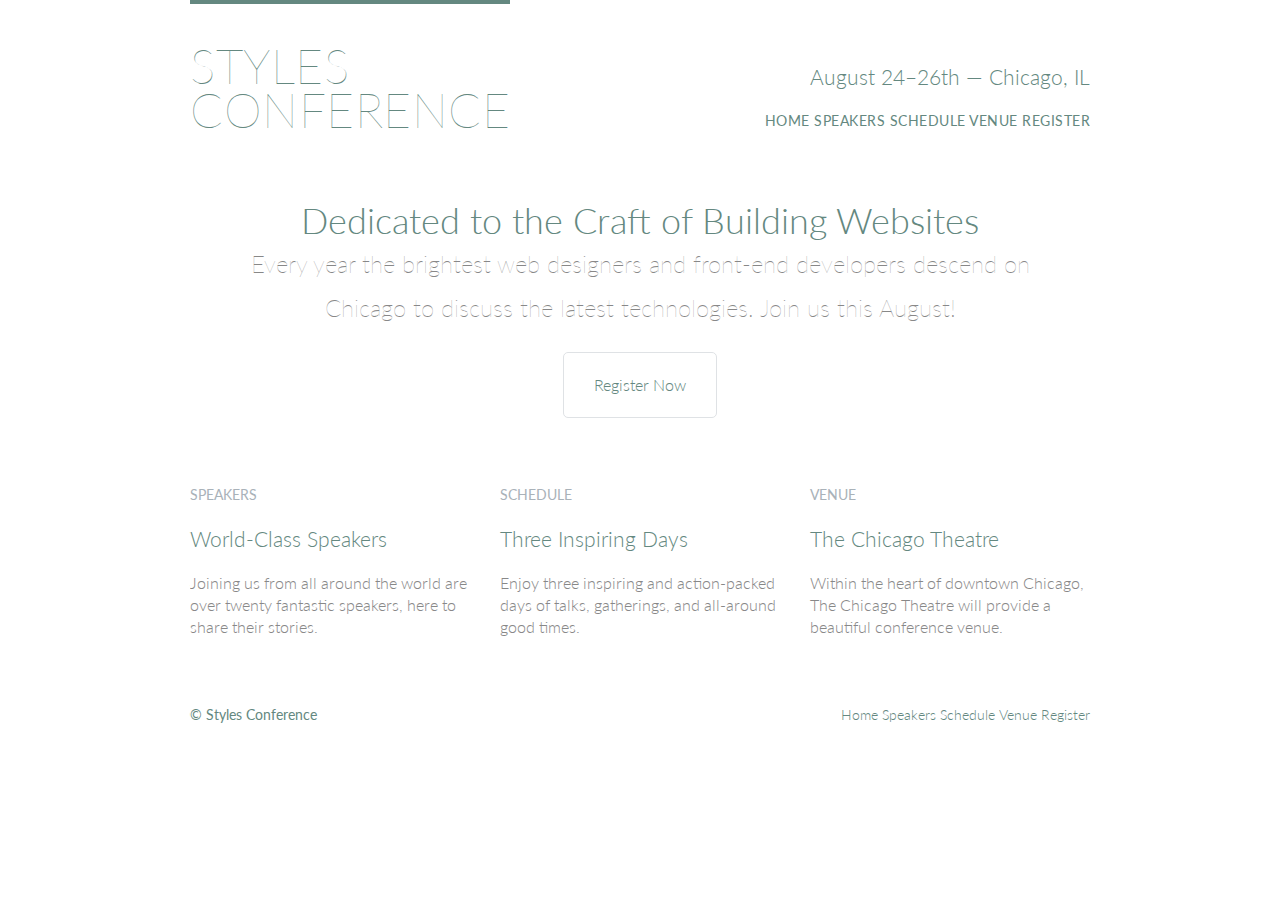
<file: index.html>
<!DOCTYPE html>
<html lang="en">

  <head>
    <meta charset="utf-8">
    <title>Styles Conference</title>
    <link rel="stylesheet" href="assets/stylesheets/main.css">
    <link rel="stylesheet" href="http://fonts.googleapis.com/css?family=Lato:100,300,400">
  </head>

  <body>

    <!-- Header -->

    <header class="container group">

      <h1 class="logo">
        <a href="index.html">Styles <br> Conference</a>
      </h1>

      <h3 class="tagline">August 24&ndash;26th &mdash; Chicago, IL</h3>

      <nav class="nav primary-nav">
        <a href="index.html">Home</a>
        <a href="speakers.html">Speakers</a>
        <a href="schedule.html">Schedule</a>
        <a href="venue.html">Venue</a>
        <a href="register.html">Register</a>
      </nav>

    </header>

    <!-- Hero -->

    <section class="hero container">

      <h2>Dedicated to the Craft of Building Websites</h2>

      <p>Every year the brightest web designers and front-end developers descend on Chicago to discuss the latest technologies. Join us this August!</p>

      <a class="btn btn-alt" href="register.html">Register Now</a>

    </section>

    <!-- Teasers -->

    <section class="grid">

      <!-- Speakers -->

      <section class="teaser col-1-3">
        <a href="speakers.html">
          <h5>Speakers</h5>
          <h3>World-Class Speakers</h3>
        </a>
        <p>Joining us from all around the world are over twenty fantastic speakers, here to share their stories.</p>
      </section><!--

      Schedule

      --><section class="teaser col-1-3">
        <a href="schedule.html">
          <h5>Schedule</h5>
          <h3>Three Inspiring Days</h3>
        </a>
        <p>Enjoy three inspiring and action-packed days of talks, gatherings, and all-around good times.</p>
      </section><!--

      Venue

      --><section class="teaser col-1-3">
        <a href="venue.html">
          <h5>Venue</h5>
          <h3>The Chicago Theatre</h3>
        </a>
        <p>Within the heart of downtown Chicago, The Chicago Theatre will provide a beautiful conference venue.</p>
      </section>

    </section>

    <!-- Footer -->

    <footer class="primary-footer container group">

      <small>&copy; Styles Conference</small>

      <nav class="nav">
        <a href="index.html">Home</a>
        <a href="speakers.html">Speakers</a>
        <a href="schedule.html">Schedule</a>
        <a href="venue.html">Venue</a>
        <a href="register.html">Register</a>
      </nav>

    </footer>

  </body>
</html>
</file>
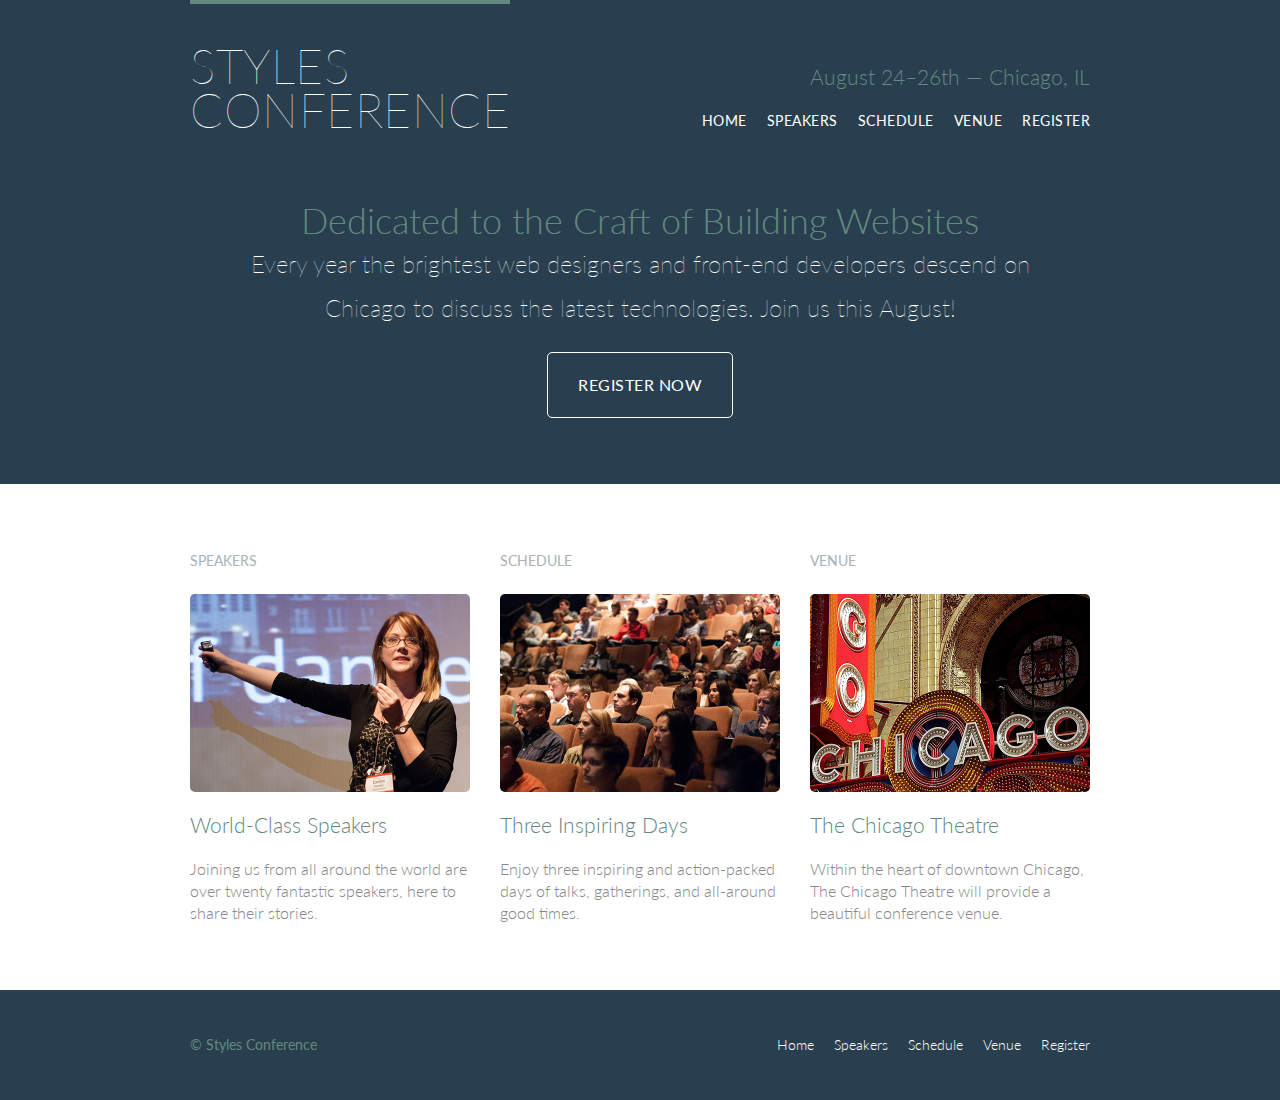
<file: assets/index.html>
<!DOCTYPE html>
<html lang="en">

  <head>
    <meta charset="utf-8">
    <title>Styles Conference</title>
    <link rel="stylesheet" href="assets/stylesheets/main.css">
    <link rel="stylesheet" href="http://fonts.googleapis.com/css?family=Lato:100,300,400">
  </head>

  <body>

    <!-- Header -->

    <header class="primary-header container group">

      <h1 class="logo">
        <a href="index.html">Styles <br> Conference</a>
      </h1>

      <h3 class="tagline">August 24&ndash;26th &mdash; Chicago, IL</h3>

      <nav class="nav primary-nav">
        <ul>
          <li><a href="index.html">Home</a></li><!--
          --><li><a href="speakers.html">Speakers</a></li><!--
          --><li><a href="schedule.html">Schedule</a></li><!--
          --><li><a href="venue.html">Venue</a></li><!--
          --><li><a href="register.html">Register</a></li>
        </ul>
      </nav>

    </header>

    <!-- Hero -->

    <section class="hero container">

      <h2>Dedicated to the Craft of Building Websites</h2>

      <p>Every year the brightest web designers and front-end developers descend on Chicago to discuss the latest technologies. Join us this August!</p>

      <a class="btn btn-alt" href="register.html">Register Now</a>

    </section>

    <!-- Teasers -->

    <section class="row">
      <div class="grid">

        <!-- Speakers -->

        <section class="teaser col-1-3">
          <h5>Speakers</h5>
          <a href="speakers.html">
            <img src="assets/images/home/speakers.jpg" alt="Professional Speaker">
            <h3>World-Class Speakers</h3>
          </a>
          <p>Joining us from all around the world are over twenty fantastic speakers, here to share their stories.</p>
        </section><!--

        Schedule

        --><section class="teaser col-1-3">
          <h5>Schedule</h5>
          <a href="schedule.html">
            <img src="assets/images/home/schedule.jpg" alt="Conference Attendees">
            <h3>Three Inspiring Days</h3>
          </a>
          <p>Enjoy three inspiring and action-packed days of talks, gatherings, and all-around good times.</p>
        </section><!--

        Venue

        --><section class="teaser col-1-3">
          <h5>Venue</h5>
          <a href="venue.html">
            <img src="assets/images/home/venue.jpg" alt="The Chicago Theatre">
            <h3>The Chicago Theatre</h3>
          </a>
          <p>Within the heart of downtown Chicago, The Chicago Theatre will provide a beautiful conference venue.</p>
        </section>

      </div>
    </section>

    <!-- Footer -->

    <footer class="primary-footer container group">

      <small>&copy; Styles Conference</small>

      <nav class="nav">
        <ul>
          <li><a href="index.html">Home</a></li><!--
          --><li><a href="speakers.html">Speakers</a></li><!--
          --><li><a href="schedule.html">Schedule</a></li><!--
          --><li><a href="venue.html">Venue</a></li><!--
          --><li><a href="register.html">Register</a></li>
        </ul>
      </nav>

    </footer>

  </body>
</html>
</file>
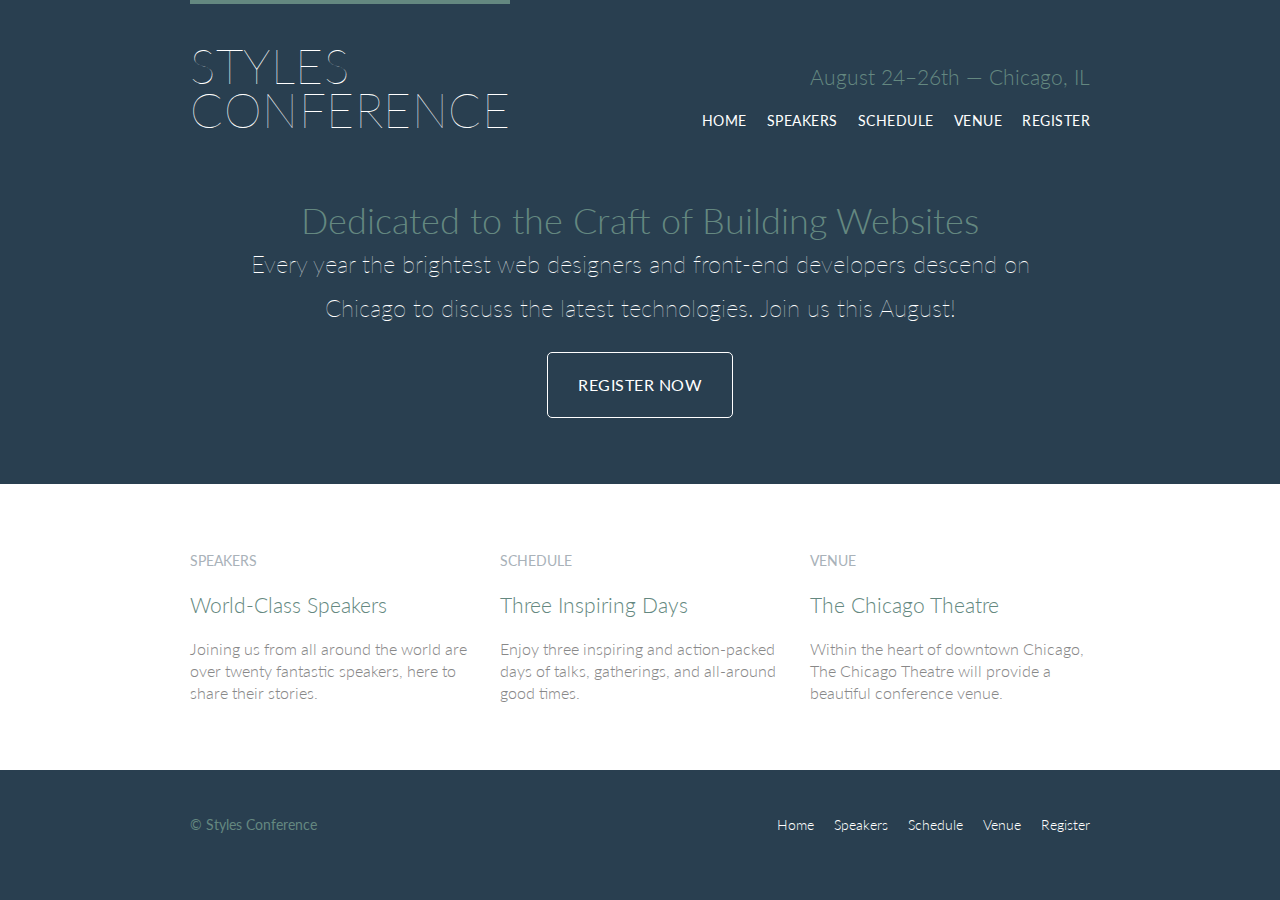
<file: New Folder With Items/index.html>
<!DOCTYPE html>
<html lang="en">

  <head>
    <meta charset="utf-8">
    <title>Styles Conference</title>
    <link rel="stylesheet" href="assets/stylesheets/main.css">
    <link rel="stylesheet" href="http://fonts.googleapis.com/css?family=Lato:100,300,400">
  </head>

  <body>

    <!-- Header -->

    <header class="primary-header container group">

      <h1 class="logo">
        <a href="index.html">Styles <br> Conference</a>
      </h1>

      <h3 class="tagline">August 24&ndash;26th &mdash; Chicago, IL</h3>

      <nav class="nav primary-nav">
        <ul>
          <li><a href="index.html">Home</a></li><!--
          --><li><a href="speakers.html">Speakers</a></li><!--
          --><li><a href="schedule.html">Schedule</a></li><!--
          --><li><a href="venue.html">Venue</a></li><!--
          --><li><a href="register.html">Register</a></li>
        </ul>
      </nav>

    </header>

    <!-- Hero -->

    <section class="hero container">

      <h2>Dedicated to the Craft of Building Websites</h2>

      <p>Every year the brightest web designers and front-end developers descend on Chicago to discuss the latest technologies. Join us this August!</p>

      <a class="btn btn-alt" href="register.html">Register Now</a>

    </section>

    <!-- Teasers -->

    <section class="row">
      <div class="grid">

        <!-- Speakers -->

        <section class="teaser col-1-3">
          <a href="speakers.html">
            <h5>Speakers</h5>
            <h3>World-Class Speakers</h3>
          </a>
          <p>Joining us from all around the world are over twenty fantastic speakers, here to share their stories.</p>
        </section><!--

        Schedule

        --><section class="teaser col-1-3">
          <a href="schedule.html">
            <h5>Schedule</h5>
            <h3>Three Inspiring Days</h3>
          </a>
          <p>Enjoy three inspiring and action-packed days of talks, gatherings, and all-around good times.</p>
        </section><!--

        Venue

        --><section class="teaser col-1-3">
          <a href="venue.html">
            <h5>Venue</h5>
            <h3>The Chicago Theatre</h3>
          </a>
          <p>Within the heart of downtown Chicago, The Chicago Theatre will provide a beautiful conference venue.</p>
        </section>

      </div>
    </section>

    <!-- Footer -->

    <footer class="primary-footer container group">

      <small>&copy; Styles Conference</small>

      <nav class="nav">
        <ul>
          <li><a href="index.html">Home</a></li><!--
          --><li><a href="speakers.html">Speakers</a></li><!--
          --><li><a href="schedule.html">Schedule</a></li><!--
          --><li><a href="venue.html">Venue</a></li><!--
          --><li><a href="register.html">Register</a></li>
        </ul>
      </nav>

    </footer>

  </body>
</html>
</file>
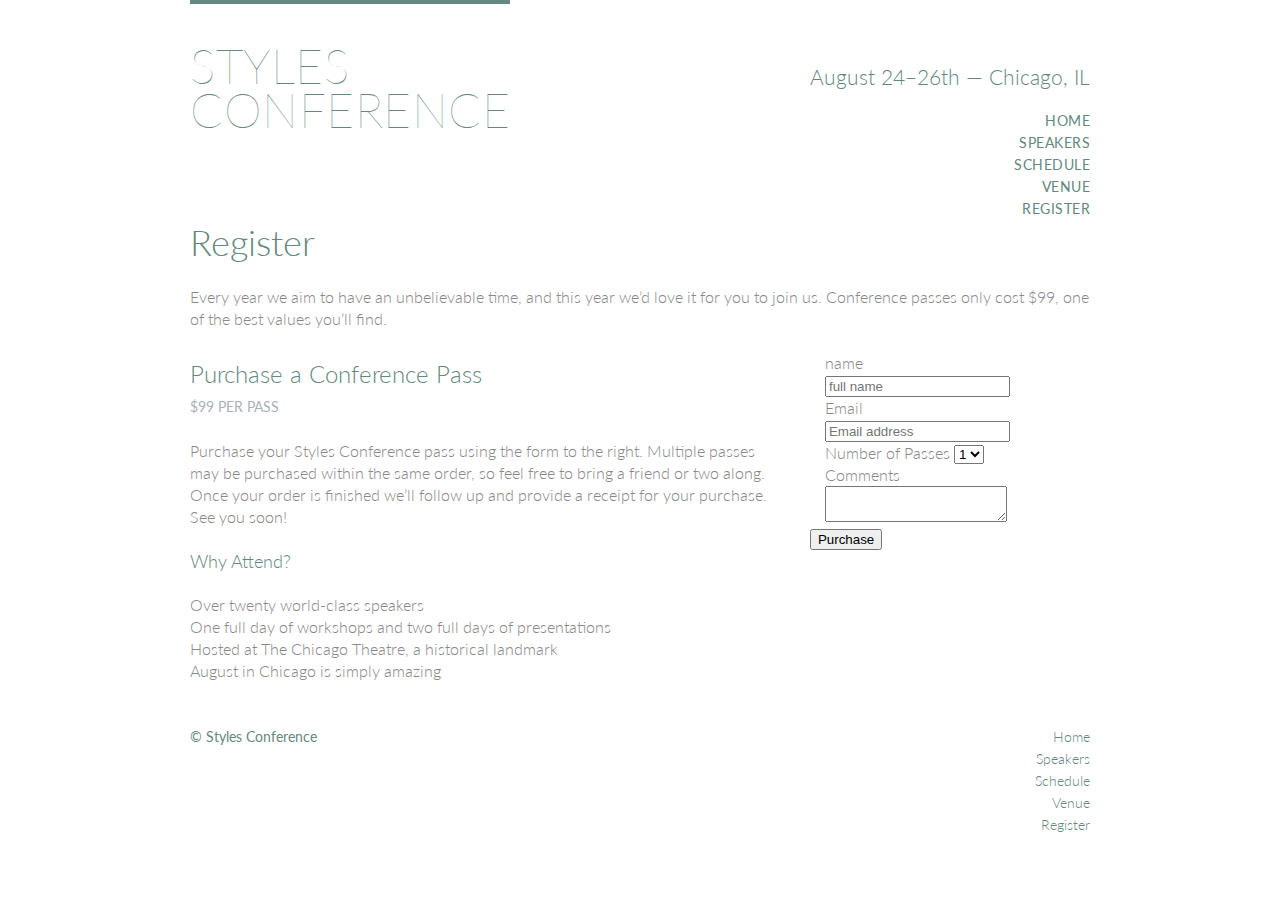
<file: register.html>
<!DOCTYPE html>
<html lang="en">

  <head>
    <meta charset="utf-8">
    <title>Register - Styles Conference</title>
    <link rel="stylesheet" href="assets/stylesheets/main.css">
    <link rel="stylesheet" href="http://fonts.googleapis.com/css?family=Lato:100,300,400">
  </head>

  <body>

    <!-- Header -->

    <header class="primary-header container group">

      <h1 class="logo">
        <a href="index.html">Styles <br> Conference</a>
      </h1>

      <h3 class="tagline">August 24&ndash;26th &mdash; Chicago, IL</h3>

      <nav class="nav primary-nav">
        <ul>
          <li><a href="index.html">Home</a></li><!--
          --><li><a href="speakers.html">Speakers</a></li><!--
          --><li><a href="schedule.html">Schedule</a></li><!--
          --><li><a href="venue.html">Venue</a></li><!--
          --><li><a href="register.html">Register</a></li>
        </ul>
      </nav>

    </header>

    <!-- Lead -->

    <section class="row-alt">
      <div class="lead container">

        <h1>Register</h1>

        <p>Every year we aim to have an unbelievable time, and this year we&#8217;d love it for you to join us. Conference passes only cost $99, one of the best values you&#8217;ll find.</p>

      </div>
    </section>

    <section class="row">
     <div class="grid">
     <section class="col-2-3">
       <h2>Purchase a Conference Pass</h2>
  <h5>$99 per Pass</h5>

  <p>Purchase your Styles Conference pass using the form to the right. Multiple passes may be purchased within the same order, so feel free to bring a friend or two along. Once your order is finished we&#8217;ll follow up and provide a receipt for your purchase. See you soon!</p>

  <h4>Why Attend?</h4>

  <ul class="why-attend">
  <li>Over twenty world-class speakers</li>
    <li>One full day of workshops and two full days of presentations</li>
    <li>Hosted at The Chicago Theatre, a historical landmark</li>
    <li>August in Chicago is simply amazing</li>
  </ul>


     </section><!--
     
     --><form class="col-1-3" action="#" method="post">
      <fieldset class="col-1-3 action=">
        <label>
          name
          <input type="text" name="name" placeholder="full name" required
        </label>
        <label>
          Email
          <input type="email" name="email" placeholder="Email address" required  
        </label>
         <label>
      Number of Passes
      <select name="quantity" required>
        <option value="1" selected>1</option>
        <option value="2">2</option>
        <option value="3">3</option>
        <option value="4">4</option>
        <option value="5">5</option>
      </select>
    </label>

     <label>
      Comments
      <textarea name="comments"></textarea>
    </label>

  </fieldset>

  <input type="submit" name="submit" value="Purchase">

     </form>

     </div>

    </section>

    <!-- Footer -->

    <footer class="primary-footer container group">

      <small>&copy; Styles Conference</small>

      <nav class="nav">
        <ul>
          <li><a href="index.html">Home</a></li><!--
          --><li><a href="speakers.html">Speakers</a></li><!--
          --><li><a href="schedule.html">Schedule</a></li><!--
          --><li><a href="venue.html">Venue</a></li><!--
          --><li><a href="register.html">Register</a></li>
        </ul>
      </nav>

    </footer>

  </body>
</html>
</file>
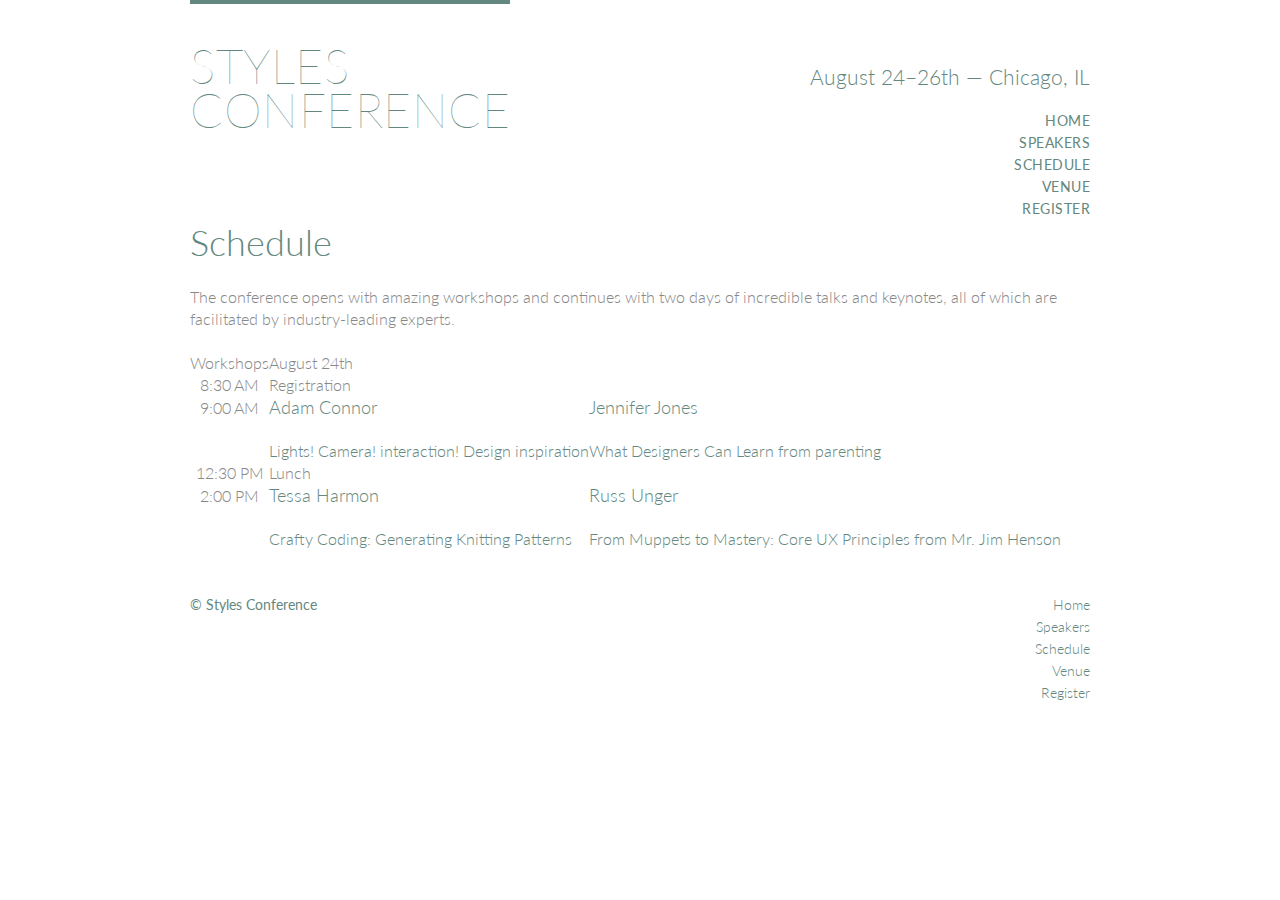
<file: schedule.html>
<!DOCTYPE html>
<html lang="en">

  <head>
    <meta charset="utf-8">
    <title>Schedule - Styles Conference</title>
    <link rel="stylesheet" href="assets/stylesheets/main.css">
    <link rel="stylesheet" href="http://fonts.googleapis.com/css?family=Lato:100,300,400">
  </head>

  <body>

    <!-- Header -->

    <header class="primary-header container group">

      <h1 class="logo">
        <a href="index.html">Styles <br> Conference</a>
      </h1>

      <h3 class="tagline">August 24&ndash;26th &mdash; Chicago, IL</h3>

      <nav class="nav primary-nav">
        <ul>
          <li><a href="index.html">Home</a></li><!--
          --><li><a href="speakers.html">Speakers</a></li><!--
          --><li><a href="schedule.html">Schedule</a></li><!--
          --><li><a href="venue.html">Venue</a></li><!--
          --><li><a href="register.html">Register</a></li>
        </ul>
      </nav>

    </header>

    <!-- Lead -->

    <section class="row-alt">
      <div class="lead container">

        <h1>Schedule</h1>

        <p>The conference opens with amazing workshops and continues with two days of incredible talks and keynotes, all of which are facilitated by industry-leading experts.</p>

      </div>
    </section>

    <section class="row">
      <div class="container">
        <table>
          <thead>
           <tr>
            <th scope="row">Workshops</th>
            <td class="schedule-offset" colspon="2">August 24th</td>
           </tr>
          </thead>
          <tbody>
            <tr>
            <th scope="row">
              <time datetime="08:30:00">8:30 AM</time>
            </th>
            <td class="schedule-offset" colspan="2">Registration</td>
            </tr>
            <tr>
              <th scope="row">
                <time datetime="09:00:00">9:00 AM</time>
              </th>
              <td>
                <a href="speakers.html/#adam-connor">
                  <h4>Adam Connor</h4>
                  Lights! Camera! interaction! Design inspiration
                </a>
              </td>
              <td>
                <a href="speakers.html#jennifer-jones">
                  <h4>Jennifer Jones</h4>
                  What Designers Can Learn from parenting
                </a>
              </td>
            </tr>
             </tr>
              <tr>
                <th scope="row">
                  <time datetime="12:30:00">12:30 PM</time>
                </th>
                <td class="schedule-offset" colspan="2">
                  Lunch
                </td>
              </tr>
              <tr>
                <th scope="row">
                  <time datetime="14:00">2:00 PM</time>
                </th>
                <td>
                  <a href="speakers.html#tessa-harmon">
                    <h4>Tessa Harmon</h4>
                    Crafty Coding: Generating Knitting Patterns
                  </a>
                </td>
                <td>
                  <a href="speakers.html#russ-unger">
                    <h4>Russ Unger</h4>
                    From Muppets to Mastery: Core UX Principles from Mr. Jim Henson
                  </a>
                </td>
              </tr>
          </tbody>       
         </table>
      </div>
    </section>

    <!-- Footer -->

    <footer class="primary-footer container group">

      <small>&copy; Styles Conference</small>

      <nav class="nav">
        <ul>
          <li><a href="index.html">Home</a></li><!--
          --><li><a href="speakers.html">Speakers</a></li><!--
          --><li><a href="schedule.html">Schedule</a></li><!--
          --><li><a href="venue.html">Venue</a></li><!--
          --><li><a href="register.html">Register</a></li>
        </ul>
      </nav>

    </footer>

  </body>
</html>
</file>
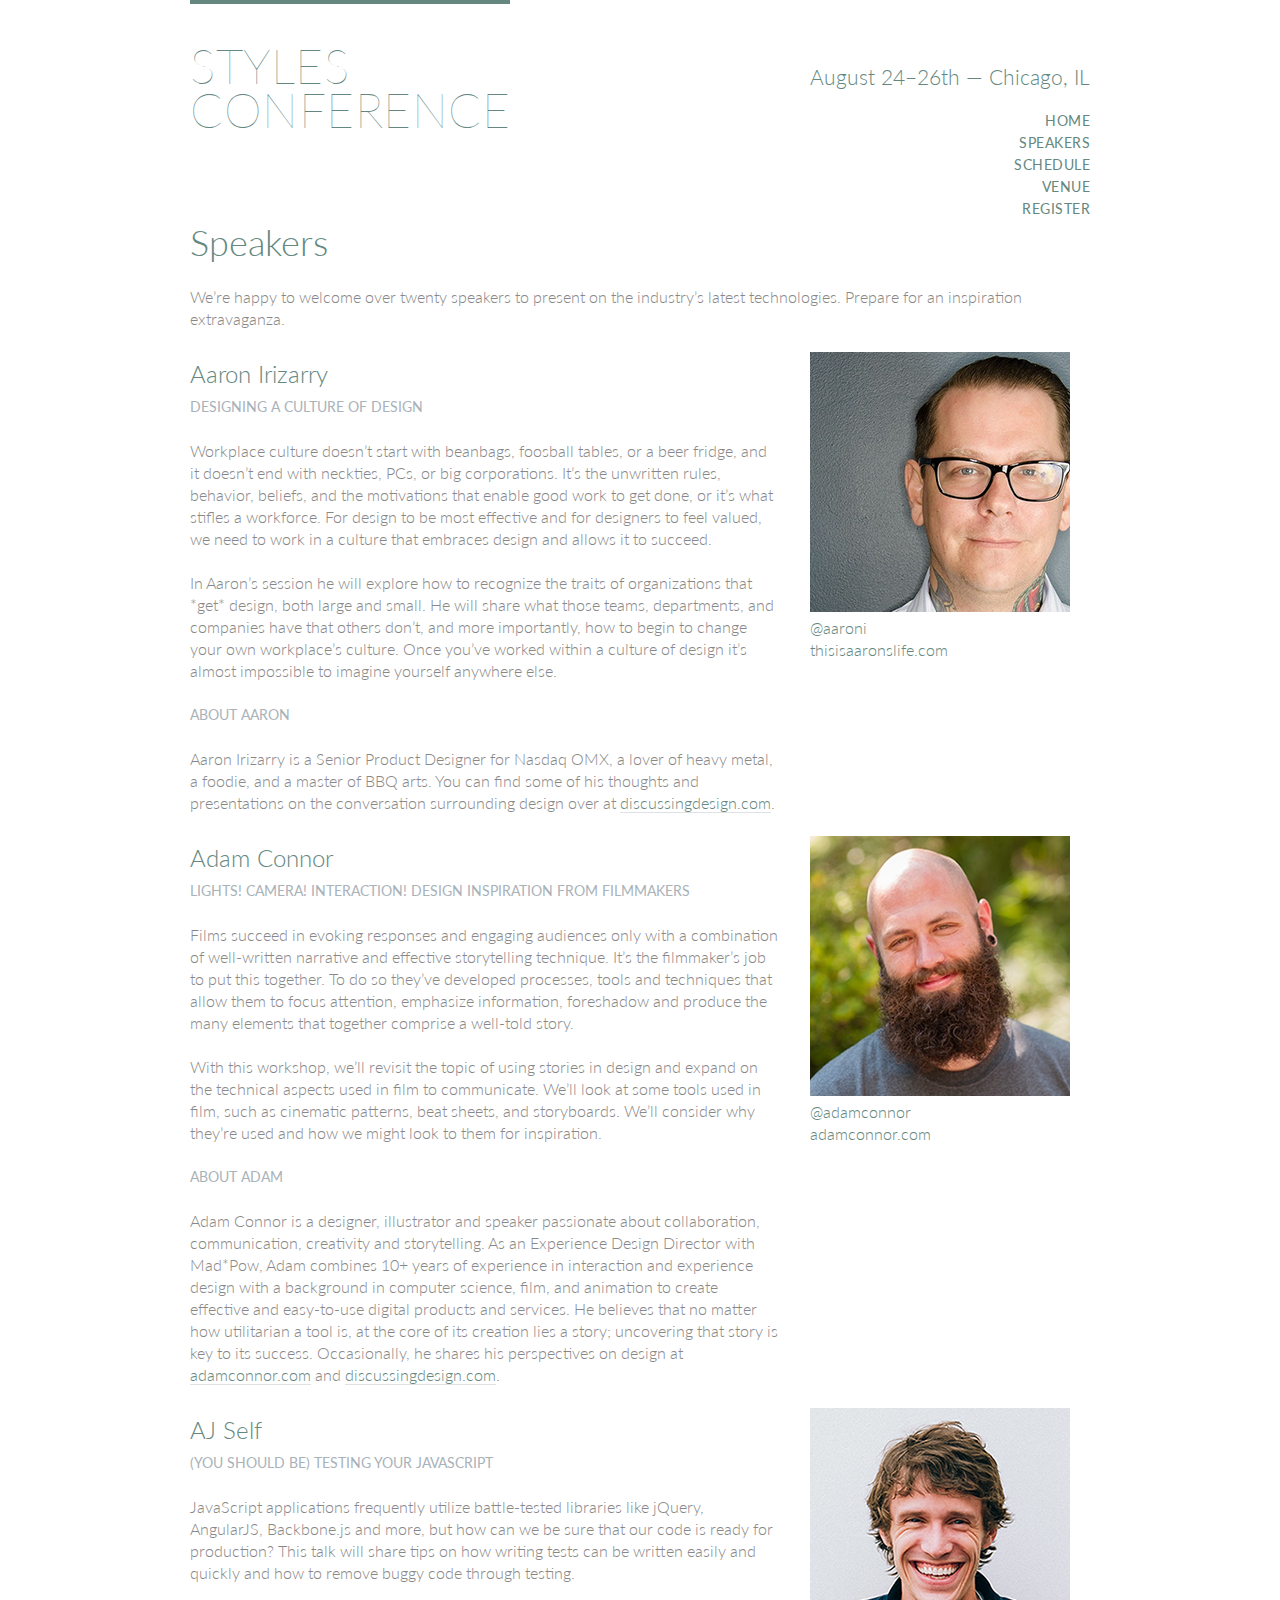
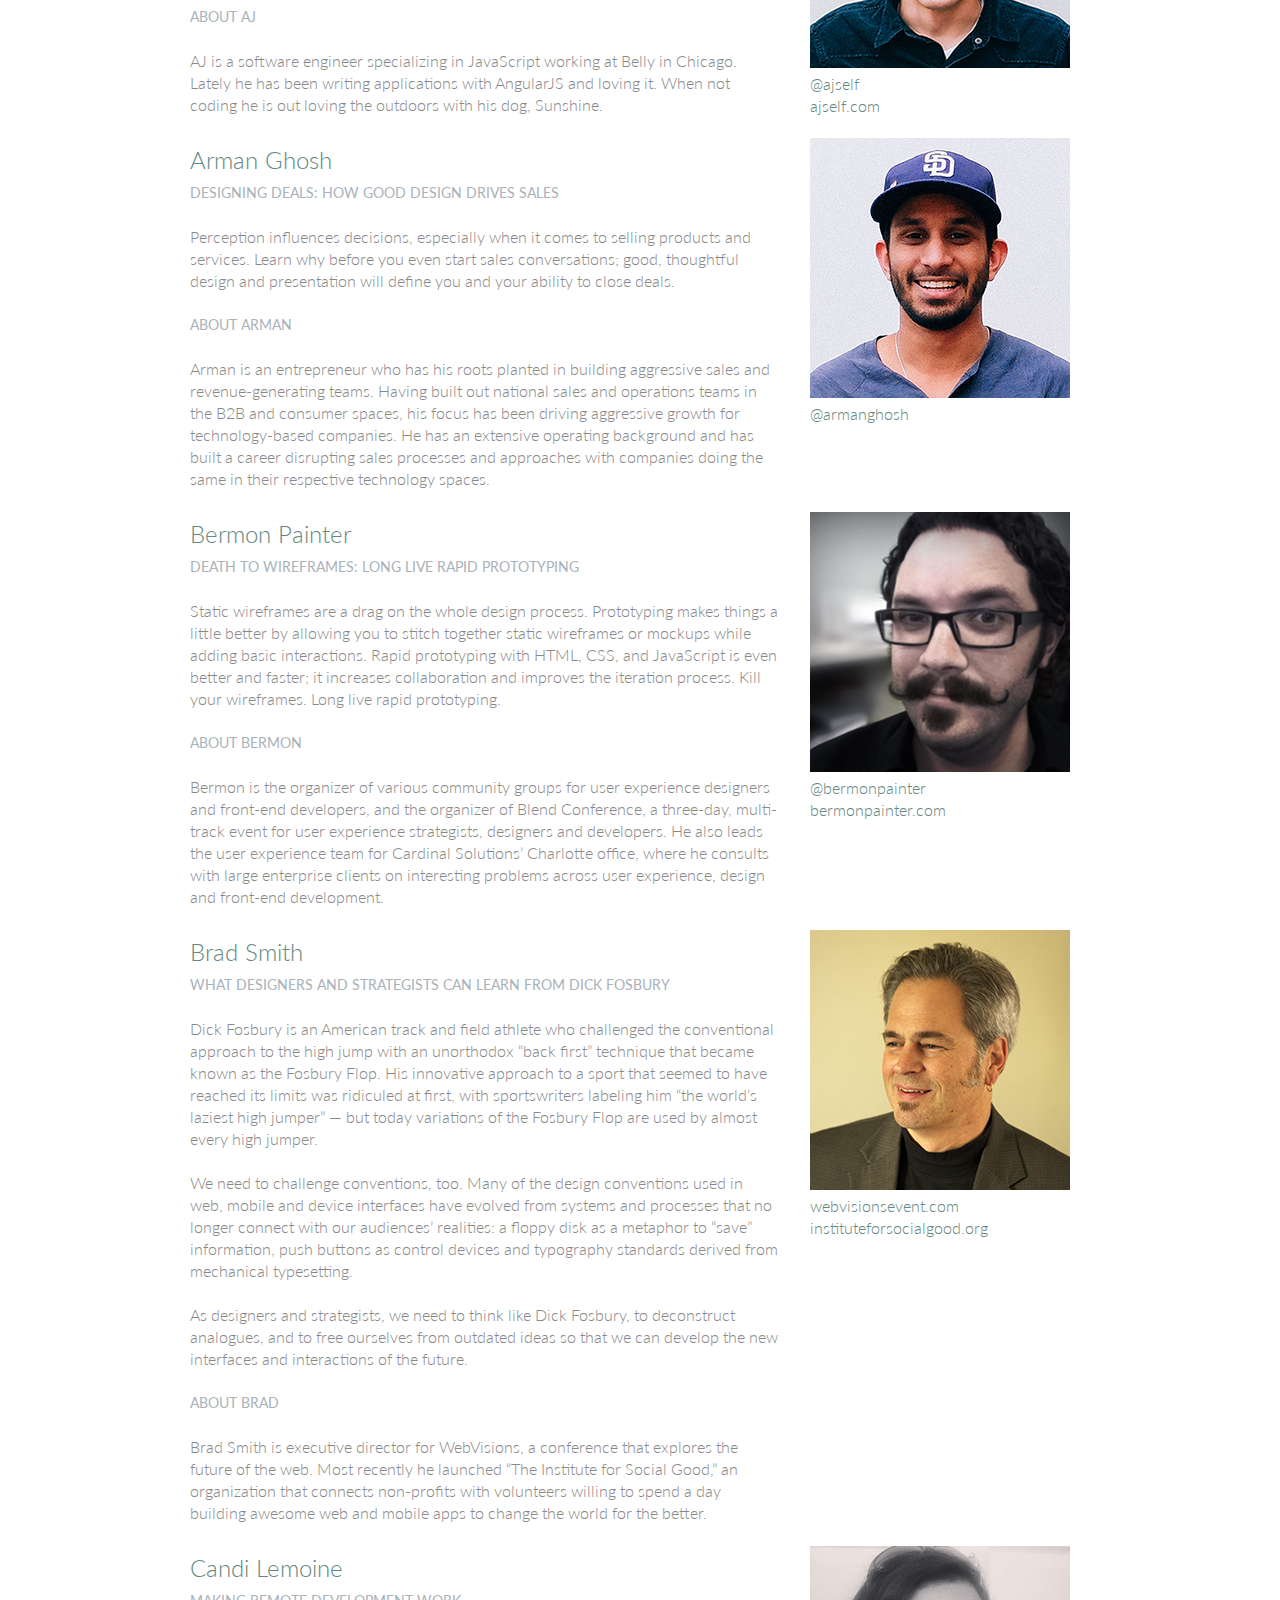
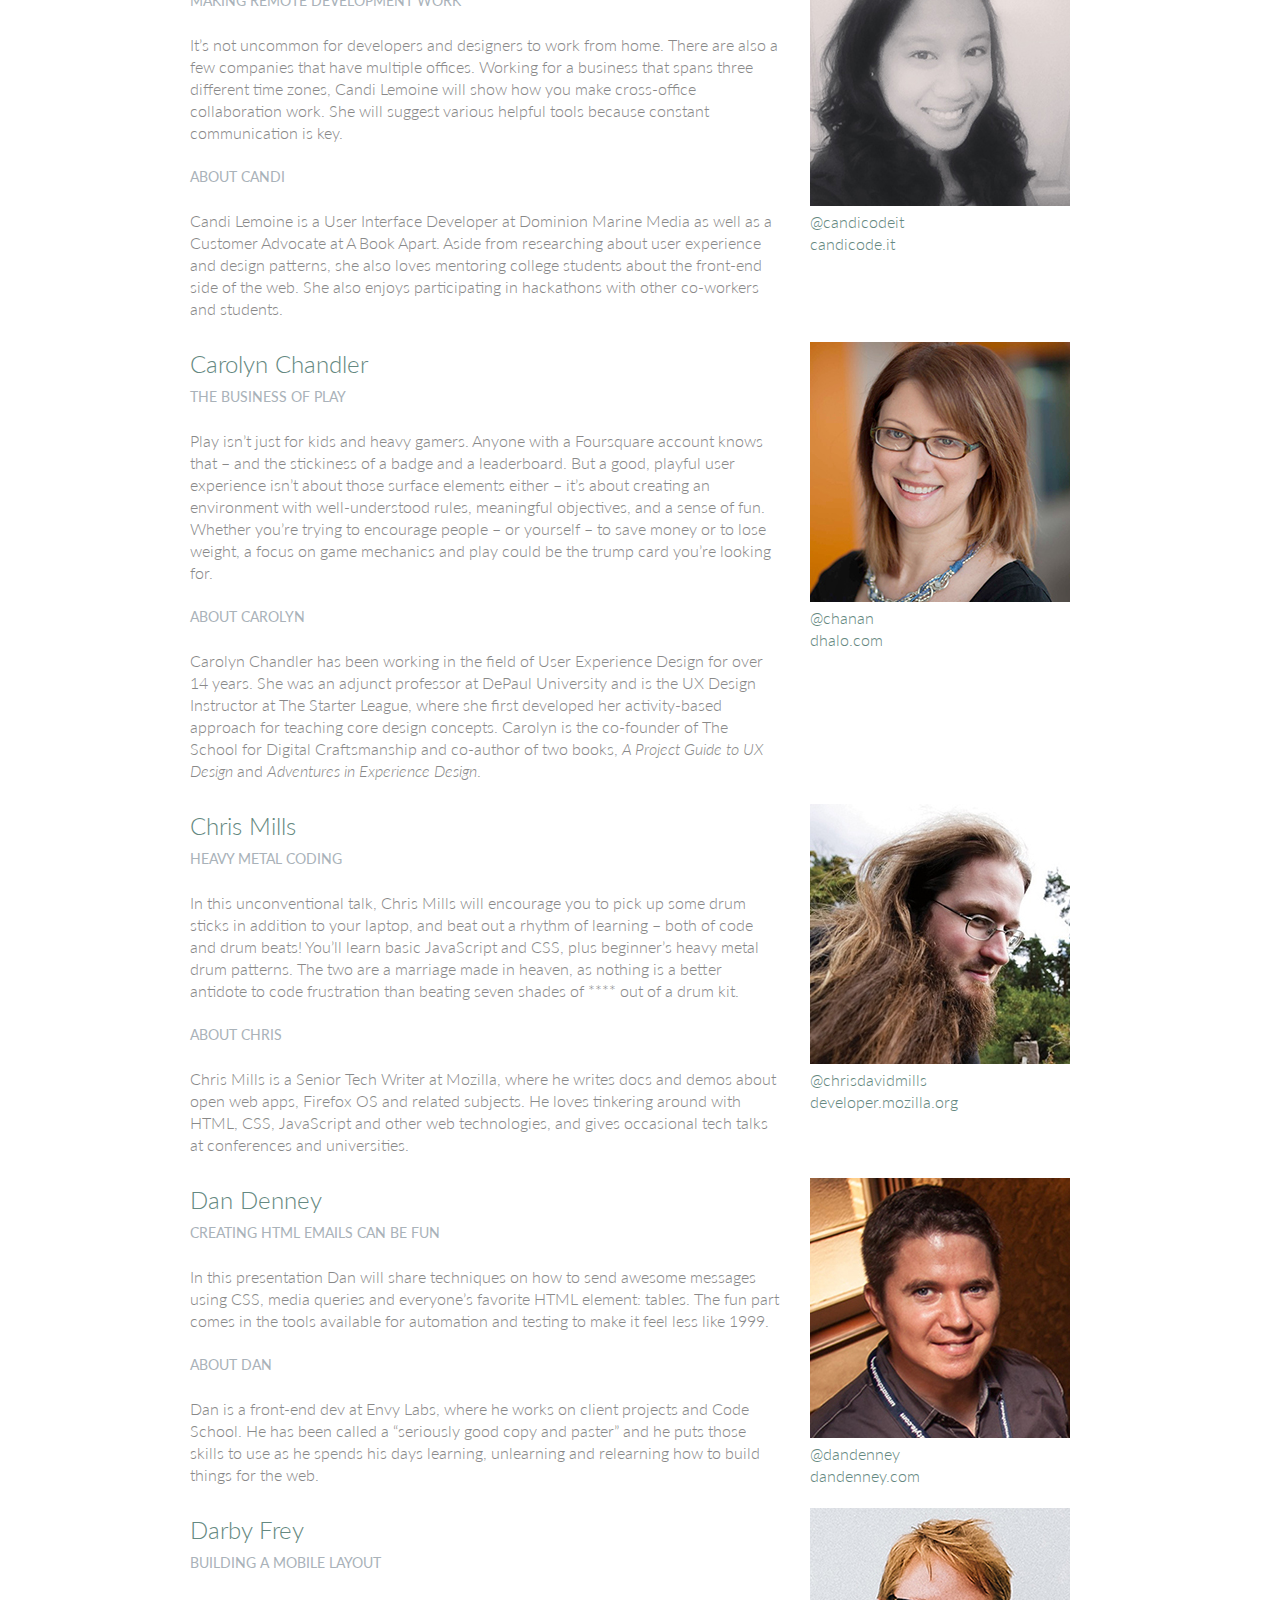
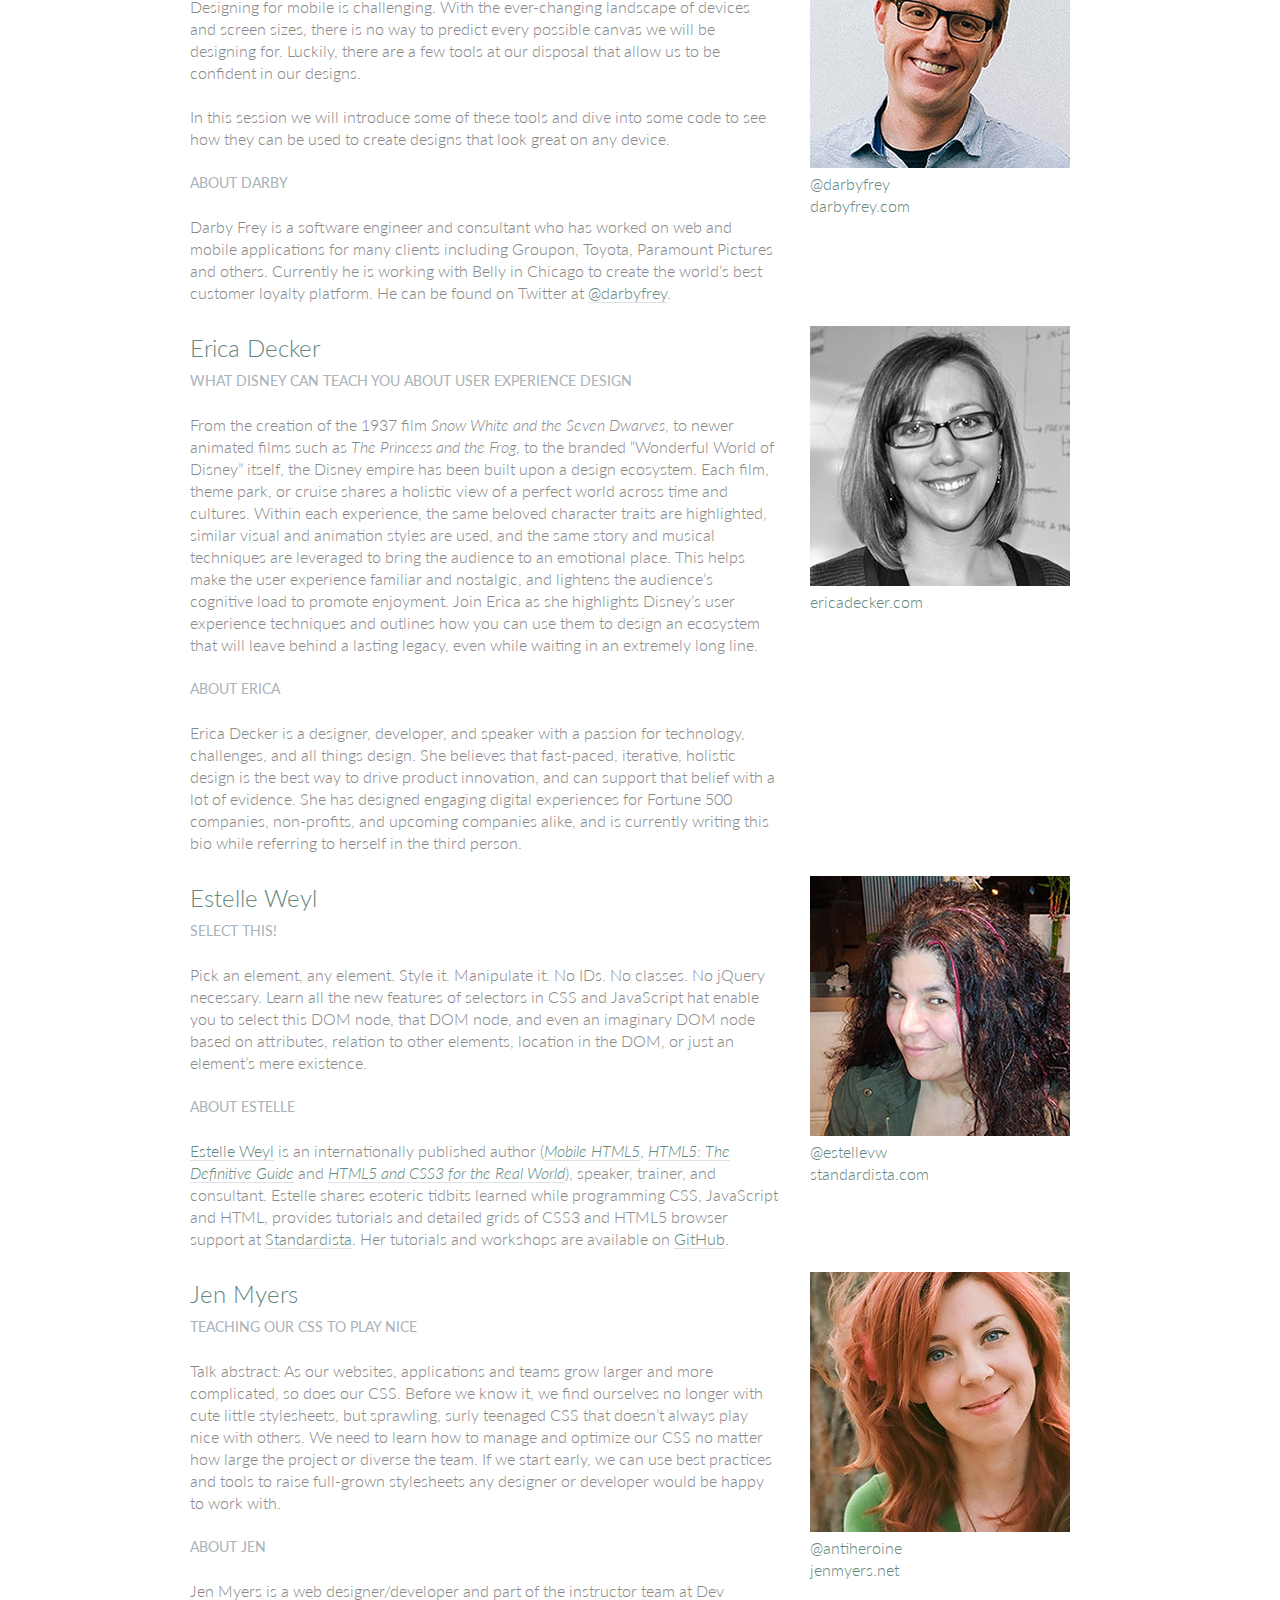
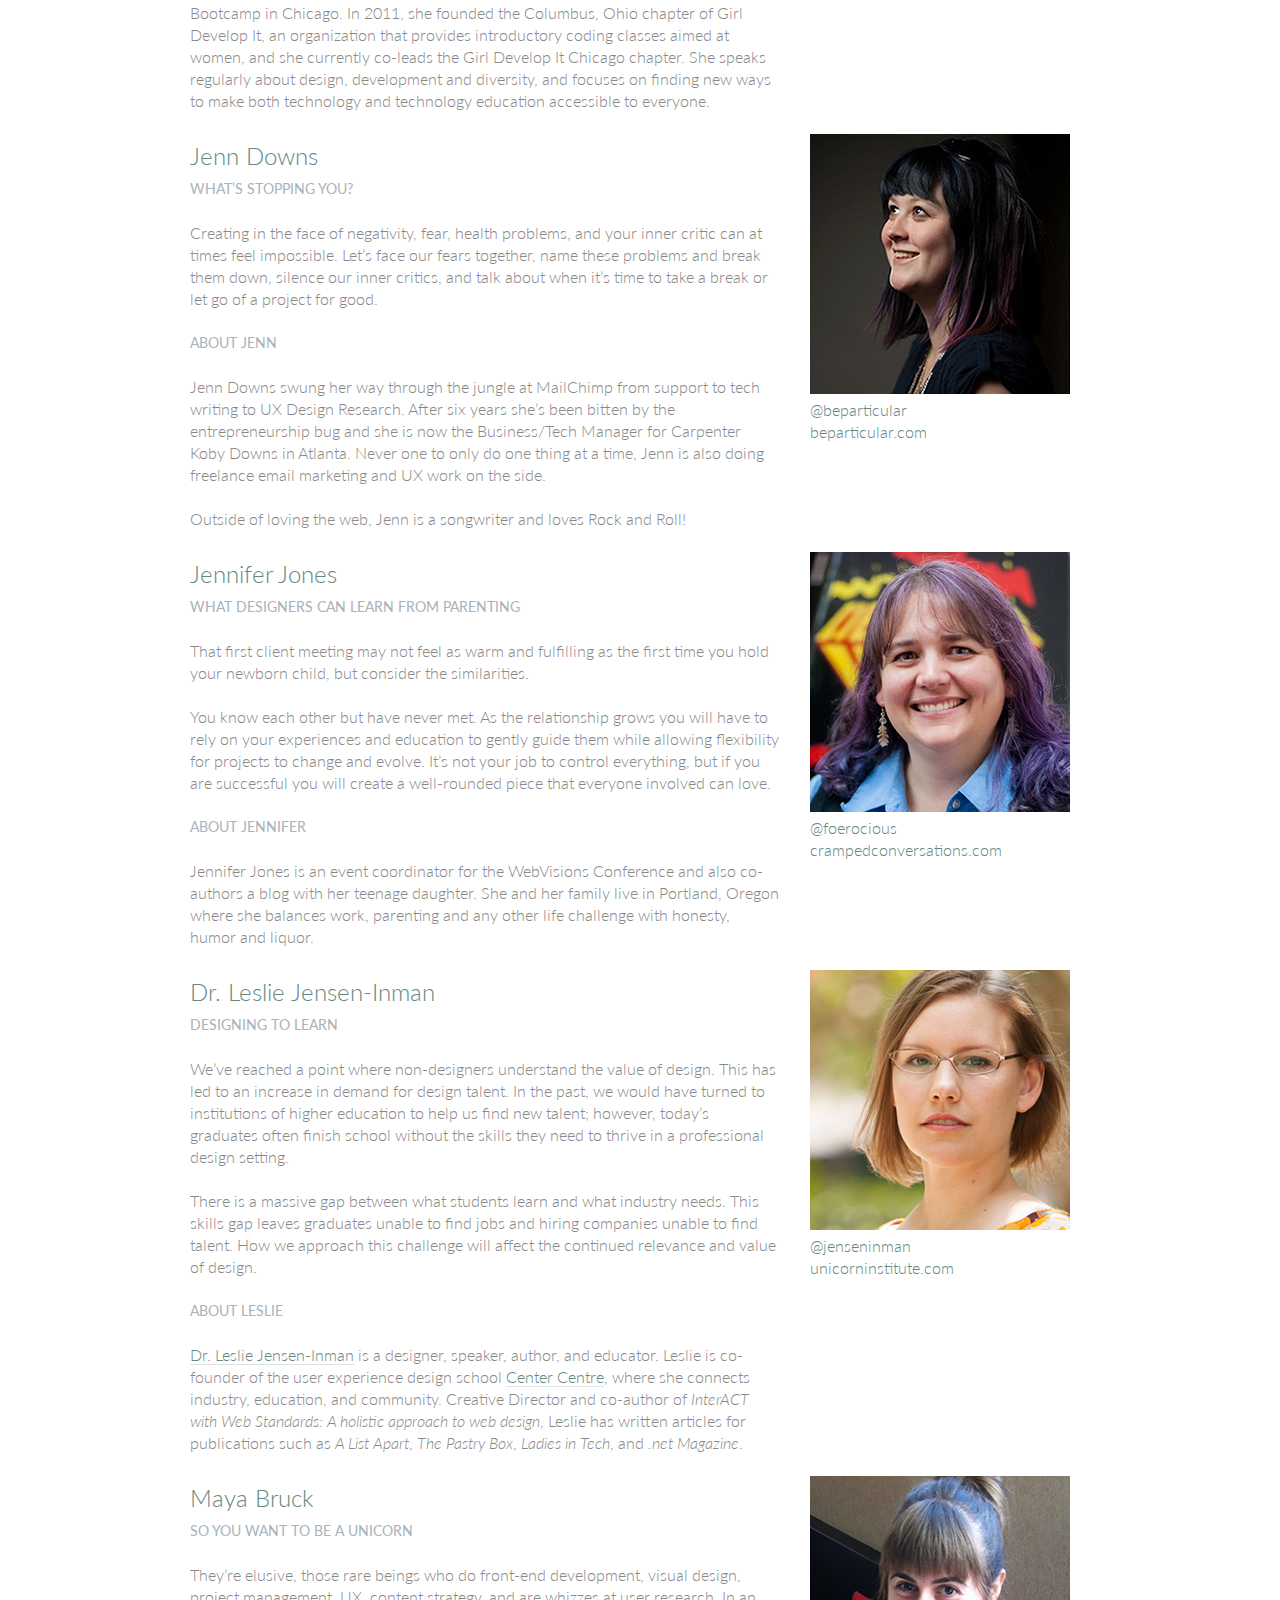
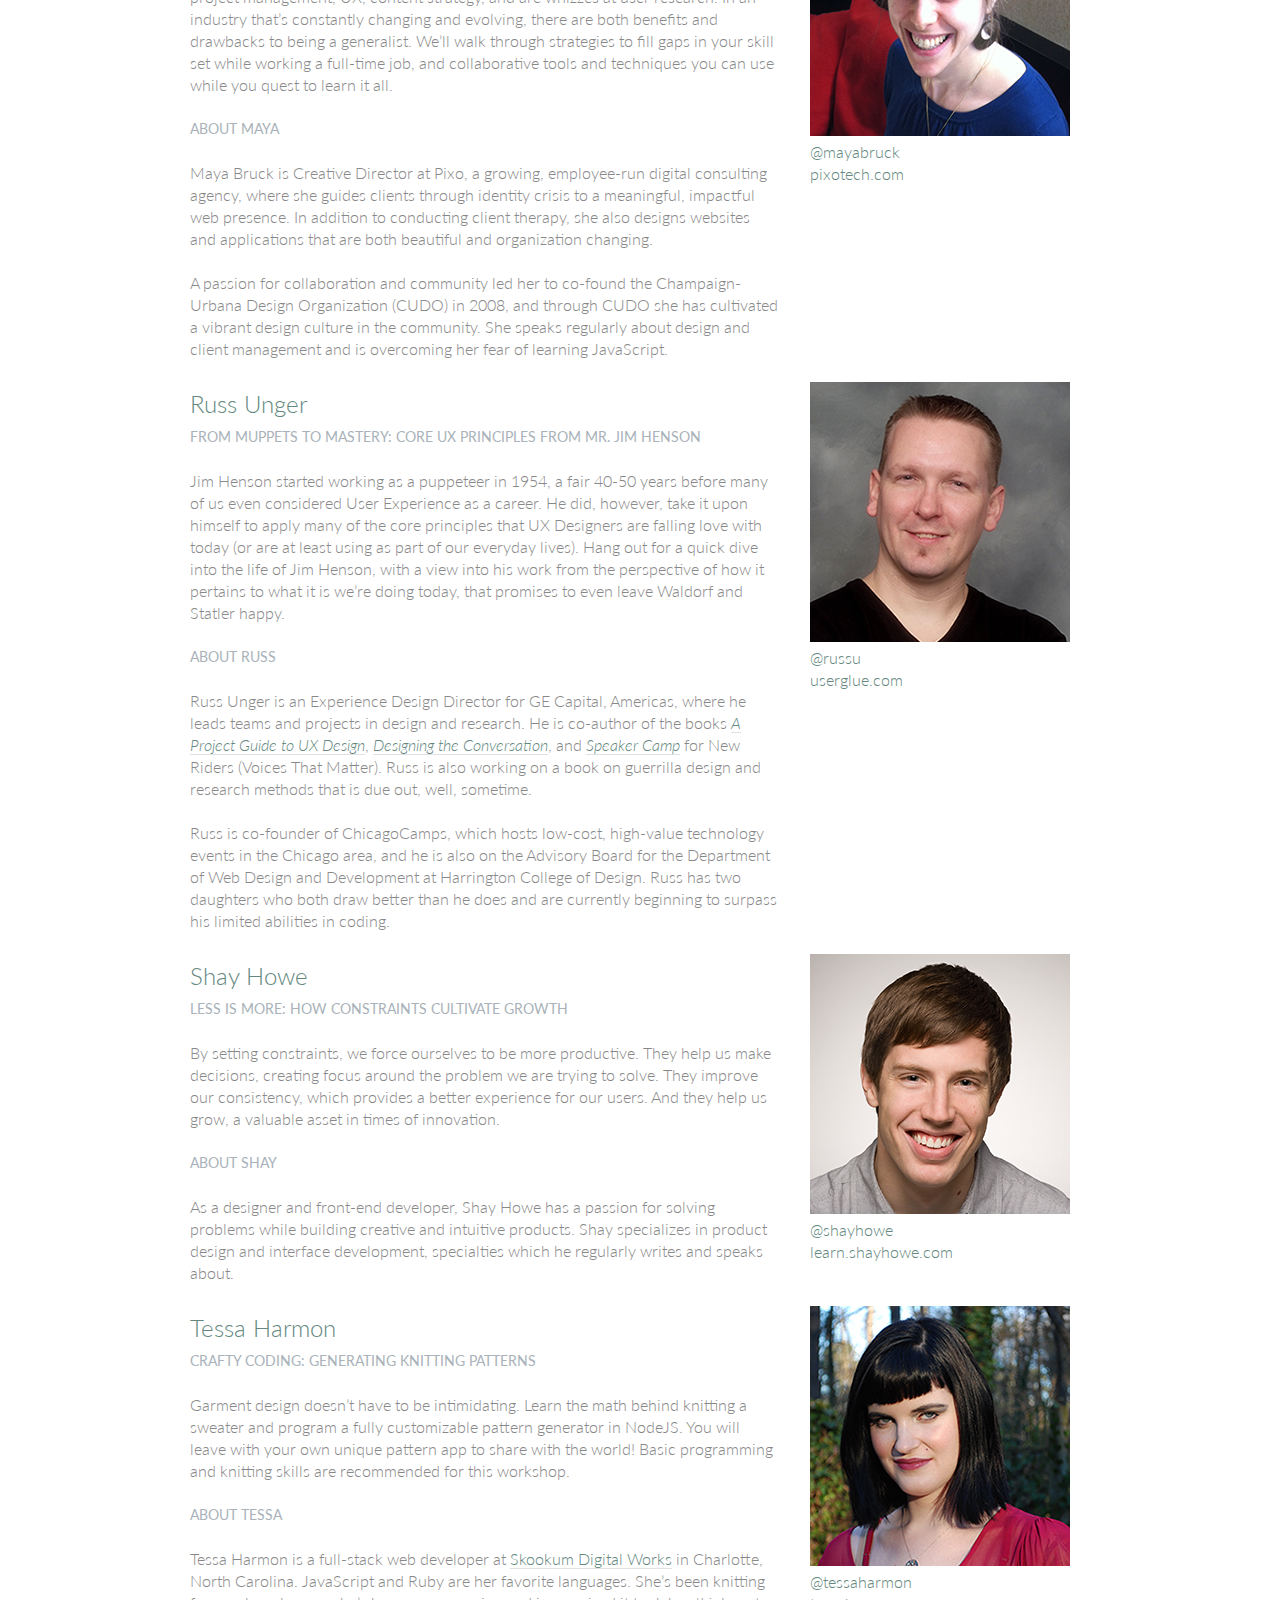
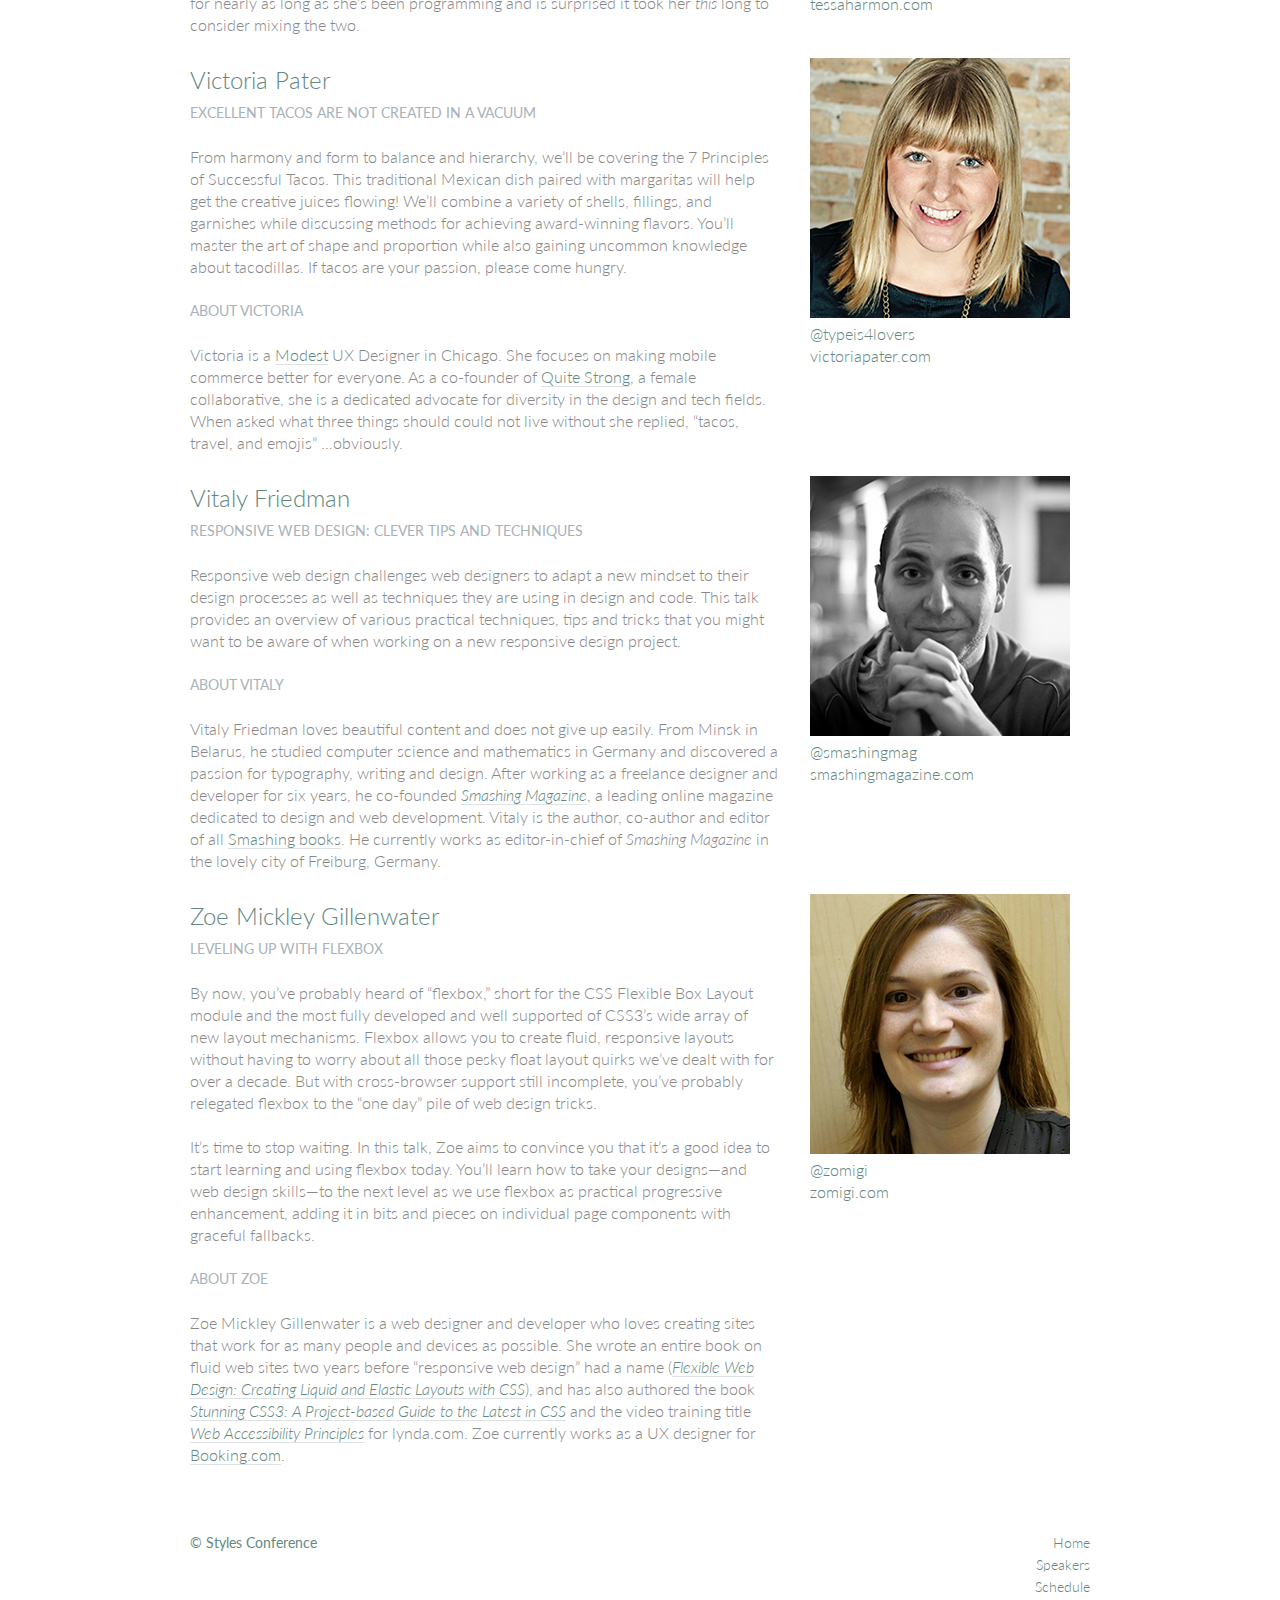
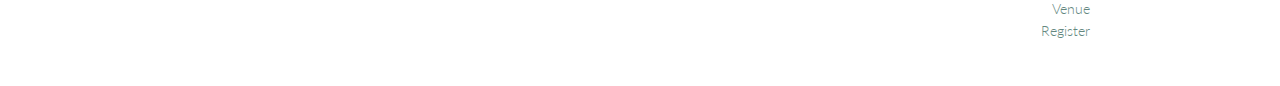
<file: speakers.html>
<!DOCTYPE html>
<html lang="en">

  <head>
    <meta charset="utf-8">
    <title>Speakers - Styles Conference</title>
    <link rel="stylesheet" href="assets/stylesheets/main.css">
    <link rel="stylesheet" href="http://fonts.googleapis.com/css?family=Lato:100,300,400">
  </head>

  <body>

    <!-- Header -->

    <header class="primary-header container group">

      <h1 class="logo">
        <a href="index.html">Styles <br> Conference</a>
      </h1>

      <h3 class="tagline">August 24&ndash;26th &mdash; Chicago, IL</h3>

      <nav class="nav primary-nav">
        <ul>
          <li><a href="index.html">Home</a></li><!--
          --><li><a href="speakers.html">Speakers</a></li><!--
          --><li><a href="schedule.html">Schedule</a></li><!--
          --><li><a href="venue.html">Venue</a></li><!--
          --><li><a href="register.html">Register</a></li>
        </ul>
      </nav>

    </header>

    <!-- Lead -->

    <section class="row-alt">
      <div class="lead container">

        <h1>Speakers</h1>

        <p>We&#8217;re happy to welcome over twenty speakers to present on the industry&#8217;s latest technologies. Prepare for an inspiration extravaganza.</p>

      </div>
    </section>

    <!-- Main content -->

    <section class="row">
      <div class="grid">

        <!-- Aaron Irizarry -->

        <section class="speaker" id="aaron-irizarry">

          <div class="col-2-3">

            <h2>Aaron Irizarry</h2>
            <h5>Designing a Culture of Design</h5>

            <p>Workplace culture doesn&#8217;t start with beanbags, foosball tables, or a beer fridge, and it doesn&#8217;t end with neckties, PCs, or big corporations. It&#8217;s the unwritten rules, behavior, beliefs, and the motivations that enable good work to get done, or it&#8217;s what stifles a workforce. For design to be most effective and for designers to feel valued, we need to work in a culture that embraces design and allows it to succeed.</p>

            <p>In Aaron&#8217;s session he will explore how to recognize the traits of organizations that *get* design, both large and small. He will share what those teams, departments, and companies have that others don&#8217;t, and more importantly, how to begin to change your own workplace&#8217;s culture. Once you&#8217;ve worked within a culture of design it&#8217;s almost impossible to imagine yourself anywhere else.</p>

            <h5>About Aaron</h5>

            <p>Aaron Irizarry is a Senior Product Designer for Nasdaq OMX, a lover of heavy metal, a foodie, and a master of BBQ arts. You can find some of his thoughts and presentations on the conversation surrounding design over at <a href="http://www.discussingdesign.com/">discussingdesign.com</a>.</p>

          </div><!--

          --><aside class="col-1-3">
            <div class="speaker-info">

              <img src="assets/images/speakers/aaron-irizarry.jpg" alt="Aaron Irizarry">

              <ul>
                <li><a href="https://twitter.com/aaroni">@aaroni</a></li>
                <li><a href="http://www.thisisaaronslife.com/">thisisaaronslife.com</a></li>
              </ul>

            </div>
          </aside>

        </section>

        <!-- Adam Connor -->

        <section class="speaker" id="adam-connor">

          <div class="col-2-3">

            <h2>Adam Connor</h2>
            <h5>Lights! Camera! Interaction! Design Inspiration from Filmmakers</h5>

            <p>Films succeed in evoking responses and engaging audiences only with a combination of well-written narrative and effective storytelling technique. It&#8217;s the filmmaker&#8217;s job to put this together. To do so they&#8217;ve developed processes, tools and techniques that allow them to focus attention, emphasize information, foreshadow and produce the many elements that together comprise a well-told story.</p>

            <p>With this workshop, we&#8217;ll revisit the topic of using stories in design and expand on the technical aspects used in film to communicate. We&#8217;ll look at some tools used in film, such as cinematic patterns, beat sheets, and storyboards. We&#8217;ll consider why they&#8217;re used and how we might look to them for inspiration.</p>

            <h5>About Adam</h5>

            <p>Adam Connor is a designer, illustrator and speaker passionate about collaboration, communication, creativity and storytelling. As an Experience Design Director with Mad*Pow, Adam combines 10+ years of experience in interaction and experience design with a background in computer science, film, and animation to create effective and easy-to-use digital products and services. He believes that no matter how utilitarian a tool is, at the core of its creation lies a story; uncovering that story is key to its success. Occasionally, he shares his perspectives on design at <a href="http://adamconnor.com/">adamconnor.com</a> and <a href="http://www.discussingdesign.com/">discussingdesign.com</a>.</p>

          </div><!--

          --><aside class="col-1-3">
            <div class="speaker-info">

              <img src="assets/images/speakers/adam-connor.jpg" alt="Adam Connor">

              <ul>
                <li><a href="https://twitter.com/adamconnor">@adamconnor</a></li>
                <li><a href="http://adamconnor.com/">adamconnor.com</a></li>
              </ul>

            </div>
          </aside>

        </section>

        <!-- AJ Self -->

        <section class="speaker" id="aj-self">

          <div class="col-2-3">

            <h2>AJ Self</h2>
            <h5>(You Should Be) Testing Your JavaScript</h5>

            <p>JavaScript applications frequently utilize battle-tested libraries like jQuery, AngularJS, Backbone.js and more, but how can we be sure that our code is ready for production? This talk will share tips on how writing tests can be written easily and quickly and how to remove buggy code through testing.</p>

            <h5>About AJ</h5>

            <p>AJ is a software engineer specializing in JavaScript working at Belly in Chicago. Lately he has been writing applications with AngularJS and loving it. When not coding he is out loving the outdoors with his dog, Sunshine.</p>

          </div><!--

          --><aside class="col-1-3">
            <div class="speaker-info">

              <img src="assets/images/speakers/aj-self.jpg" alt="AJ Self">

              <ul>
                <li><a href="https://twitter.com/ajself">@ajself</a></li>
                <li><a href="http://www.ajself.com/">ajself.com</a></li>
              </ul>

            </div>
          </aside>

        </section>

        <!-- Arman Ghosh -->

        <section class="speaker" id="arman-ghosh">

          <div class="col-2-3">

            <h2>Arman Ghosh</h2>
            <h5>Designing Deals: How Good Design Drives Sales</h5>

            <p>Perception influences decisions, especially when it comes to selling products and services. Learn why before you even start sales conversations; good, thoughtful design and presentation will define you and your ability to close deals.</p>

            <h5>About Arman</h5>

            <p>Arman is an entrepreneur who has his roots planted in building aggressive sales and revenue-generating teams. Having built out national sales and operations teams in the B2B and consumer spaces, his focus has been driving aggressive growth for technology-based companies. He has an extensive operating background and has built a career disrupting sales processes and approaches with companies doing the same in their respective technology spaces.</p>

          </div><!--

          --><aside class="col-1-3">
            <div class="speaker-info">

              <img src="assets/images/speakers/arman-ghosh.jpg" alt="Arman Ghosh">

              <ul>
                <li><a href="https://twitter.com/armanghosh">@armanghosh</a></li>
              </ul>

            </div>
          </aside>

        </section>

        <!-- Bermon Painter -->

        <section class="speaker" id="bermon-painter">

          <div class="col-2-3">

            <h2>Bermon Painter</h2>
            <h5>Death to Wireframes: Long Live Rapid Prototyping</h5>

            <p>Static wireframes are a drag on the whole design process. Prototyping makes things a little better by allowing you to stitch together static wireframes or mockups while adding basic interactions. Rapid prototyping with HTML, CSS, and JavaScript is even better and faster; it increases collaboration and improves the iteration process. Kill your wireframes. Long live rapid prototyping.</p>

            <h5>About Bermon</h5>

            <p>Bermon is the organizer of various community groups for user experience designers and front-end developers, and the organizer of Blend Conference, a three-day, multi-track event for user experience strategists, designers and developers. He also leads the user experience team for Cardinal Solutions&#8217; Charlotte office, where he consults with large enterprise clients on interesting problems across user experience, design and front-end development.</p>

          </div><!--

          --><aside class="col-1-3">
            <div class="speaker-info">

              <img src="assets/images/speakers/bermon-painter.jpg" alt="Bermon Painter">

              <ul>
                <li><a href="https://twitter.com/bermonpainter">@bermonpainter</a></li>
                <li><a href="http://bermonpainter.com/">bermonpainter.com</a></li>
              </ul>

            </div>
          </aside>

        </section>

        <!-- Brad Smith -->

        <section class="speaker" id="brad-smith">

          <div class="col-2-3">

            <h2>Brad Smith</h2>
            <h5>What Designers and Strategists Can Learn from Dick Fosbury</h5>

            <p>Dick Fosbury is an American track and field athlete who challenged the conventional approach to the high jump with an unorthodox &#8220;back first&#8221; technique that became known as the Fosbury Flop. His innovative approach to a sport that seemed to have reached its limits was ridiculed at first, with sportswriters labeling him &#8220;the world&#8217;s laziest high jumper&#8221; &#8212; but today variations of the Fosbury Flop are used by almost every high jumper.</p>

            <p>We need to challenge conventions, too. Many of the design conventions used in web, mobile and device interfaces have evolved from systems and processes that no longer connect with our audiences&#8217; realities: a floppy disk as a metaphor to &#8220;save&#8221; information, push buttons as control devices and typography standards derived from mechanical typesetting.</p>

            <p>As designers and strategists, we need to think like Dick Fosbury, to deconstruct analogues, and to free ourselves from outdated ideas so that we can develop the new interfaces and interactions of the future.</p>

            <h5>About Brad</h5>

            <p>Brad Smith is executive director for WebVisions, a conference that explores the future of the web. Most recently he launched &#8220;The Institute for Social Good,&#8221; an organization that connects non-profits with volunteers willing to spend a day building awesome web and mobile apps to change the world for the better.</p>

          </div><!--

          --><aside class="col-1-3">
            <div class="speaker-info">

              <img src="assets/images/speakers/brad-smith.jpg" alt="Brad Smith">

              <ul>
                <li><a href="http://www.webvisionsevent.com/">webvisionsevent.com</a></li>
                <li><a href="http://www.instituteforsocialgood.org/">instituteforsocialgood.org</a></li>
              </ul>

            </div>
          </aside>

        </section>

        <!-- Candi Lemoine -->

        <section class="speaker" id="candi-lemoine">

          <div class="col-2-3">

            <h2>Candi Lemoine</h2>
            <h5>Making Remote Development Work</h5>

            <p>It&#8217;s not uncommon for developers and designers to work from home. There are also a few companies that have multiple offices. Working for a business that spans three different time zones, Candi Lemoine will show how you make cross-office collaboration work. She will suggest various helpful tools because constant communication is key.</p>

            <h5>About Candi</h5>

            <p>Candi Lemoine is a User Interface Developer at Dominion Marine Media as well as a Customer Advocate at A Book Apart. Aside from researching about user experience and design patterns, she also loves mentoring college students about the front-end side of the web. She also enjoys participating in hackathons with other co-workers and students.</p>

          </div><!--

          --><aside class="col-1-3">
            <div class="speaker-info">

              <img src="assets/images/speakers/candi-lemoine.jpg" alt="Candi Lemoine">

              <ul>
                <li><a href="https://twitter.com/candicodeit">@candicodeit</a></li>
                <li><a href="http://candicode.it/">candicode.it</a></li>
              </ul>

            </div>
          </aside>

        </section>

        <!-- Carolyn Chandler -->

        <section class="speaker" id="carolyn-chandler">

          <div class="col-2-3">

            <h2>Carolyn Chandler</h2>
            <h5>The Business of Play</h5>

            <p>Play isn&#8217;t just for kids and heavy gamers. Anyone with a Foursquare account knows that &#8211; and the stickiness of a badge and a leaderboard. But a good, playful user experience isn&#8217;t about those surface elements either &#8211; it&#8217;s about creating an environment with well-understood rules, meaningful objectives, and a sense of fun. Whether you&#8217;re trying to encourage people &#8211; or yourself &#8211; to save money or to lose weight, a focus on game mechanics and play could be the trump card you&#8217;re looking for.</p>

            <h5>About Carolyn</h5>

            <p>Carolyn Chandler has been working in the field of User Experience Design for over 14 years. She was an adjunct professor at DePaul University and is the UX Design Instructor at The Starter League, where she first developed her activity-based approach for teaching core design concepts. Carolyn is the co-founder of The School for Digital Craftsmanship and co-author of two books, <cite>A Project Guide to UX Design</cite> and <cite>Adventures in Experience Design</cite>.</p>

          </div><!--

          --><aside class="col-1-3">
            <div class="speaker-info">

              <img src="assets/images/speakers/carolyn-chandler.jpg" alt="Carolyn Chandler">

              <ul>
                <li><a href="https://twitter.com/chanan">@chanan</a></li>
                <li><a href="http://www.dhalo.com/">dhalo.com</a></li>
              </ul>

            </div>
          </aside>

        </section>

        <!-- Chris Mills -->

        <section class="speaker" id="chris-mills">

          <div class="col-2-3">

            <h2>Chris Mills</h2>
            <h5>Heavy Metal Coding</h5>

            <p>In this unconventional talk, Chris Mills will encourage you to pick up some drum sticks in addition to your laptop, and beat out a rhythm of learning &#8211; both of code and drum beats! You&#8217;ll learn basic JavaScript and CSS, plus beginner&#8217;s heavy metal drum patterns. The two are a marriage made in heaven, as nothing is a better antidote to code frustration than beating seven shades of **** out of a drum kit.</p>

            <h5>About Chris</h5>

            <p>Chris Mills is a Senior Tech Writer at Mozilla, where he writes docs and demos about open web apps, Firefox OS and related subjects. He loves tinkering around with HTML, CSS, JavaScript and other web technologies, and gives occasional tech talks at conferences and universities.</p>

          </div><!--

          --><aside class="col-1-3">
            <div class="speaker-info">

              <img src="assets/images/speakers/chris-mills.jpg" alt="Chris Mills">

              <ul>
                <li><a href="https://twitter.com/chrisdavidmills">@chrisdavidmills</a></li>
                <li><a href="https://developer.mozilla.org/">developer.mozilla.org</a></li>
              </ul>

            </div>
          </aside>

        </section>

        <!-- Dan Denney -->

        <section class="speaker" id="dan-denney">

          <div class="col-2-3">

            <h2>Dan Denney</h2>
            <h5>Creating HTML Emails Can Be Fun</h5>

            <p>In this presentation Dan will share techniques on how to send awesome messages using CSS, media queries and everyone&#8217;s favorite HTML element: tables. The fun part comes in the tools available for automation and testing to make it feel less like 1999.</p>

            <h5>About Dan</h5>

            <p>Dan is a front-end dev at Envy Labs, where he works on client projects and Code School. He has been called a &#8220;seriously good copy and paster&#8221; and he puts those skills to use as he spends his days learning, unlearning and relearning how to build things for the web.</p>

          </div><!--

          --><aside class="col-1-3">
            <div class="speaker-info">

              <img src="assets/images/speakers/dan-denney.jpg" alt="Dan Denney">

              <ul>
                <li><a href="https://twitter.com/dandenney">@dandenney</a></li>
                <li><a href="http://dandenney.com/">dandenney.com</a></li>
              </ul>

            </div>
          </aside>

        </section>

        <!-- Darby Frey -->

        <section class="speaker" id="darby-frey">

          <div class="col-2-3">

            <h2>Darby Frey</h2>
            <h5>Building a Mobile Layout</h5>

            <p>Designing for mobile is challenging. With the ever-changing landscape of devices and screen sizes, there is no way to predict every possible canvas we will be designing for. Luckily, there are a few tools at our disposal that allow us to be confident in our designs.</p>

            <p>In this session we will introduce some of these tools and dive into some code to see how they can be used to create designs that look great on any device.</p>

            <h5>About Darby</h5>

            <p>Darby Frey is a software engineer and consultant who has worked on web and mobile applications for many clients including Groupon, Toyota, Paramount Pictures and others. Currently he is working with Belly in Chicago to create the world&#8217;s best customer loyalty platform. He can be found on Twitter at <a href="https://twitter.com/darbyfrey">@darbyfrey</a>.</p>

          </div><!--

          --><aside class="col-1-3">
            <div class="speaker-info">

              <img src="assets/images/speakers/darby-frey.jpg" alt="Darby Frey">

              <ul>
                <li><a href="https://twitter.com/darbyfrey">@darbyfrey</a></li>
                <li><a href="http://darbyfrey.com/">darbyfrey.com</a></li>
              </ul>

            </div>
          </aside>

        </section>

        <!-- Erica Decker -->

        <section class="speaker" id="erica-decker">

          <div class="col-2-3">

            <h2>Erica Decker</h2>
            <h5>What Disney Can Teach You about User Experience Design</h5>

            <p>From the creation of the 1937 film <cite>Snow White and the Seven Dwarves</cite>, to newer animated films such as <cite>The Princess and the Frog</cite>, to the branded &#8220;Wonderful World of Disney&#8221; itself, the Disney empire has been built upon a design ecosystem. Each film, theme park, or cruise shares a holistic view of a perfect world across time and cultures. Within each experience, the same beloved character traits are highlighted, similar visual and animation styles are used, and the same story and musical techniques are leveraged to bring the audience to an emotional place. This helps make the user experience familiar and nostalgic, and lightens the audience&#8217;s cognitive load to promote enjoyment. Join Erica as she highlights Disney&#8217;s user experience techniques and outlines how you can use them to design an ecosystem that will leave behind a lasting legacy, even while waiting in an extremely long line.</p>

            <h5>About Erica</h5>

            <p>Erica Decker is a designer, developer, and speaker with a passion for technology, challenges, and all things design. She believes that fast-paced, iterative, holistic design is the best way to drive product innovation, and can support that belief with a lot of evidence. She has designed engaging digital experiences for Fortune 500 companies, non-profits, and upcoming companies alike, and is currently writing this bio while referring to herself in the third person.</p>

          </div><!--

          --><aside class="col-1-3">
            <div class="speaker-info">

              <img src="assets/images/speakers/erica-decker.jpg" alt="Erica Decker">

              <ul>
                <li><a href="http://ericadecker.com/">ericadecker.com</a></li>
              </ul>

            </div>
          </aside>

        </section>

        <!-- Estelle Weyl -->

        <section class="speaker" id="estelle-weyl">

          <div class="col-2-3">

            <h2>Estelle Weyl</h2>
            <h5>Select This!</h5>

            <p>Pick an element, any element. Style it. Manipulate it. No IDs. No classes. No jQuery necessary. Learn all the new features of selectors in CSS and JavaScript hat enable you to select this DOM node, that DOM node, and even an imaginary DOM node based on attributes, relation to other elements, location in the DOM, or just an element&#8217;s mere existence.</p>

            <h5>About Estelle</h5>

            <p><a href="https://twitter.com/estellevw">Estelle Weyl</a> is an internationally published author (<cite><a href="http://shop.oreilly.com/product/0636920021711.do">Mobile HTML5</a></cite>, <cite><a href="http://shop.oreilly.com/product/0636920018063.do">HTML5: The Definitive Guide</a></cite> and <cite><a href="http://shop.oreilly.com/product/9780980846904.do">HTML5 and CSS3 for the Real World</a></cite>), speaker, trainer, and consultant. Estelle shares esoteric tidbits learned while programming CSS, JavaScript and HTML, provides tutorials and detailed grids of CSS3 and HTML5 browser support at <a href="http://www.standardista.com/">Standardista</a>. Her tutorials and workshops are available on <a href="http://estelle.github.io/">GitHub</a>.</p>

          </div><!--

          --><aside class="col-1-3">
            <div class="speaker-info">

              <img src="assets/images/speakers/estelle-weyl.jpg" alt="Estelle Weyl">

              <ul>
                <li><a href="https://twitter.com/estellevw">@estellevw</a></li>
                <li><a href="http://standardista.com/">standardista.com</a></li>
              </ul>

            </div>
          </aside>

        </section>

        <!-- Jen Myers -->

        <section class="speaker" id="jen-myers">

          <div class="col-2-3">

            <h2>Jen Myers</h2>
            <h5>Teaching Our CSS to Play Nice</h5>

            <p>Talk abstract: As our websites, applications and teams grow larger and more complicated, so does our CSS. Before we know it, we find ourselves no longer with cute little stylesheets, but sprawling, surly teenaged CSS that doesn&#8217;t always play nice with others. We need to learn how to manage and optimize our CSS no matter how large the project or diverse the team. If we start early, we can use best practices and tools to raise full-grown stylesheets any designer or developer would be happy to work with.</p>

            <h5>About Jen</h5>

            <p>Jen Myers is a web designer/developer and part of the instructor team at Dev Bootcamp in Chicago. In 2011, she founded the Columbus, Ohio chapter of Girl Develop It, an organization that provides introductory coding classes aimed at women, and she currently co-leads the Girl Develop It Chicago chapter. She speaks regularly about design, development and diversity, and focuses on finding new ways to make both technology and technology education accessible to everyone.</p>

          </div><!--

          --><aside class="col-1-3">
            <div class="speaker-info">

              <img src="assets/images/speakers/jen-myers.jpg" alt="Jen Myers">

              <ul>
                <li><a href="https://twitter.com/antiheroine">@antiheroine</a></li>
                <li><a href="http://jenmyers.net/">jenmyers.net</a></li>
              </ul>

            </div>
          </aside>

        </section>

        <!-- Jenn Downs -->

        <section class="speaker" id="jenn-downs">

          <div class="col-2-3">

            <h2>Jenn Downs</h2>
            <h5>What&#8217;s Stopping You?</h5>

            <p>Creating in the face of negativity, fear, health problems, and your inner critic can at times feel impossible. Let&#8217;s face our fears together, name these problems and break them down, silence our inner critics, and talk about when it&#8217;s time to take a break or let go of a project for good.</p>

            <h5>About Jenn</h5>

            <p>Jenn Downs swung her way through the jungle at MailChimp from support to tech writing to UX Design Research. After six years she&#8217;s been bitten by the entrepreneurship bug and she is now the Business/Tech Manager for Carpenter Koby Downs in Atlanta. Never one to only do one thing at a time, Jenn is also doing freelance email marketing and UX work on the side.</p>

            <p>Outside of loving the web, Jenn is a songwriter and loves Rock and Roll!</p>

          </div><!--

          --><aside class="col-1-3">
            <div class="speaker-info">

              <img src="assets/images/speakers/jenn-downs.jpg" alt="Jenn Downs">

              <ul>
                <li><a href="https://twitter.com/beparticular">@beparticular</a></li>
                <li><a href="http://beparticular.com/">beparticular.com</a></li>
              </ul>

            </div>
          </aside>

        </section>

        <!-- Jennifer Jones -->

        <section class="speaker" id="jennifer-jones">

          <div class="col-2-3">

            <h2>Jennifer Jones</h2>
            <h5>What Designers Can Learn from Parenting</h5>

            <p>That first client meeting may not feel as warm and fulfilling as the first time you hold your newborn child, but consider the similarities.</p>

            <p>You know each other but have never met. As the relationship grows you will have to rely on your experiences and education to gently guide them while allowing flexibility for projects to change and evolve. It&#8217;s not your job to control everything, but if you are successful you will create a well-rounded piece that everyone involved can love.</p>

            <h5>About Jennifer</h5>

            <p>Jennifer Jones is an event coordinator for the WebVisions Conference and also co-authors a blog with her teenage daughter. She and her family live in Portland, Oregon where she balances work, parenting and any other life challenge with honesty, humor and liquor.</p>

          </div><!--

          --><aside class="col-1-3">
            <div class="speaker-info">

              <img src="assets/images/speakers/jennifer-jones.jpg" alt="Jennifer Jones">

              <ul>
                <li><a href="https://twitter.com/Foerocious">@foerocious</a></li>
                <li><a href="http://crampedconversations.com/">crampedconversations.com</a></li>
              </ul>

            </div>
          </aside>

        </section>

        <!-- Leslie Jensen-Inman -->

        <section class="speaker" id="leslie-jensen-inman">

          <div class="col-2-3">

            <h2>Dr. Leslie Jensen-Inman</h2>
            <h5>Designing to Learn</h5>

            <p>We&#8217;ve reached a point where non-designers understand the value of design. This has led to an increase in demand for design talent. In the past, we would have turned to institutions of higher education to help us find new talent; however, today&#8217;s graduates often finish school without the skills they need to thrive in a professional design setting.</p>

            <p>There is a massive gap between what students learn and what industry needs. This skills gap leaves graduates unable to find jobs and hiring companies unable to find talent. How we approach this challenge will affect the continued relevance and value of design.</p>

            <h5>About Leslie</h5>

            <p><a href="http://www.jenseninman.com">Dr. Leslie Jensen-Inman</a> is a designer, speaker, author, and educator. Leslie is co-founder of the user experience design school <a href="http://www.centercentre.com">Center Centre</a>, where she connects industry, education, and community. Creative Director and co-author of <cite>InterACT with Web Standards: A holistic approach to web design</cite>, Leslie has written articles for publications such as <cite>A List Apart</cite>, <cite>The Pastry Box</cite>, <cite>Ladies in Tech</cite>, and <cite>.net Magazine</cite>.</p>

          </div><!--

          --><aside class="col-1-3">
            <div class="speaker-info">

              <img src="assets/images/speakers/leslie-jensen-inman.jpg" alt="Leslie Jensen-Inman">

              <ul>
                <li><a href="https://twitter.com/jenseninman">@jenseninman</a></li>
                <li><a href="http://unicorninstitute.com/">unicorninstitute.com</a></li>
              </ul>

            </div>
          </aside>

        </section>

        <!-- Maya Bruck -->

        <section class="speaker" id="maya-bruck">

          <div class="col-2-3">

            <h2>Maya Bruck</h2>
            <h5>So You Want to Be a Unicorn</h5>

            <p>They&#8217;re elusive, those rare beings who do front-end development, visual design, project management, UX, content strategy, and are whizzes at user research. In an industry that&#8217;s constantly changing and evolving, there are both benefits and drawbacks to being a generalist. We&#8217;ll walk through strategies to fill gaps in your skill set while working a full-time job, and collaborative tools and techniques you can use while you quest to learn it all.</p>

            <h5>About Maya</h5>

            <p>Maya Bruck is Creative Director at Pixo, a growing, employee-run digital consulting agency, where she guides clients through identity crisis to a meaningful, impactful web presence. In addition to conducting client therapy, she also designs websites and applications that are both beautiful and organization changing.</p>

            <p>A passion for collaboration and community led her to co-found the Champaign-Urbana Design Organization (CUDO) in 2008, and through CUDO she has cultivated a vibrant design culture in the community. She speaks regularly about design and client management and is overcoming her fear of learning JavaScript.</p>

          </div><!--

          --><aside class="col-1-3">
            <div class="speaker-info">

              <img src="assets/images/speakers/maya-bruck.jpg" alt="Maya Bruck">

              <ul>
                <li><a href="https://twitter.com/mayabruck">@mayabruck</a></li>
                <li><a href="http://pixotech.com/">pixotech.com</a></li>
              </ul>

            </div>
          </aside>

        </section>

        <!-- Russ Unger -->

        <section class="speaker" id="russ-unger">

          <div class="col-2-3">

            <h2>Russ Unger</h2>
            <h5>From Muppets to Mastery: Core UX Principles from Mr. Jim Henson</h5>

            <p>Jim Henson started working as a puppeteer in 1954, a fair 40-50 years before many of us even considered User Experience as a career. He did, however, take it upon himself to apply many of the core principles that UX Designers are falling love with today (or are at least using as part of our everyday lives). Hang out for a quick dive into the life of Jim Henson, with a view into his work from the perspective of how it pertains to what it is we&#8217;re doing today, that promises to even leave Waldorf and Statler happy.</p>

            <h5>About Russ</h5>

            <p>Russ Unger is an Experience Design Director for GE Capital, Americas, where he leads teams and projects in design and research. He is co-author of the books <cite><a href="http://projectuxd.com/">A Project Guide to UX Design</a></cite>, <cite><a href="http://www.designingtheconversation.com/">Designing the Conversation</a></cite>, and <cite><a href="http://speakercampbook.com/">Speaker Camp</a></cite> for New Riders (Voices That Matter). Russ is also working on a book on guerrilla design and research methods that is due out, well, sometime.</p>

            <p>Russ is co-founder of ChicagoCamps, which hosts low-cost, high-value technology events in the Chicago area, and he is also on the Advisory Board for the Department of Web Design and Development at Harrington College of Design. Russ has two daughters who both draw better than he does and are currently beginning to surpass his limited abilities in coding.</p>

          </div><!--

          --><aside class="col-1-3">
            <div class="speaker-info">

              <img src="assets/images/speakers/russ-unger.jpg" alt="Russ Unger">

              <ul>
                <li><a href="https://twitter.com/russu">@russu</a></li>
                <li><a href="http://www.userglue.com/">userglue.com</a></li>
              </ul>

            </div>
          </aside>

        </section>

        <!-- Shay Howe -->

        <section class="speaker" id="shay-howe">

          <div class="col-2-3">

            <h2>Shay Howe</h2>
            <h5>Less Is More: How Constraints Cultivate Growth</h5>

            <p>By setting constraints, we force ourselves to be more productive. They help us make decisions, creating focus around the problem we are trying to solve. They improve our consistency, which provides a better experience for our users. And they help us grow, a valuable asset in times of innovation.</p>

            <h5>About Shay</h5>

            <p>As a designer and front-end developer, Shay Howe has a passion for solving problems while building creative and intuitive products. Shay specializes in product design and interface development, specialties which he regularly writes and speaks about.</p>

          </div><!--

          --><aside class="col-1-3">
            <div class="speaker-info">

              <img src="assets/images/speakers/shay-howe.jpg" alt="Shay Howe">

              <ul>
                <li><a href="https://twitter.com/shayhowe">@shayhowe</a></li>
                <li><a href="http://learn.shayhowe.com/">learn.shayhowe.com</a></li>
              </ul>

            </div>
          </aside>

        </section>

        <!-- Tessa Harmon -->

        <section class="speaker" id="tessa-harmon">

          <div class="col-2-3">

            <h2>Tessa Harmon</h2>
            <h5>Crafty Coding: Generating Knitting Patterns</h5>

            <p>Garment design doesn&#8217;t have to be intimidating. Learn the math behind knitting a sweater and program a fully customizable pattern generator in NodeJS. You will leave with your own unique pattern app to share with the world! Basic programming and knitting skills are recommended for this workshop.</p>

            <h5>About Tessa</h5>

            <p>Tessa Harmon is a full-stack web developer at <a href="http://www.skookum.com/">Skookum Digital Works</a> in Charlotte, North Carolina. JavaScript and Ruby are her favorite languages. She&#8217;s been knitting for nearly as long as she&#8217;s been programming and is surprised it took her <em>this</em> long to consider mixing the two.</p>

          </div><!--

          --><aside class="col-1-3">
            <div class="speaker-info">

              <img src="assets/images/speakers/tessa-harmon.jpg" alt="Tessa Harmon">

              <ul>
                <li><a href="https://twitter.com/tessaharmon">@tessaharmon</a></li>
                <li><a href="http://tessaharmon.com/">tessaharmon.com</a></li>
              </ul>

            </div>
          </aside>

        </section>

        <!-- Victoria Pater -->

        <section class="speaker" id="victoria-pater">

          <div class="col-2-3">

            <h2>Victoria Pater</h2>
            <h5>Excellent Tacos Are Not Created in a Vacuum</h5>

            <p>From harmony and form to balance and hierarchy, we&#8217;ll be covering the 7 Principles of Successful Tacos. This traditional Mexican dish paired with margaritas will help get the creative juices flowing! We&#8217;ll combine a variety of shells, fillings, and garnishes while discussing methods for achieving award-winning flavors. You&#8217;ll master the art of shape and proportion while also gaining uncommon knowledge about tacodillas. If tacos are your passion, please come hungry.</p>

            <h5>About Victoria</h5>

            <p>Victoria is a <a href="http://www.modest.com/">Modest</a> UX Designer in Chicago. She focuses on making mobile commerce better for everyone. As a co-founder of <a href="http://quitestrong.com/">Quite Strong</a>, a female collaborative, she is a dedicated advocate for diversity in the design and tech fields. When asked what three things should could not live without she replied, &#8220;tacos, travel, and emojis&#8221; &#8230;obviously.</p>

          </div><!--

          --><aside class="col-1-3">
            <div class="speaker-info">

              <img src="assets/images/speakers/victoria-pater.jpg" alt="Victoria Pater">

              <ul>
                <li><a href="https://twitter.com/typeis4lovers">@typeis4lovers</a></li>
                <li><a href="http://victoriapater.com/">victoriapater.com</a></li>
              </ul>

            </div>
          </aside>

        </section>

        <!-- Vitaly Friedman -->

        <section class="speaker" id="vitaly-friedman">

          <div class="col-2-3">

            <h2>Vitaly Friedman</h2>
            <h5>Responsive Web Design: Clever Tips and Techniques</h5>

            <p>Responsive web design challenges web designers to adapt a new mindset to their design processes as well as techniques they are using in design and code. This talk provides an overview of various practical techniques, tips and tricks that you might want to be aware of when working on a new responsive design project.</p>

            <h5>About Vitaly</h5>

            <p>Vitaly Friedman loves beautiful content and does not give up easily. From Minsk in Belarus, he studied computer science and mathematics in Germany and discovered a passion for typography, writing and design. After working as a freelance designer and developer for six years, he co-founded <cite><a href="http://smashingmagazine.com/">Smashing Magazine</a></cite>, a leading online magazine dedicated to design and web development. Vitaly is the author, co-author and editor of all <a href="https://shop.smashingmagazine.com">Smashing books</a>. He currently works as editor-in-chief of <cite>Smashing Magazine</cite> in the lovely city of Freiburg, Germany.</p>

          </div><!--

          --><aside class="col-1-3">
            <div class="speaker-info">

              <img src="assets/images/speakers/vitaly-friedman.jpg" alt="Vitaly Friedman">

              <ul>
                <li><a href="https://twitter.com/smashingmag">@smashingmag</a></li>
                <li><a href="http://smashingmagazine.com/">smashingmagazine.com</a></li>
              </ul>

            </div>
          </aside>

        </section>

        <!-- Zoe Mickley Gillenwater -->

        <section id="zoe-mickley-gillenwater">

          <div class="col-2-3">

            <h2>Zoe Mickley Gillenwater</h2>
            <h5>Leveling Up with Flexbox</h5>

            <p>By now, you&#8217;ve probably heard of &#8220;flexbox,&#8221; short for the CSS Flexible Box Layout module and the most fully developed and well supported of CSS3&#8217;s wide array of new layout mechanisms. Flexbox allows you to create fluid, responsive layouts without having to worry about all those pesky float layout quirks we&#8217;ve dealt with for over a decade. But with cross-browser support still incomplete, you&#8217;ve probably relegated flexbox to the &#8220;one day&#8221; pile of web design tricks.</p>

            <p>It&#8217;s time to stop waiting. In this talk, Zoe aims to convince you that it&#8217;s a good idea to start learning and using flexbox today. You&#8217;ll learn how to take your designs—and web design skills—to the next level as we use flexbox as practical progressive enhancement, adding it in bits and pieces on individual page components with graceful fallbacks.</p>

            <h5>About Zoe</h5>

            <p>Zoe Mickley Gillenwater is a web designer and developer who loves creating sites that work for as many people and devices as possible. She wrote an entire book on fluid web sites two years before &#8220;responsive web design&#8221; had a name (<cite><a href="http://www.flexiblewebbook.com/">Flexible Web Design: Creating Liquid and Elastic Layouts with CSS</a></cite>), and has also authored the book <cite><a href="http://www.stunningcss3.com/">Stunning CSS3: A Project-based Guide to the Latest in CSS</a></cite> and the video training title <cite><a href="http://zomigi.com/publications/#pub-accessibility">Web Accessibility Principles</a></cite> for lynda.com. Zoe currently works as a UX designer for <a href="http://www.booking.com/">Booking.com</a>.</p>

          </div><!--

          --><aside class="col-1-3">
            <div class="speaker-info">

              <img src="assets/images/speakers/zoe-mickley-gillenwater.jpg" alt="Zoe Mickley Gillenwater">

              <ul>
                <li><a href="https://twitter.com/zomigi">@zomigi</a></li>
                <li><a href="http://zomigi.com/">zomigi.com</a></li>
              </ul>

            </div>
          </aside>

        </section>

      </div>
    </section>

    <!-- Footer -->

    <footer class="primary-footer container group">

      <small>&copy; Styles Conference</small>

      <nav class="nav">
        <ul>
          <li><a href="index.html">Home</a></li><!--
          --><li><a href="speakers.html">Speakers</a></li><!--
          --><li><a href="schedule.html">Schedule</a></li><!--
          --><li><a href="venue.html">Venue</a></li><!--
          --><li><a href="register.html">Register</a></li>
        </ul>
      </nav>

    </footer>

  </body>
</html>
</file>
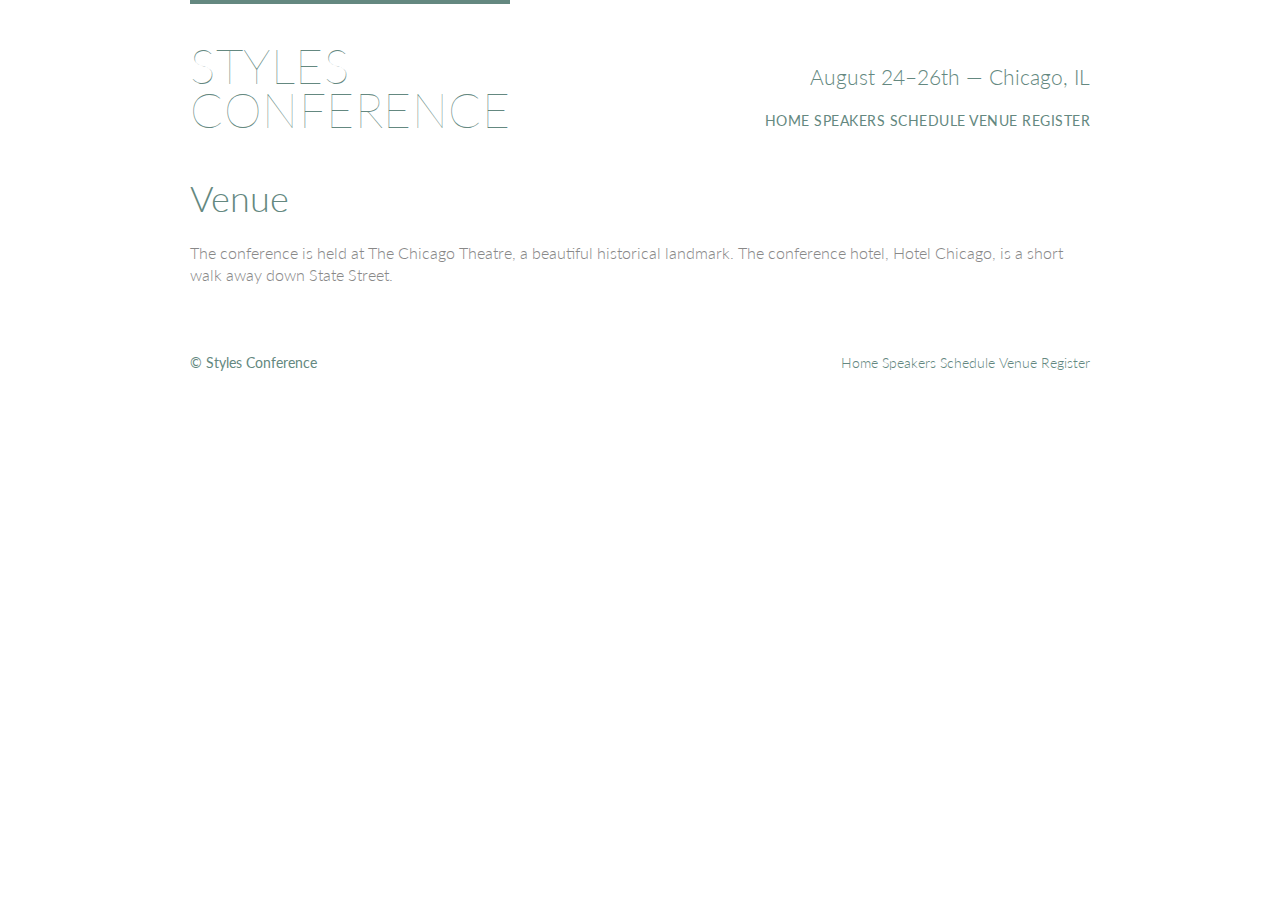
<file: venue.html>
<!DOCTYPE html>
<html lang="en">

  <head>
    <meta charset="utf-8">
    <title>Venue - Styles Conference</title>
    <link rel="stylesheet" href="assets/stylesheets/main.css">
    <link rel="stylesheet" href="http://fonts.googleapis.com/css?family=Lato:100,300,400">
  </head>

  <body>

    <!-- Header -->

    <header class="primary-header container group">

      <h1 class="logo">
        <a href="index.html">Styles <br> Conference</a>
      </h1>

      <h3 class="tagline">August 24&ndash;26th &mdash; Chicago, IL</h3>

      <nav class="nav primary-nav">
        <a href="index.html">Home</a>
        <a href="speakers.html">Speakers</a>
        <a href="schedule.html">Schedule</a>
        <a href="venue.html">Venue</a>
        <a href="register.html">Register</a>
      </nav>

    </header>

    <!-- Lead -->

    <section class="row-alt">
      <div class="lead container">

        <h1>Venue</h1>

        <p>The conference is held at The Chicago Theatre, a beautiful historical landmark. The conference hotel, Hotel Chicago, is a short walk away down State Street.</p>

      </div>
    </section>

    <!-- Footer -->

    <footer class="primary-footer container group">

      <small>&copy; Styles Conference</small>

      <nav class="nav">
        <a href="index.html">Home</a>
        <a href="speakers.html">Speakers</a>
        <a href="schedule.html">Schedule</a>
        <a href="venue.html">Venue</a>
        <a href="register.html">Register</a>
      </nav>

    </footer>

  </body>
</html>
</file>
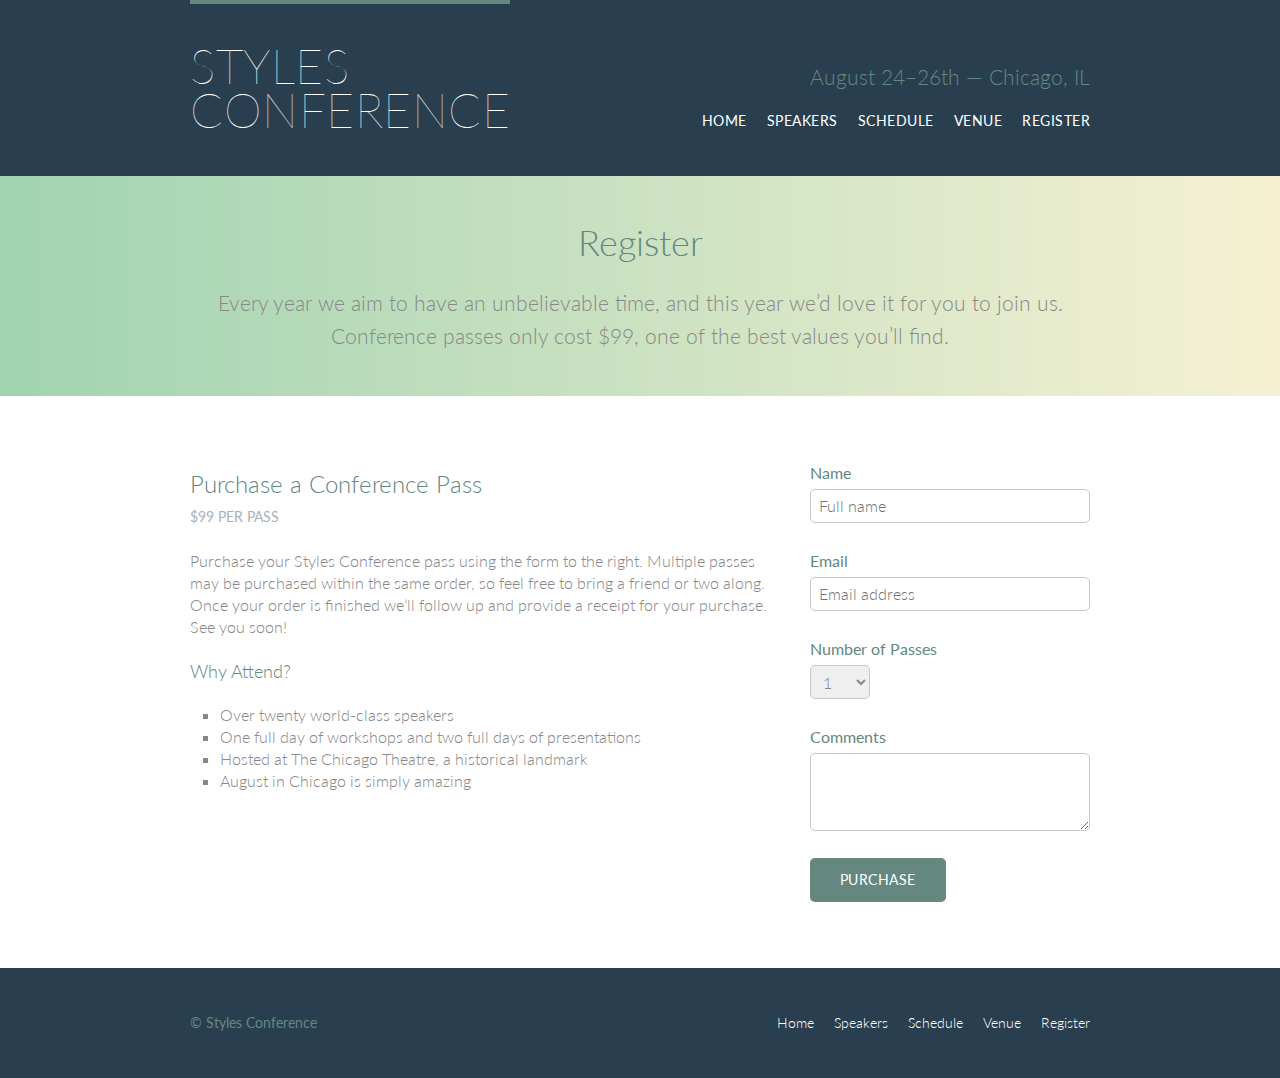
<file: assets/register.html>
<!DOCTYPE html>
<html lang="en">

  <head>
    <meta charset="utf-8">
    <title>Register - Styles Conference</title>
    <link rel="stylesheet" href="assets/stylesheets/main.css">
    <link rel="stylesheet" href="http://fonts.googleapis.com/css?family=Lato:100,300,400">
  </head>

  <body>

    <!-- Header -->

    <header class="primary-header container group">

      <h1 class="logo">
        <a href="index.html">Styles <br> Conference</a>
      </h1>

      <h3 class="tagline">August 24&ndash;26th &mdash; Chicago, IL</h3>

      <nav class="nav primary-nav">
        <ul>
          <li><a href="index.html">Home</a></li><!--
          --><li><a href="speakers.html">Speakers</a></li><!--
          --><li><a href="schedule.html">Schedule</a></li><!--
          --><li><a href="venue.html">Venue</a></li><!--
          --><li><a href="register.html">Register</a></li>
        </ul>
      </nav>

    </header>

    <!-- Lead -->

    <section class="row-alt">
      <div class="lead container">

        <h1>Register</h1>

        <p>Every year we aim to have an unbelievable time, and this year we&#8217;d love it for you to join us. Conference passes only cost $99, one of the best values you&#8217;ll find.</p>

      </div>
    </section>

    <!-- Main content -->

    <section class="row">
      <div class="grid">

        <!-- Details -->

        <section class="col-2-3">

          <h2>Purchase a Conference Pass</h2>
          <h5>$99 per Pass</h5>

          <p>Purchase your Styles Conference pass using the form to the right. Multiple passes may be purchased within the same order, so feel free to bring a friend or two along. Once your order is finished we&#8217;ll follow up and provide a receipt for your purchase. See you soon!</p>

          <h4>Why Attend?</h4>

          <ul class="why-attend">
            <li>Over twenty world-class speakers</li>
            <li>One full day of workshops and two full days of presentations</li>
            <li>Hosted at The Chicago Theatre, a historical landmark</li>
            <li>August in Chicago is simply amazing</li>
          </ul>

        </section><!--

        Registration form

        --><form class="col-1-3" action="#" method="post">

          <fieldset class="register-group">

            <label>
              Name
              <input type="text" name="name" placeholder="Full name" required>
            </label>

            <label>
              Email
              <input type="email" name="email" placeholder="Email address" required>
            </label>

            <label>
              Number of Passes
              <select name="quantity" required>
                <option value="1" selected>1</option>
                <option value="2">2</option>
                <option value="3">3</option>
                <option value="4">4</option>
                <option value="5">5</option>
              </select>
            </label>

            <label>
              Comments
              <textarea name="comments"></textarea>
            </label>

          </fieldset>

          <input class="btn btn-default" type="submit" name="submit" value="Purchase">

        </form>

      </div>
    </section>

    <!-- Footer -->

    <footer class="primary-footer container group">

      <small>&copy; Styles Conference</small>

      <nav class="nav">
        <ul>
          <li><a href="index.html">Home</a></li><!--
          --><li><a href="speakers.html">Speakers</a></li><!--
          --><li><a href="schedule.html">Schedule</a></li><!--
          --><li><a href="venue.html">Venue</a></li><!--
          --><li><a href="register.html">Register</a></li>
        </ul>
      </nav>

    </footer>

  </body>
</html>
</file>
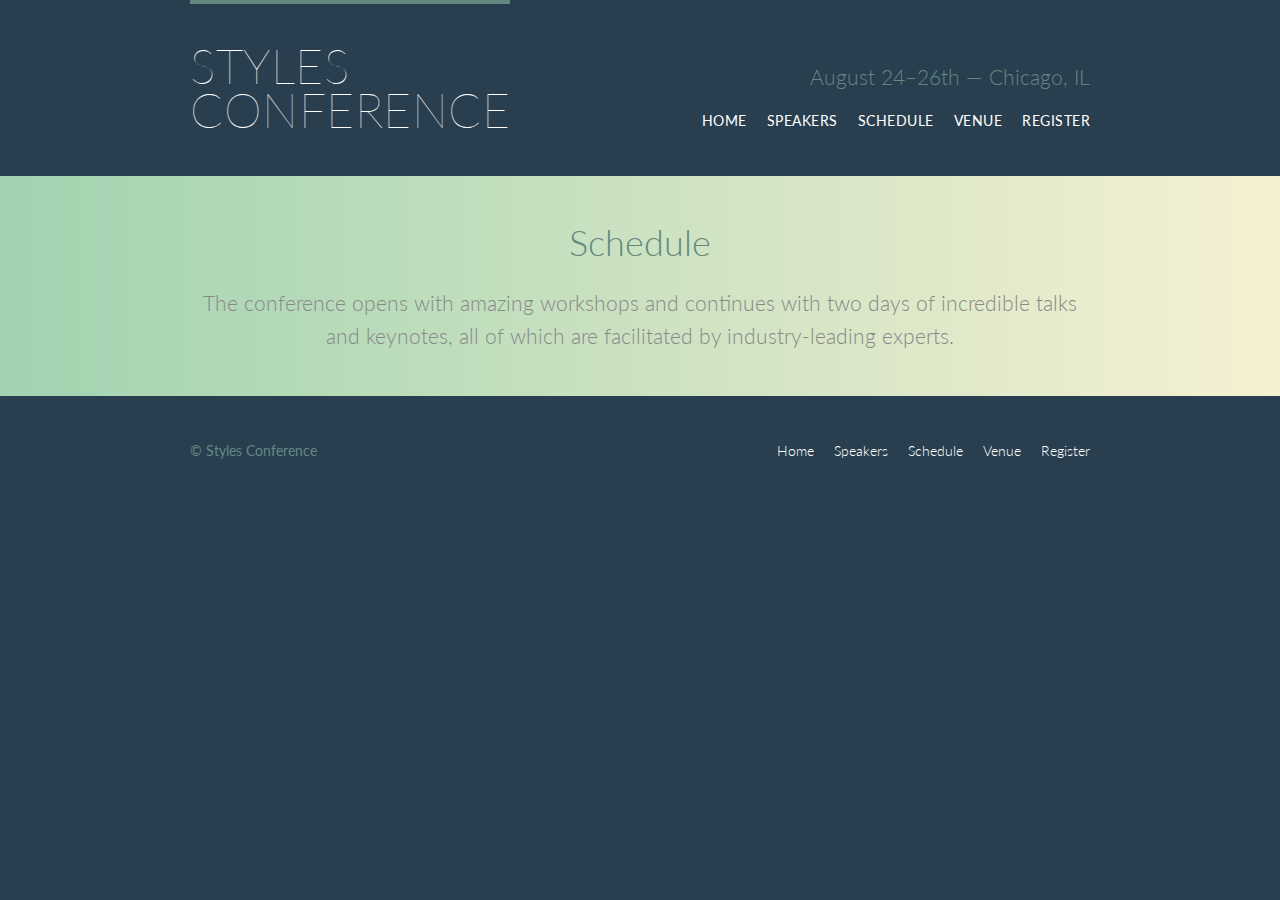
<file: assets/schedule.html>
<!DOCTYPE html>
<html lang="en">

  <head>
    <meta charset="utf-8">
    <title>Schedule - Styles Conference</title>
    <link rel="stylesheet" href="assets/stylesheets/main.css">
    <link rel="stylesheet" href="http://fonts.googleapis.com/css?family=Lato:100,300,400">
  </head>

  <body>

    <!-- Header -->

    <header class="primary-header container group">

      <h1 class="logo">
        <a href="index.html">Styles <br> Conference</a>
      </h1>

      <h3 class="tagline">August 24&ndash;26th &mdash; Chicago, IL</h3>

      <nav class="nav primary-nav">
        <ul>
          <li><a href="index.html">Home</a></li><!--
          --><li><a href="speakers.html">Speakers</a></li><!--
          --><li><a href="schedule.html">Schedule</a></li><!--
          --><li><a href="venue.html">Venue</a></li><!--
          --><li><a href="register.html">Register</a></li>
        </ul>
      </nav>

    </header>

    <!-- Lead -->

    <section class="row-alt">
      <div class="lead container">

        <h1>Schedule</h1>

        <p>The conference opens with amazing workshops and continues with two days of incredible talks and keynotes, all of which are facilitated by industry-leading experts.</p>

      </div>
    </section>

    <!-- Footer -->

    <footer class="primary-footer container group">

      <small>&copy; Styles Conference</small>

      <nav class="nav">
        <ul>
          <li><a href="index.html">Home</a></li><!--
          --><li><a href="speakers.html">Speakers</a></li><!--
          --><li><a href="schedule.html">Schedule</a></li><!--
          --><li><a href="venue.html">Venue</a></li><!--
          --><li><a href="register.html">Register</a></li>
        </ul>
      </nav>

    </footer>

  </body>
</html>
</file>
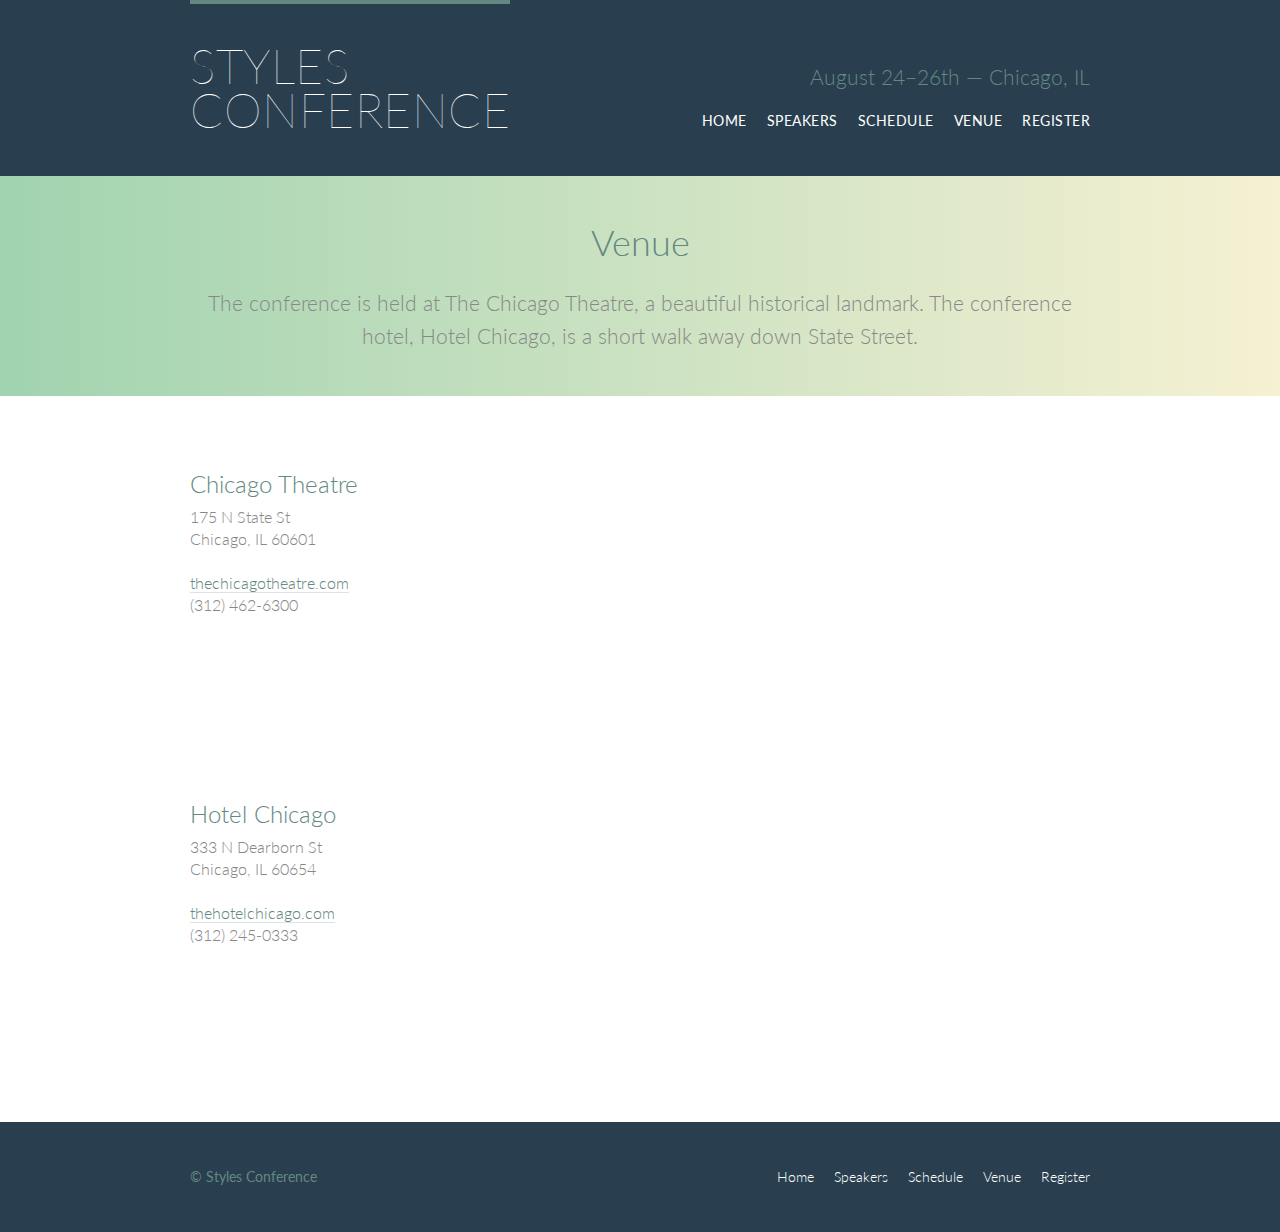
<file: assets/venue.html>
<!DOCTYPE html>
<html lang="en">

  <head>
    <meta charset="utf-8">
    <title>Venue - Styles Conference</title>
    <link rel="stylesheet" href="assets/stylesheets/main.css">
    <link rel="stylesheet" href="http://fonts.googleapis.com/css?family=Lato:100,300,400">
  </head>

  <body>

    <!-- Header -->

    <header class="primary-header container group">

      <h1 class="logo">
        <a href="index.html">Styles <br> Conference</a>
      </h1>

      <h3 class="tagline">August 24&ndash;26th &mdash; Chicago, IL</h3>

      <nav class="nav primary-nav">
        <ul>
          <li><a href="index.html">Home</a></li><!--
          --><li><a href="speakers.html">Speakers</a></li><!--
          --><li><a href="schedule.html">Schedule</a></li><!--
          --><li><a href="venue.html">Venue</a></li><!--
          --><li><a href="register.html">Register</a></li>
        </ul>
      </nav>

    </header>

    <!-- Lead -->

    <section class="row-alt">
      <div class="lead container">

        <h1>Venue</h1>

        <p>The conference is held at The Chicago Theatre, a beautiful historical landmark. The conference hotel, Hotel Chicago, is a short walk away down State Street.</p>

      </div>
    </section>

    <!-- Main content -->

    <section class="row">
      <div class="grid">

        <!-- Chicago Theatre -->

        <section class="venue-theatre">

          <div class="col-1-3">
            <h2>Chicago Theatre</h2>
            <p>175 N State St <br> Chicago, IL 60601</p>
            <p><a href="http://www.thechicagotheatre.com/">thechicagotheatre.com</a> <br> (312) 462-6300</p>
          </div><!--

          --><iframe class="venue-map col-2-3" src="https://www.google.com/maps/embed?pb=!1m5!3m3!1m2!1s0x880e2ca55810a493%3A0x4700ddf60fcbfad6!2schicago+theatre!5e0!3m2!1sen!2sus!4v1388701393606"></iframe>

        </section>

        <!-- Hotel Chicago -->

        <section class="venue-hotel">

          <div class="col-1-3">
            <h2>Hotel Chicago</h2>
            <p>333 N Dearborn St <br> Chicago, IL 60654</p>
            <p><a href="http://thehotelchicago.com/">thehotelchicago.com</a> <br> (312) 245-0333</p>
          </div><!--

          --><iframe class="venue-map col-2-3" src="https://www.google.com/maps/embed?pb=!1m5!3m3!1m2!1s0x880e2cb1da049173%3A0xa5c91d255a775f0b!2sHotel+Sax+Chicago%2C+North+Dearborn+Street%2C+Chicago%2C+IL!5e0!3m2!1sen!2sus!4v1388702493978"></iframe>

        </section>

      </div>
    </section>

    <!-- Footer -->

    <footer class="primary-footer container group">

      <small>&copy; Styles Conference</small>

      <nav class="nav">
        <ul>
          <li><a href="index.html">Home</a></li><!--
          --><li><a href="speakers.html">Speakers</a></li><!--
          --><li><a href="schedule.html">Schedule</a></li><!--
          --><li><a href="venue.html">Venue</a></li><!--
          --><li><a href="register.html">Register</a></li>
        </ul>
      </nav>

    </footer>

  </body>
</html>
</file>
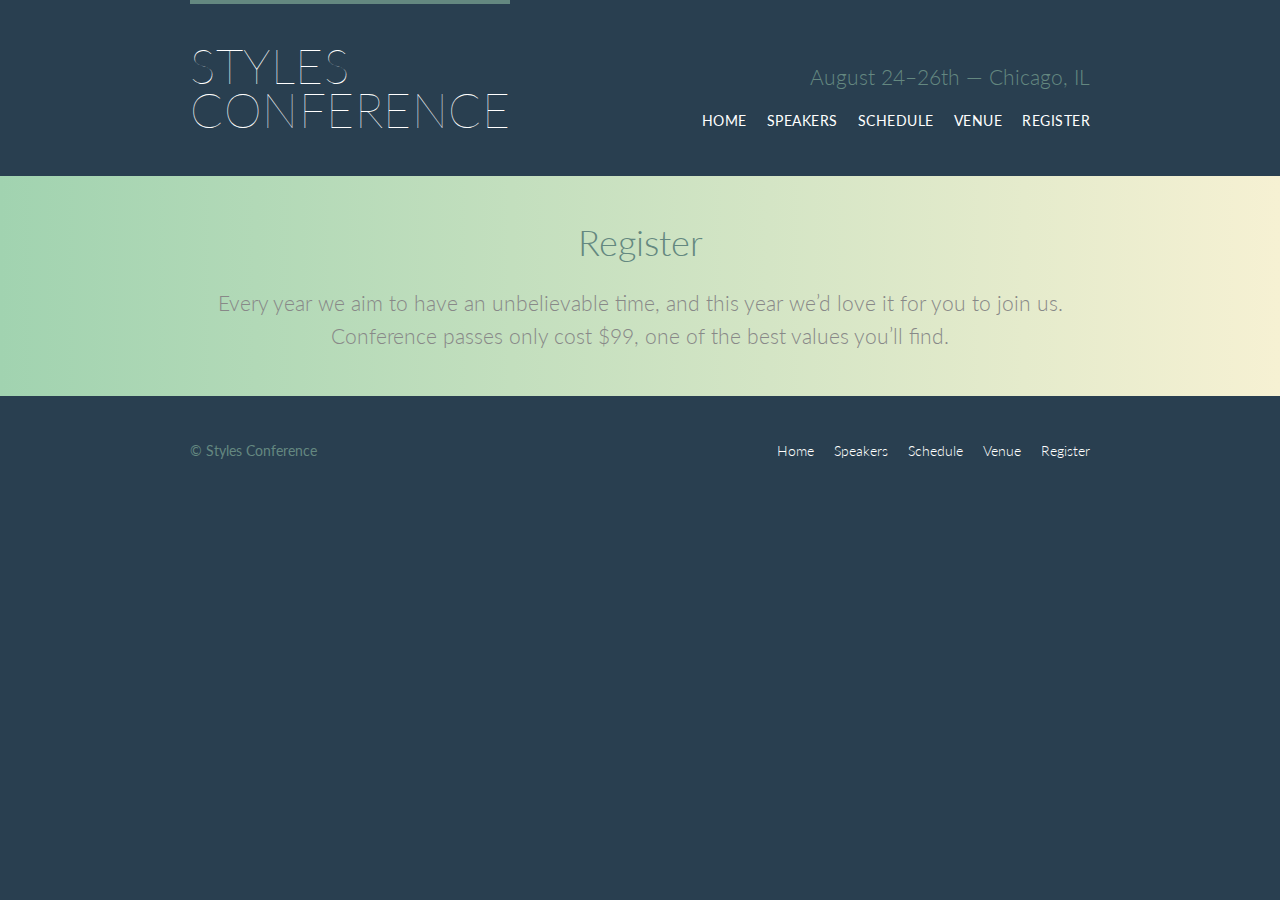
<file: New Folder With Items/register.html>
<!DOCTYPE html>
<html lang="en">

  <head>
    <meta charset="utf-8">
    <title>Register - Styles Conference</title>
    <link rel="stylesheet" href="assets/stylesheets/main.css">
    <link rel="stylesheet" href="http://fonts.googleapis.com/css?family=Lato:100,300,400">
  </head>

  <body>

    <!-- Header -->

    <header class="primary-header container group">

      <h1 class="logo">
        <a href="index.html">Styles <br> Conference</a>
      </h1>

      <h3 class="tagline">August 24&ndash;26th &mdash; Chicago, IL</h3>

      <nav class="nav primary-nav">
        <ul>
          <li><a href="index.html">Home</a></li><!--
          --><li><a href="speakers.html">Speakers</a></li><!--
          --><li><a href="schedule.html">Schedule</a></li><!--
          --><li><a href="venue.html">Venue</a></li><!--
          --><li><a href="register.html">Register</a></li>
        </ul>
      </nav>

    </header>

    <!-- Lead -->

    <section class="row-alt">
      <div class="lead container">

        <h1>Register</h1>

        <p>Every year we aim to have an unbelievable time, and this year we&#8217;d love it for you to join us. Conference passes only cost $99, one of the best values you&#8217;ll find.</p>

      </div>
    </section>

    <!-- Footer -->

    <footer class="primary-footer container group">

      <small>&copy; Styles Conference</small>

      <nav class="nav">
        <ul>
          <li><a href="index.html">Home</a></li><!--
          --><li><a href="speakers.html">Speakers</a></li><!--
          --><li><a href="schedule.html">Schedule</a></li><!--
          --><li><a href="venue.html">Venue</a></li><!--
          --><li><a href="register.html">Register</a></li>
        </ul>
      </nav>

    </footer>

  </body>
</html>
</file>
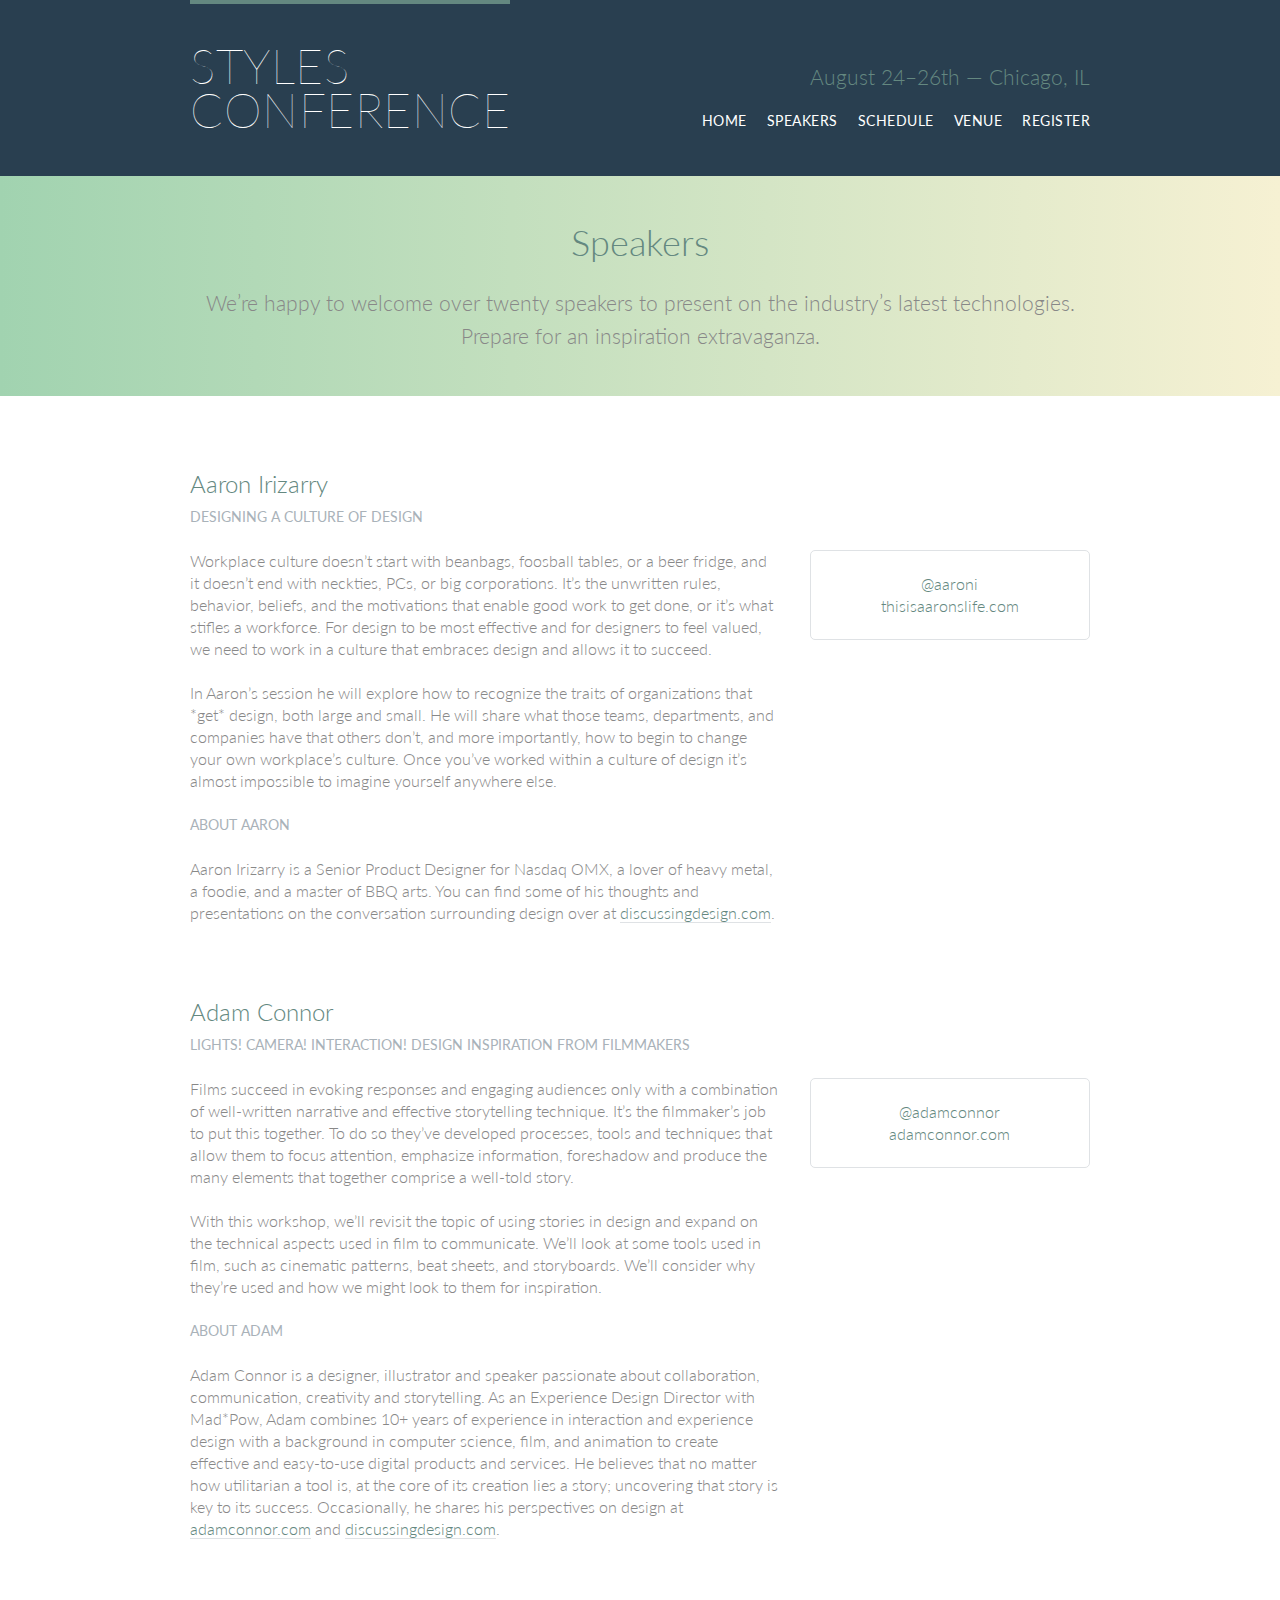
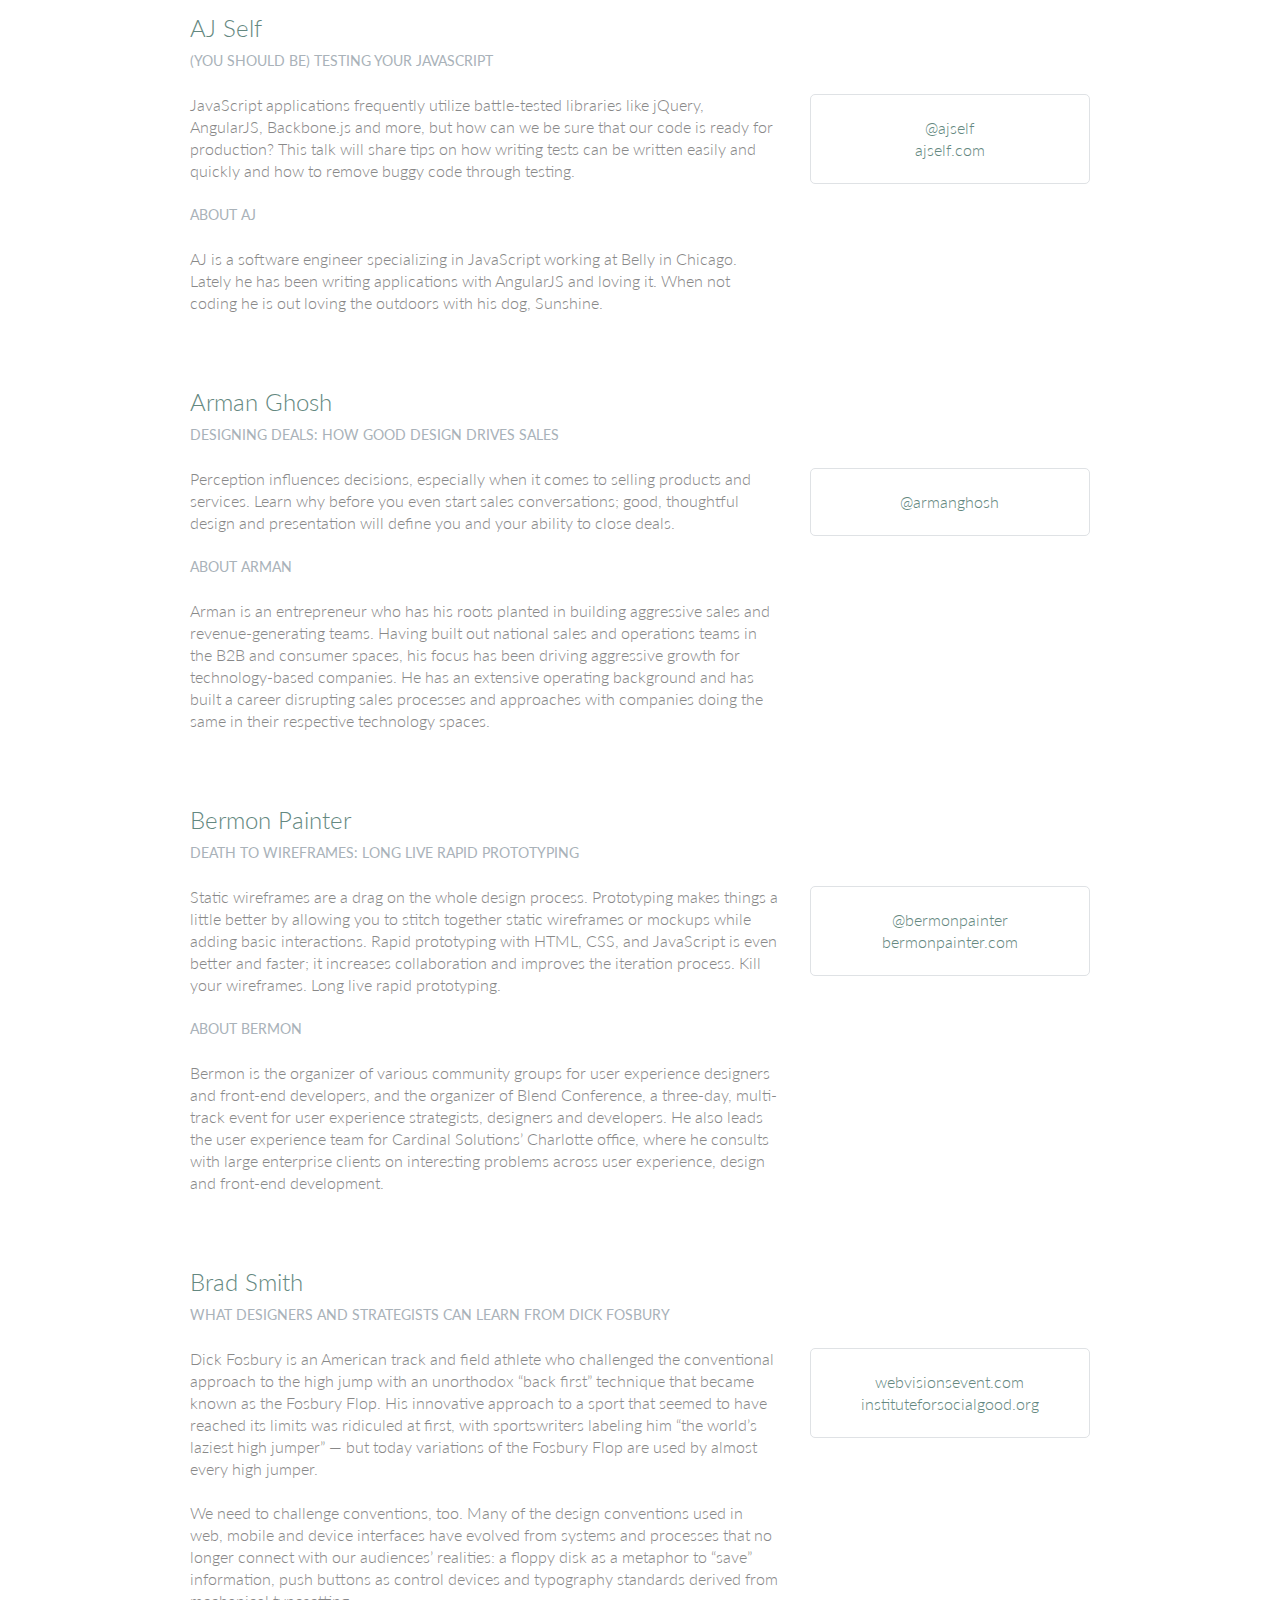
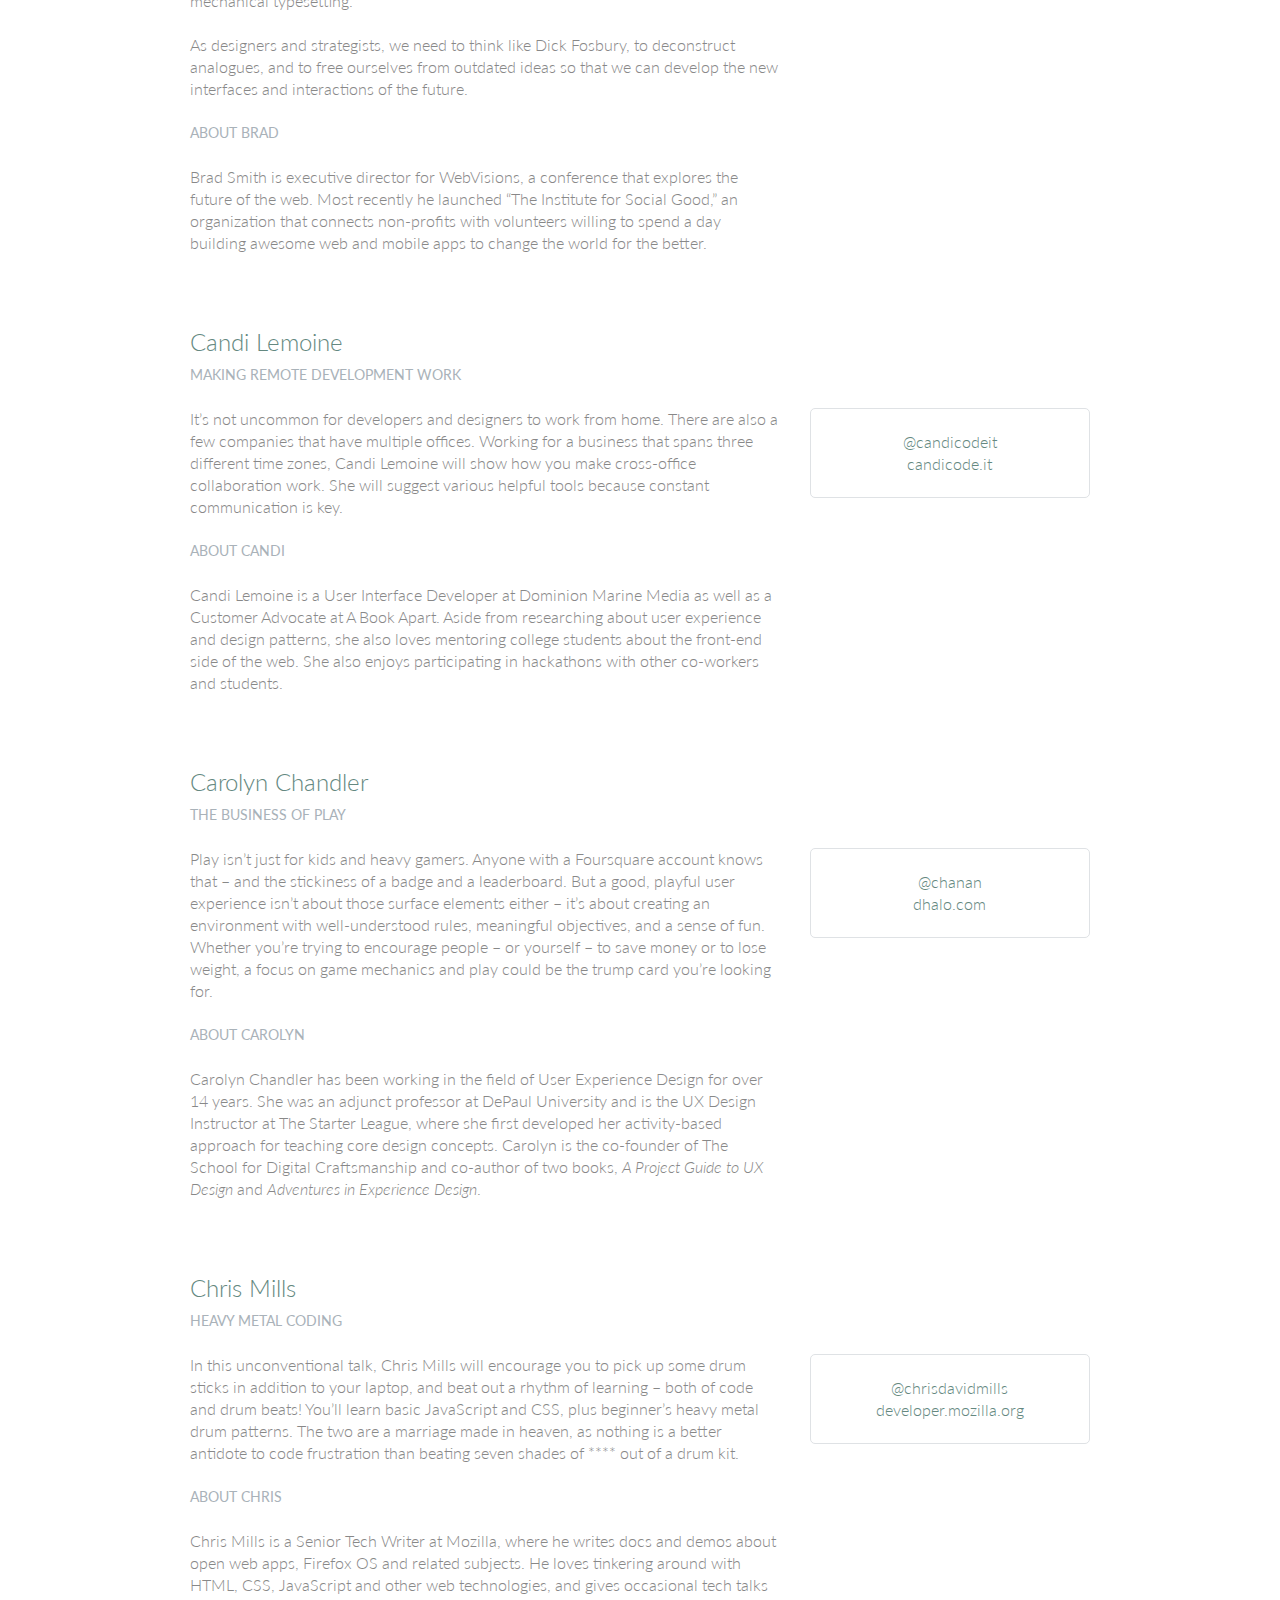
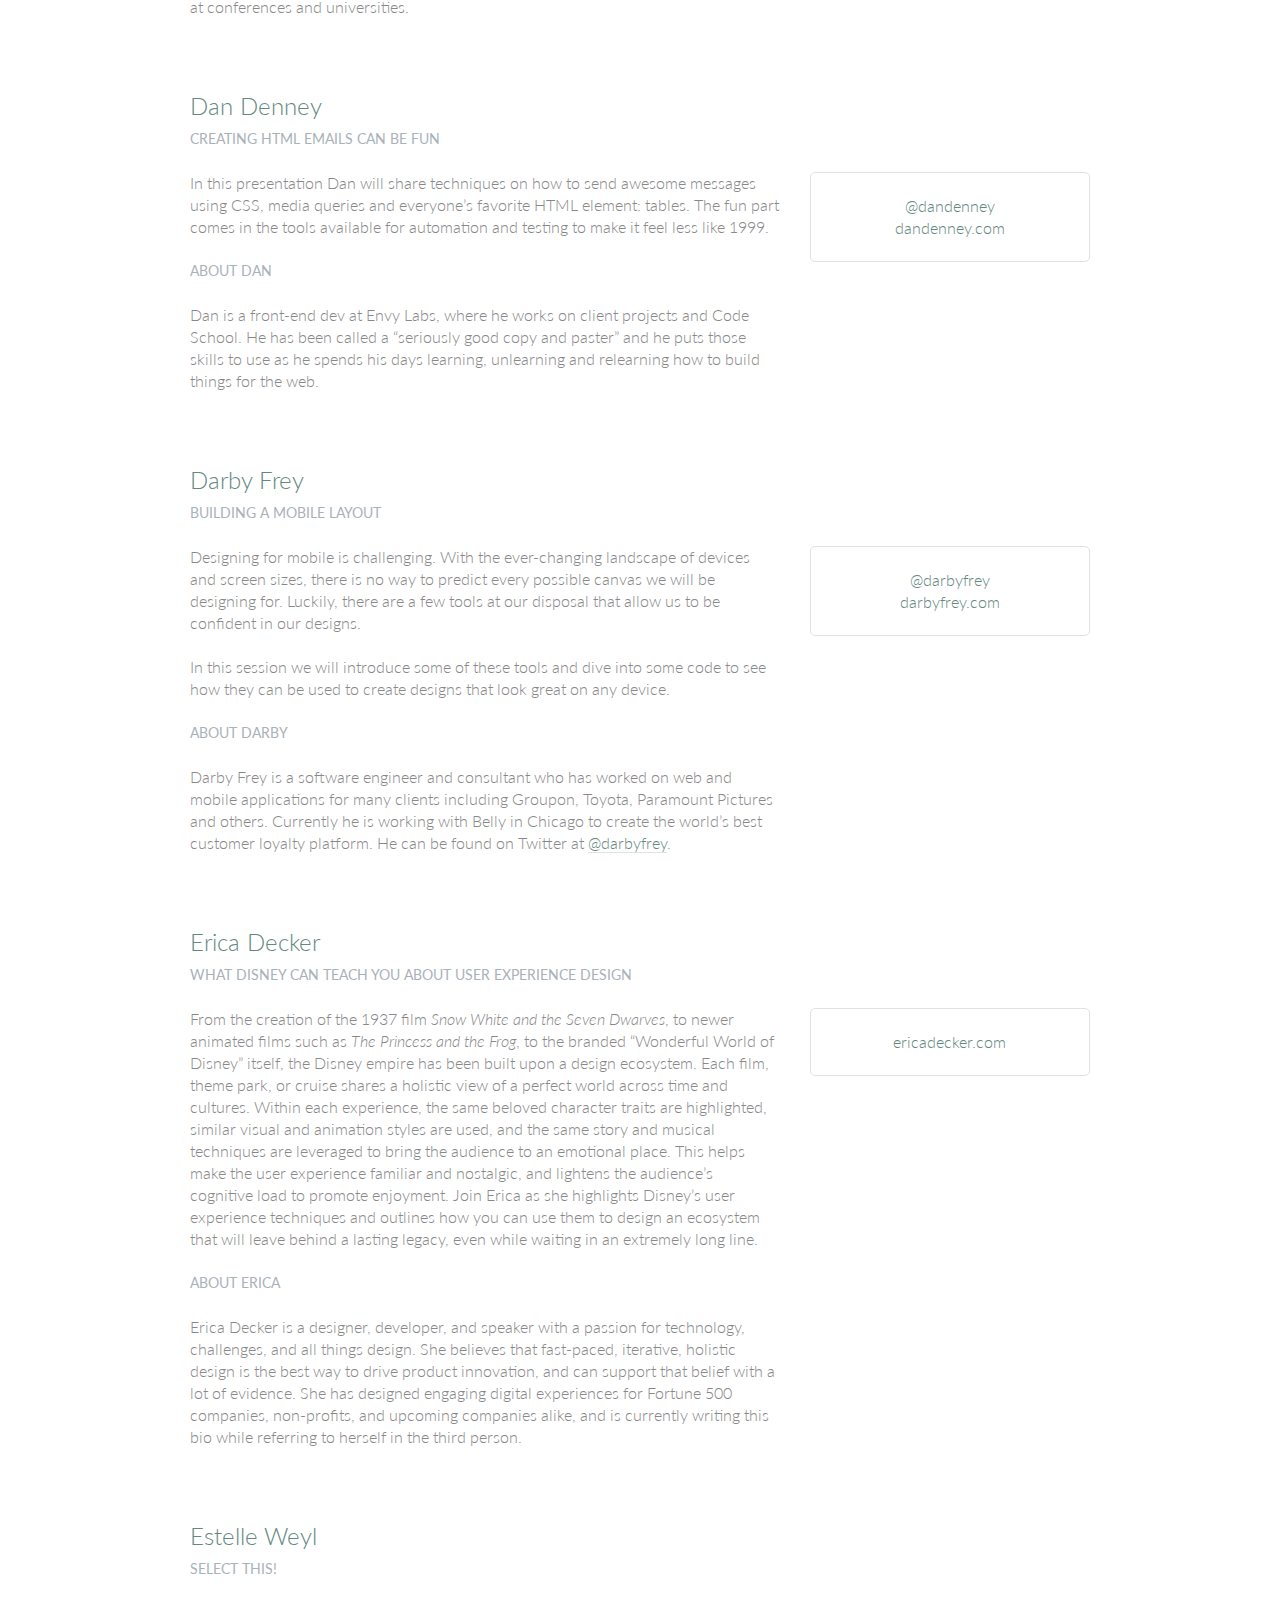
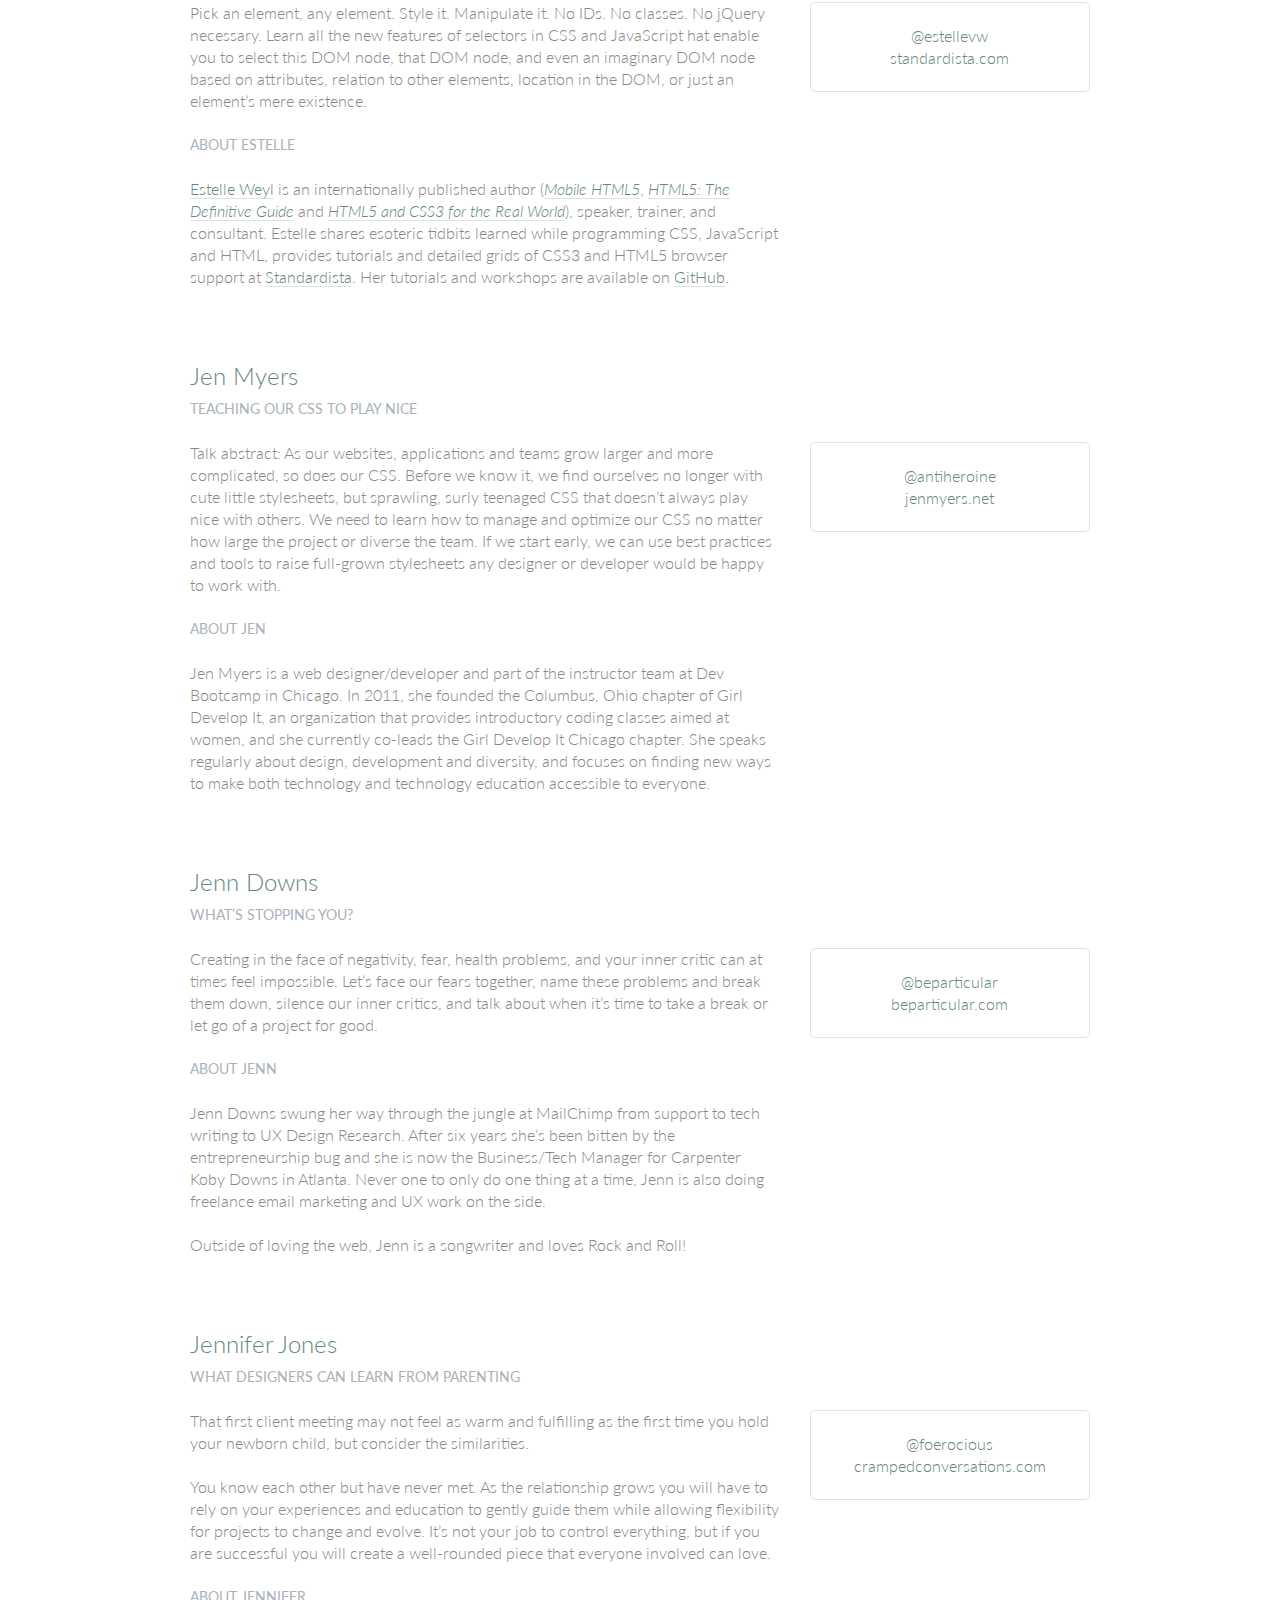
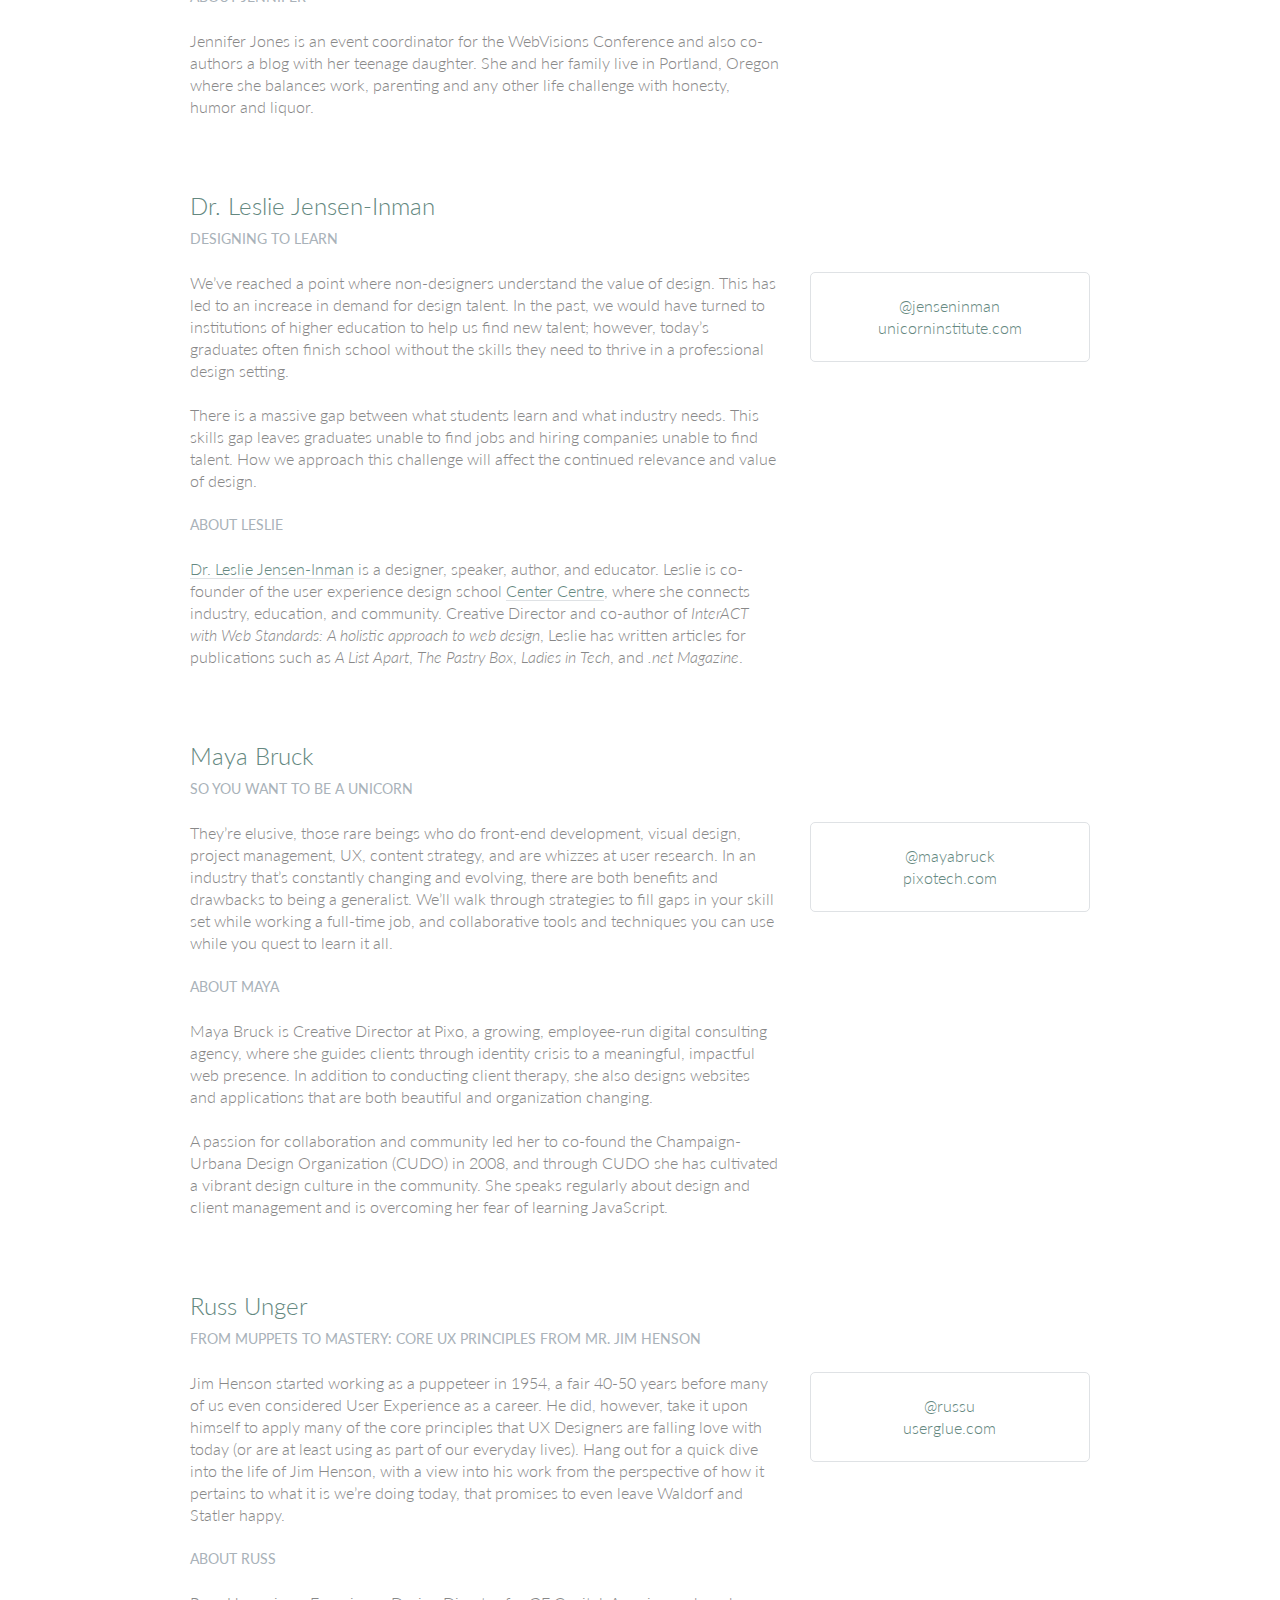
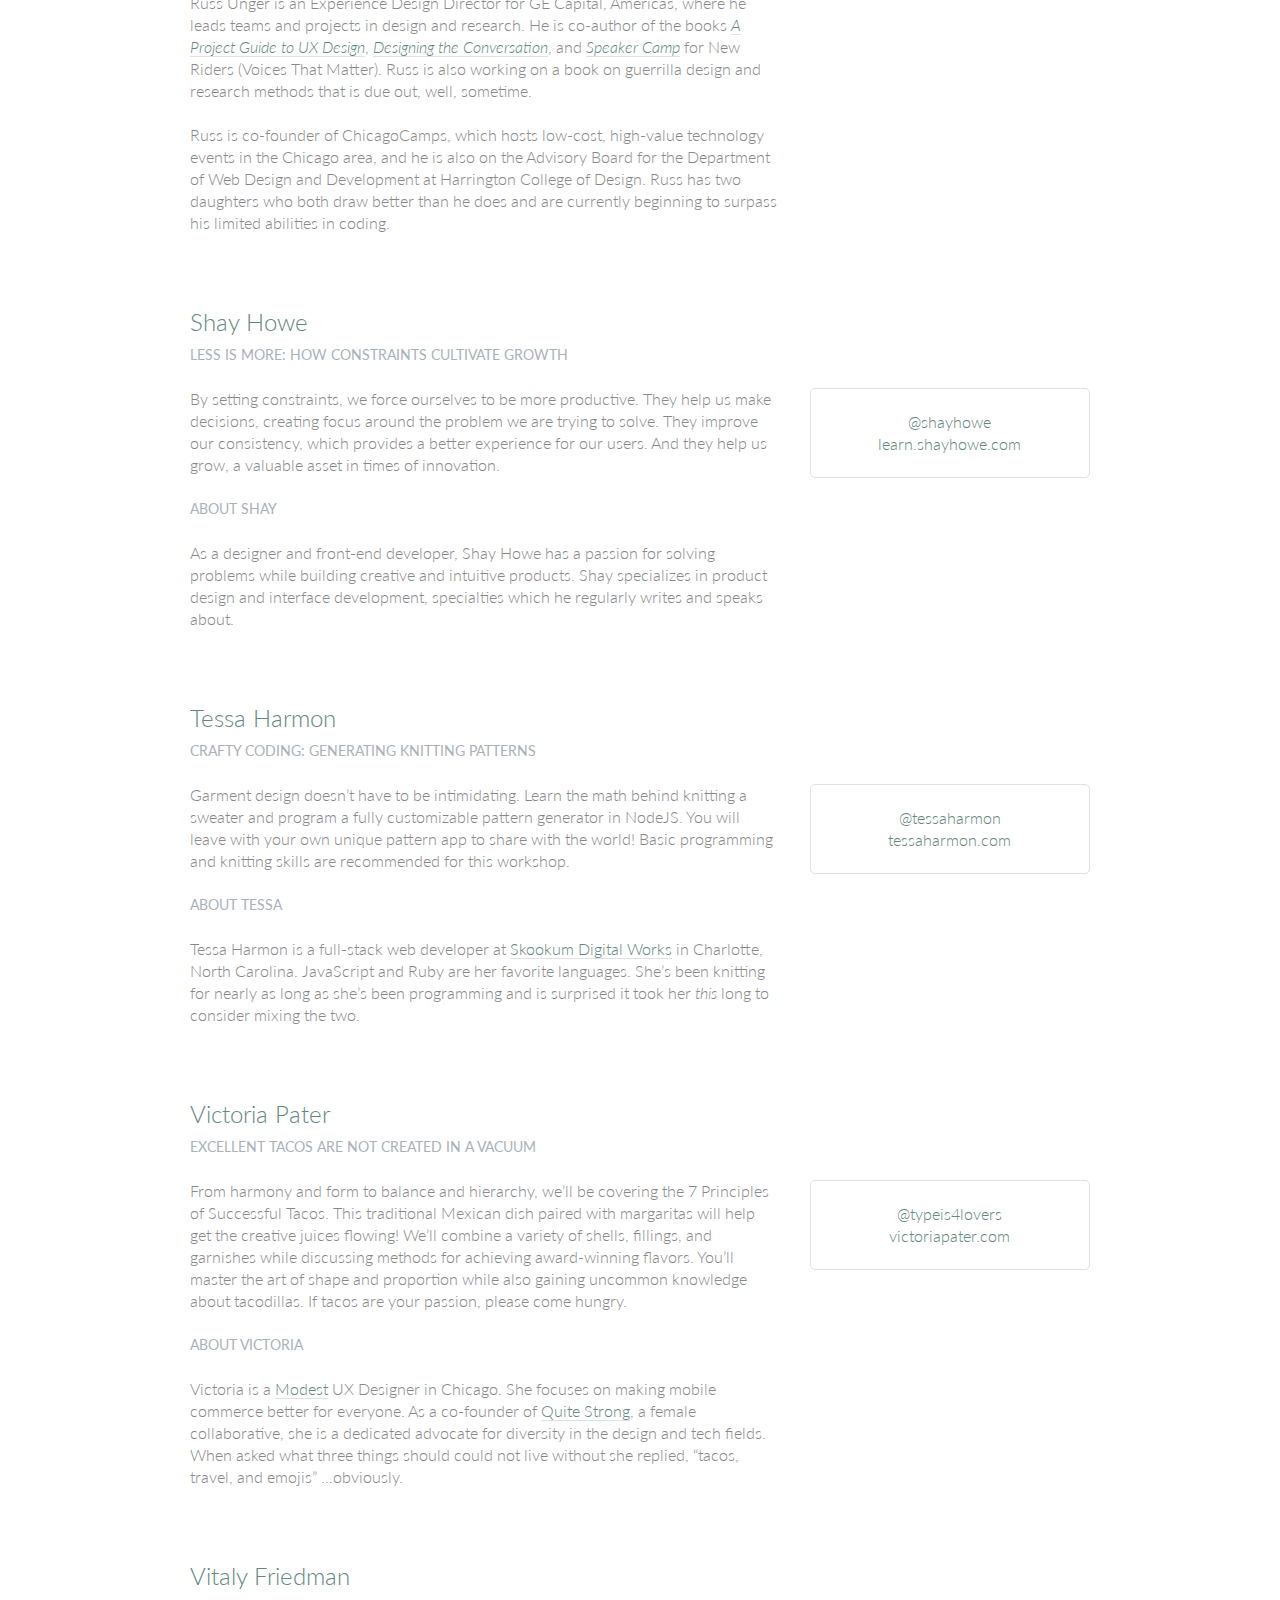
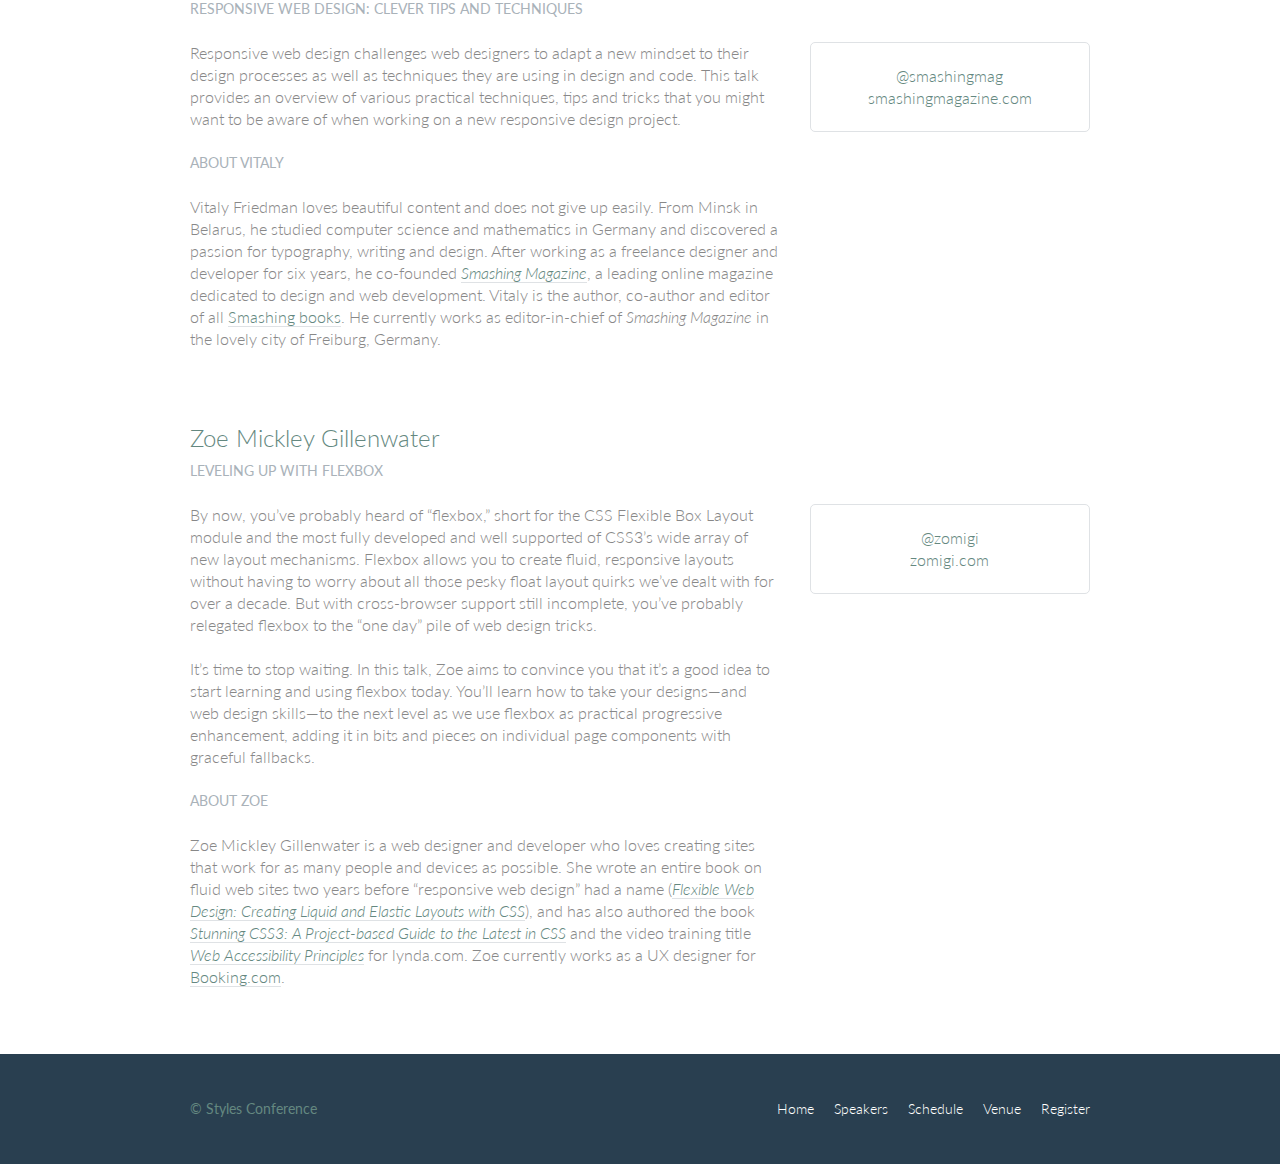
<file: New Folder With Items/speakers.html>
<!DOCTYPE html>
<html lang="en">

  <head>
    <meta charset="utf-8">
    <title>Speakers - Styles Conference</title>
    <link rel="stylesheet" href="assets/stylesheets/main.css">
    <link rel="stylesheet" href="http://fonts.googleapis.com/css?family=Lato:100,300,400">
  </head>

  <body>

    <!-- Header -->

    <header class="primary-header container group">

      <h1 class="logo">
        <a href="index.html">Styles <br> Conference</a>
      </h1>

      <h3 class="tagline">August 24&ndash;26th &mdash; Chicago, IL</h3>

      <nav class="nav primary-nav">
        <ul>
          <li><a href="index.html">Home</a></li><!--
          --><li><a href="speakers.html">Speakers</a></li><!--
          --><li><a href="schedule.html">Schedule</a></li><!--
          --><li><a href="venue.html">Venue</a></li><!--
          --><li><a href="register.html">Register</a></li>
        </ul>
      </nav>

    </header>

    <!-- Lead -->

    <section class="row-alt">
      <div class="lead container">

        <h1>Speakers</h1>

        <p>We&#8217;re happy to welcome over twenty speakers to present on the industry&#8217;s latest technologies. Prepare for an inspiration extravaganza.</p>

      </div>
    </section>

    <!-- Main content -->

    <section class="row">
      <div class="grid">

        <!-- Aaron Irizarry -->

        <section class="speaker" id="aaron-irizarry">

          <div class="col-2-3">

            <h2>Aaron Irizarry</h2>
            <h5>Designing a Culture of Design</h5>

            <p>Workplace culture doesn&#8217;t start with beanbags, foosball tables, or a beer fridge, and it doesn&#8217;t end with neckties, PCs, or big corporations. It&#8217;s the unwritten rules, behavior, beliefs, and the motivations that enable good work to get done, or it&#8217;s what stifles a workforce. For design to be most effective and for designers to feel valued, we need to work in a culture that embraces design and allows it to succeed.</p>

            <p>In Aaron&#8217;s session he will explore how to recognize the traits of organizations that *get* design, both large and small. He will share what those teams, departments, and companies have that others don&#8217;t, and more importantly, how to begin to change your own workplace&#8217;s culture. Once you&#8217;ve worked within a culture of design it&#8217;s almost impossible to imagine yourself anywhere else.</p>

            <h5>About Aaron</h5>

            <p>Aaron Irizarry is a Senior Product Designer for Nasdaq OMX, a lover of heavy metal, a foodie, and a master of BBQ arts. You can find some of his thoughts and presentations on the conversation surrounding design over at <a href="http://www.discussingdesign.com/">discussingdesign.com</a>.</p>

          </div><!--

          --><aside class="col-1-3">
            <div class="speaker-info">

              <ul>
                <li><a href="https://twitter.com/aaroni">@aaroni</a></li>
                <li><a href="http://www.thisisaaronslife.com/">thisisaaronslife.com</a></li>
              </ul>

            </div>
          </aside>

        </section>

        <!-- Adam Connor -->

        <section class="speaker" id="adam-connor">

          <div class="col-2-3">

            <h2>Adam Connor</h2>
            <h5>Lights! Camera! Interaction! Design Inspiration from Filmmakers</h5>

            <p>Films succeed in evoking responses and engaging audiences only with a combination of well-written narrative and effective storytelling technique. It&#8217;s the filmmaker&#8217;s job to put this together. To do so they&#8217;ve developed processes, tools and techniques that allow them to focus attention, emphasize information, foreshadow and produce the many elements that together comprise a well-told story.</p>

            <p>With this workshop, we&#8217;ll revisit the topic of using stories in design and expand on the technical aspects used in film to communicate. We&#8217;ll look at some tools used in film, such as cinematic patterns, beat sheets, and storyboards. We&#8217;ll consider why they&#8217;re used and how we might look to them for inspiration.</p>

            <h5>About Adam</h5>

            <p>Adam Connor is a designer, illustrator and speaker passionate about collaboration, communication, creativity and storytelling. As an Experience Design Director with Mad*Pow, Adam combines 10+ years of experience in interaction and experience design with a background in computer science, film, and animation to create effective and easy-to-use digital products and services. He believes that no matter how utilitarian a tool is, at the core of its creation lies a story; uncovering that story is key to its success. Occasionally, he shares his perspectives on design at <a href="http://adamconnor.com/">adamconnor.com</a> and <a href="http://www.discussingdesign.com/">discussingdesign.com</a>.</p>

          </div><!--

          --><aside class="col-1-3">
            <div class="speaker-info">

              <ul>
                <li><a href="https://twitter.com/adamconnor">@adamconnor</a></li>
                <li><a href="http://adamconnor.com/">adamconnor.com</a></li>
              </ul>

            </div>
          </aside>

        </section>

        <!-- AJ Self -->

        <section class="speaker" id="aj-self">

          <div class="col-2-3">

            <h2>AJ Self</h2>
            <h5>(You Should Be) Testing Your JavaScript</h5>

            <p>JavaScript applications frequently utilize battle-tested libraries like jQuery, AngularJS, Backbone.js and more, but how can we be sure that our code is ready for production? This talk will share tips on how writing tests can be written easily and quickly and how to remove buggy code through testing.</p>

            <h5>About AJ</h5>

            <p>AJ is a software engineer specializing in JavaScript working at Belly in Chicago. Lately he has been writing applications with AngularJS and loving it. When not coding he is out loving the outdoors with his dog, Sunshine.</p>

          </div><!--

          --><aside class="col-1-3">
            <div class="speaker-info">

              <ul>
                <li><a href="https://twitter.com/ajself">@ajself</a></li>
                <li><a href="http://www.ajself.com/">ajself.com</a></li>
              </ul>

            </div>
          </aside>

        </section>

        <!-- Arman Ghosh -->

        <section class="speaker" id="arman-ghosh">

          <div class="col-2-3">

            <h2>Arman Ghosh</h2>
            <h5>Designing Deals: How Good Design Drives Sales</h5>

            <p>Perception influences decisions, especially when it comes to selling products and services. Learn why before you even start sales conversations; good, thoughtful design and presentation will define you and your ability to close deals.</p>

            <h5>About Arman</h5>

            <p>Arman is an entrepreneur who has his roots planted in building aggressive sales and revenue-generating teams. Having built out national sales and operations teams in the B2B and consumer spaces, his focus has been driving aggressive growth for technology-based companies. He has an extensive operating background and has built a career disrupting sales processes and approaches with companies doing the same in their respective technology spaces.</p>

          </div><!--

          --><aside class="col-1-3">
            <div class="speaker-info">

              <ul>
                <li><a href="https://twitter.com/armanghosh">@armanghosh</a></li>
              </ul>

            </div>
          </aside>

        </section>

        <!-- Bermon Painter -->

        <section class="speaker" id="bermon-painter">

          <div class="col-2-3">

            <h2>Bermon Painter</h2>
            <h5>Death to Wireframes: Long Live Rapid Prototyping</h5>

            <p>Static wireframes are a drag on the whole design process. Prototyping makes things a little better by allowing you to stitch together static wireframes or mockups while adding basic interactions. Rapid prototyping with HTML, CSS, and JavaScript is even better and faster; it increases collaboration and improves the iteration process. Kill your wireframes. Long live rapid prototyping.</p>

            <h5>About Bermon</h5>

            <p>Bermon is the organizer of various community groups for user experience designers and front-end developers, and the organizer of Blend Conference, a three-day, multi-track event for user experience strategists, designers and developers. He also leads the user experience team for Cardinal Solutions&#8217; Charlotte office, where he consults with large enterprise clients on interesting problems across user experience, design and front-end development.</p>

          </div><!--

          --><aside class="col-1-3">
            <div class="speaker-info">

              <ul>
                <li><a href="https://twitter.com/bermonpainter">@bermonpainter</a></li>
                <li><a href="http://bermonpainter.com/">bermonpainter.com</a></li>
              </ul>

            </div>
          </aside>

        </section>

        <!-- Brad Smith -->

        <section class="speaker" id="brad-smith">

          <div class="col-2-3">

            <h2>Brad Smith</h2>
            <h5>What Designers and Strategists Can Learn from Dick Fosbury</h5>

            <p>Dick Fosbury is an American track and field athlete who challenged the conventional approach to the high jump with an unorthodox &#8220;back first&#8221; technique that became known as the Fosbury Flop. His innovative approach to a sport that seemed to have reached its limits was ridiculed at first, with sportswriters labeling him &#8220;the world&#8217;s laziest high jumper&#8221; &#8212; but today variations of the Fosbury Flop are used by almost every high jumper.</p>

            <p>We need to challenge conventions, too. Many of the design conventions used in web, mobile and device interfaces have evolved from systems and processes that no longer connect with our audiences&#8217; realities: a floppy disk as a metaphor to &#8220;save&#8221; information, push buttons as control devices and typography standards derived from mechanical typesetting.</p>

            <p>As designers and strategists, we need to think like Dick Fosbury, to deconstruct analogues, and to free ourselves from outdated ideas so that we can develop the new interfaces and interactions of the future.</p>

            <h5>About Brad</h5>

            <p>Brad Smith is executive director for WebVisions, a conference that explores the future of the web. Most recently he launched &#8220;The Institute for Social Good,&#8221; an organization that connects non-profits with volunteers willing to spend a day building awesome web and mobile apps to change the world for the better.</p>

          </div><!--

          --><aside class="col-1-3">
            <div class="speaker-info">

              <ul>
                <li><a href="http://www.webvisionsevent.com/">webvisionsevent.com</a></li>
                <li><a href="http://www.instituteforsocialgood.org/">instituteforsocialgood.org</a></li>
              </ul>

            </div>
          </aside>

        </section>

        <!-- Candi Lemoine -->

        <section class="speaker" id="candi-lemoine">

          <div class="col-2-3">

            <h2>Candi Lemoine</h2>
            <h5>Making Remote Development Work</h5>

            <p>It&#8217;s not uncommon for developers and designers to work from home. There are also a few companies that have multiple offices. Working for a business that spans three different time zones, Candi Lemoine will show how you make cross-office collaboration work. She will suggest various helpful tools because constant communication is key.</p>

            <h5>About Candi</h5>

            <p>Candi Lemoine is a User Interface Developer at Dominion Marine Media as well as a Customer Advocate at A Book Apart. Aside from researching about user experience and design patterns, she also loves mentoring college students about the front-end side of the web. She also enjoys participating in hackathons with other co-workers and students.</p>

          </div><!--

          --><aside class="col-1-3">
            <div class="speaker-info">

              <ul>
                <li><a href="https://twitter.com/candicodeit">@candicodeit</a></li>
                <li><a href="http://candicode.it/">candicode.it</a></li>
              </ul>

            </div>
          </aside>

        </section>

        <!-- Carolyn Chandler -->

        <section class="speaker" id="carolyn-chandler">

          <div class="col-2-3">

            <h2>Carolyn Chandler</h2>
            <h5>The Business of Play</h5>

            <p>Play isn&#8217;t just for kids and heavy gamers. Anyone with a Foursquare account knows that &#8211; and the stickiness of a badge and a leaderboard. But a good, playful user experience isn&#8217;t about those surface elements either &#8211; it&#8217;s about creating an environment with well-understood rules, meaningful objectives, and a sense of fun. Whether you&#8217;re trying to encourage people &#8211; or yourself &#8211; to save money or to lose weight, a focus on game mechanics and play could be the trump card you&#8217;re looking for.</p>

            <h5>About Carolyn</h5>

            <p>Carolyn Chandler has been working in the field of User Experience Design for over 14 years. She was an adjunct professor at DePaul University and is the UX Design Instructor at The Starter League, where she first developed her activity-based approach for teaching core design concepts. Carolyn is the co-founder of The School for Digital Craftsmanship and co-author of two books, <cite>A Project Guide to UX Design</cite> and <cite>Adventures in Experience Design</cite>.</p>

          </div><!--

          --><aside class="col-1-3">
            <div class="speaker-info">

              <ul>
                <li><a href="https://twitter.com/chanan">@chanan</a></li>
                <li><a href="http://www.dhalo.com/">dhalo.com</a></li>
              </ul>

            </div>
          </aside>

        </section>

        <!-- Chris Mills -->

        <section class="speaker" id="chris-mills">

          <div class="col-2-3">

            <h2>Chris Mills</h2>
            <h5>Heavy Metal Coding</h5>

            <p>In this unconventional talk, Chris Mills will encourage you to pick up some drum sticks in addition to your laptop, and beat out a rhythm of learning &#8211; both of code and drum beats! You&#8217;ll learn basic JavaScript and CSS, plus beginner&#8217;s heavy metal drum patterns. The two are a marriage made in heaven, as nothing is a better antidote to code frustration than beating seven shades of **** out of a drum kit.</p>

            <h5>About Chris</h5>

            <p>Chris Mills is a Senior Tech Writer at Mozilla, where he writes docs and demos about open web apps, Firefox OS and related subjects. He loves tinkering around with HTML, CSS, JavaScript and other web technologies, and gives occasional tech talks at conferences and universities.</p>

          </div><!--

          --><aside class="col-1-3">
            <div class="speaker-info">

              <ul>
                <li><a href="https://twitter.com/chrisdavidmills">@chrisdavidmills</a></li>
                <li><a href="https://developer.mozilla.org/">developer.mozilla.org</a></li>
              </ul>

            </div>
          </aside>

        </section>

        <!-- Dan Denney -->

        <section class="speaker" id="dan-denney">

          <div class="col-2-3">

            <h2>Dan Denney</h2>
            <h5>Creating HTML Emails Can Be Fun</h5>

            <p>In this presentation Dan will share techniques on how to send awesome messages using CSS, media queries and everyone&#8217;s favorite HTML element: tables. The fun part comes in the tools available for automation and testing to make it feel less like 1999.</p>

            <h5>About Dan</h5>

            <p>Dan is a front-end dev at Envy Labs, where he works on client projects and Code School. He has been called a &#8220;seriously good copy and paster&#8221; and he puts those skills to use as he spends his days learning, unlearning and relearning how to build things for the web.</p>

          </div><!--

          --><aside class="col-1-3">
            <div class="speaker-info">

              <ul>
                <li><a href="https://twitter.com/dandenney">@dandenney</a></li>
                <li><a href="http://dandenney.com/">dandenney.com</a></li>
              </ul>

            </div>
          </aside>

        </section>

        <!-- Darby Frey -->

        <section class="speaker" id="darby-frey">

          <div class="col-2-3">

            <h2>Darby Frey</h2>
            <h5>Building a Mobile Layout</h5>

            <p>Designing for mobile is challenging. With the ever-changing landscape of devices and screen sizes, there is no way to predict every possible canvas we will be designing for. Luckily, there are a few tools at our disposal that allow us to be confident in our designs.</p>

            <p>In this session we will introduce some of these tools and dive into some code to see how they can be used to create designs that look great on any device.</p>

            <h5>About Darby</h5>

            <p>Darby Frey is a software engineer and consultant who has worked on web and mobile applications for many clients including Groupon, Toyota, Paramount Pictures and others. Currently he is working with Belly in Chicago to create the world&#8217;s best customer loyalty platform. He can be found on Twitter at <a href="https://twitter.com/darbyfrey">@darbyfrey</a>.</p>

          </div><!--

          --><aside class="col-1-3">
            <div class="speaker-info">

              <ul>
                <li><a href="https://twitter.com/darbyfrey">@darbyfrey</a></li>
                <li><a href="http://darbyfrey.com/">darbyfrey.com</a></li>
              </ul>

            </div>
          </aside>

        </section>

        <!-- Erica Decker -->

        <section class="speaker" id="erica-decker">

          <div class="col-2-3">

            <h2>Erica Decker</h2>
            <h5>What Disney Can Teach You about User Experience Design</h5>

            <p>From the creation of the 1937 film <cite>Snow White and the Seven Dwarves</cite>, to newer animated films such as <cite>The Princess and the Frog</cite>, to the branded &#8220;Wonderful World of Disney&#8221; itself, the Disney empire has been built upon a design ecosystem. Each film, theme park, or cruise shares a holistic view of a perfect world across time and cultures. Within each experience, the same beloved character traits are highlighted, similar visual and animation styles are used, and the same story and musical techniques are leveraged to bring the audience to an emotional place. This helps make the user experience familiar and nostalgic, and lightens the audience&#8217;s cognitive load to promote enjoyment. Join Erica as she highlights Disney&#8217;s user experience techniques and outlines how you can use them to design an ecosystem that will leave behind a lasting legacy, even while waiting in an extremely long line.</p>

            <h5>About Erica</h5>

            <p>Erica Decker is a designer, developer, and speaker with a passion for technology, challenges, and all things design. She believes that fast-paced, iterative, holistic design is the best way to drive product innovation, and can support that belief with a lot of evidence. She has designed engaging digital experiences for Fortune 500 companies, non-profits, and upcoming companies alike, and is currently writing this bio while referring to herself in the third person.</p>

          </div><!--

          --><aside class="col-1-3">
            <div class="speaker-info">

              <ul>
                <li><a href="http://ericadecker.com/">ericadecker.com</a></li>
              </ul>

            </div>
          </aside>

        </section>

        <!-- Estelle Weyl -->

        <section class="speaker" id="estelle-weyl">

          <div class="col-2-3">

            <h2>Estelle Weyl</h2>
            <h5>Select This!</h5>

            <p>Pick an element, any element. Style it. Manipulate it. No IDs. No classes. No jQuery necessary. Learn all the new features of selectors in CSS and JavaScript hat enable you to select this DOM node, that DOM node, and even an imaginary DOM node based on attributes, relation to other elements, location in the DOM, or just an element&#8217;s mere existence.</p>

            <h5>About Estelle</h5>

            <p><a href="https://twitter.com/estellevw">Estelle Weyl</a> is an internationally published author (<cite><a href="http://shop.oreilly.com/product/0636920021711.do">Mobile HTML5</a></cite>, <cite><a href="http://shop.oreilly.com/product/0636920018063.do">HTML5: The Definitive Guide</a></cite> and <cite><a href="http://shop.oreilly.com/product/9780980846904.do">HTML5 and CSS3 for the Real World</a></cite>), speaker, trainer, and consultant. Estelle shares esoteric tidbits learned while programming CSS, JavaScript and HTML, provides tutorials and detailed grids of CSS3 and HTML5 browser support at <a href="http://www.standardista.com/">Standardista</a>. Her tutorials and workshops are available on <a href="http://estelle.github.io/">GitHub</a>.</p>

          </div><!--

          --><aside class="col-1-3">
            <div class="speaker-info">

              <ul>
                <li><a href="https://twitter.com/estellevw">@estellevw</a></li>
                <li><a href="http://standardista.com/">standardista.com</a></li>
              </ul>

            </div>
          </aside>

        </section>

        <!-- Jen Myers -->

        <section class="speaker" id="jen-myers">

          <div class="col-2-3">

            <h2>Jen Myers</h2>
            <h5>Teaching Our CSS to Play Nice</h5>

            <p>Talk abstract: As our websites, applications and teams grow larger and more complicated, so does our CSS. Before we know it, we find ourselves no longer with cute little stylesheets, but sprawling, surly teenaged CSS that doesn&#8217;t always play nice with others. We need to learn how to manage and optimize our CSS no matter how large the project or diverse the team. If we start early, we can use best practices and tools to raise full-grown stylesheets any designer or developer would be happy to work with.</p>

            <h5>About Jen</h5>

            <p>Jen Myers is a web designer/developer and part of the instructor team at Dev Bootcamp in Chicago. In 2011, she founded the Columbus, Ohio chapter of Girl Develop It, an organization that provides introductory coding classes aimed at women, and she currently co-leads the Girl Develop It Chicago chapter. She speaks regularly about design, development and diversity, and focuses on finding new ways to make both technology and technology education accessible to everyone.</p>

          </div><!--

          --><aside class="col-1-3">
            <div class="speaker-info">

              <ul>
                <li><a href="https://twitter.com/antiheroine">@antiheroine</a></li>
                <li><a href="http://jenmyers.net/">jenmyers.net</a></li>
              </ul>

            </div>
          </aside>

        </section>

        <!-- Jenn Downs -->

        <section class="speaker" id="jenn-downs">

          <div class="col-2-3">

            <h2>Jenn Downs</h2>
            <h5>What&#8217;s Stopping You?</h5>

            <p>Creating in the face of negativity, fear, health problems, and your inner critic can at times feel impossible. Let&#8217;s face our fears together, name these problems and break them down, silence our inner critics, and talk about when it&#8217;s time to take a break or let go of a project for good.</p>

            <h5>About Jenn</h5>

            <p>Jenn Downs swung her way through the jungle at MailChimp from support to tech writing to UX Design Research. After six years she&#8217;s been bitten by the entrepreneurship bug and she is now the Business/Tech Manager for Carpenter Koby Downs in Atlanta. Never one to only do one thing at a time, Jenn is also doing freelance email marketing and UX work on the side.</p>

            <p>Outside of loving the web, Jenn is a songwriter and loves Rock and Roll!</p>

          </div><!--

          --><aside class="col-1-3">
            <div class="speaker-info">

              <ul>
                <li><a href="https://twitter.com/beparticular">@beparticular</a></li>
                <li><a href="http://beparticular.com/">beparticular.com</a></li>
              </ul>

            </div>
          </aside>

        </section>

        <!-- Jennifer Jones -->

        <section class="speaker" id="jennifer-jones">

          <div class="col-2-3">

            <h2>Jennifer Jones</h2>
            <h5>What Designers Can Learn from Parenting</h5>

            <p>That first client meeting may not feel as warm and fulfilling as the first time you hold your newborn child, but consider the similarities.</p>

            <p>You know each other but have never met. As the relationship grows you will have to rely on your experiences and education to gently guide them while allowing flexibility for projects to change and evolve. It&#8217;s not your job to control everything, but if you are successful you will create a well-rounded piece that everyone involved can love.</p>

            <h5>About Jennifer</h5>

            <p>Jennifer Jones is an event coordinator for the WebVisions Conference and also co-authors a blog with her teenage daughter. She and her family live in Portland, Oregon where she balances work, parenting and any other life challenge with honesty, humor and liquor.</p>

          </div><!--

          --><aside class="col-1-3">
            <div class="speaker-info">

              <ul>
                <li><a href="https://twitter.com/Foerocious">@foerocious</a></li>
                <li><a href="http://crampedconversations.com/">crampedconversations.com</a></li>
              </ul>

            </div>
          </aside>

        </section>

        <!-- Leslie Jensen-Inman -->

        <section class="speaker" id="leslie-jensen-inman">

          <div class="col-2-3">

            <h2>Dr. Leslie Jensen-Inman</h2>
            <h5>Designing to Learn</h5>

            <p>We&#8217;ve reached a point where non-designers understand the value of design. This has led to an increase in demand for design talent. In the past, we would have turned to institutions of higher education to help us find new talent; however, today&#8217;s graduates often finish school without the skills they need to thrive in a professional design setting.</p>

            <p>There is a massive gap between what students learn and what industry needs. This skills gap leaves graduates unable to find jobs and hiring companies unable to find talent. How we approach this challenge will affect the continued relevance and value of design.</p>

            <h5>About Leslie</h5>

            <p><a href="http://www.jenseninman.com">Dr. Leslie Jensen-Inman</a> is a designer, speaker, author, and educator. Leslie is co-founder of the user experience design school <a href="http://www.centercentre.com">Center Centre</a>, where she connects industry, education, and community. Creative Director and co-author of <cite>InterACT with Web Standards: A holistic approach to web design</cite>, Leslie has written articles for publications such as <cite>A List Apart</cite>, <cite>The Pastry Box</cite>, <cite>Ladies in Tech</cite>, and <cite>.net Magazine</cite>.</p>

          </div><!--

          --><aside class="col-1-3">
            <div class="speaker-info">

              <ul>
                <li><a href="https://twitter.com/jenseninman">@jenseninman</a></li>
                <li><a href="http://unicorninstitute.com/">unicorninstitute.com</a></li>
              </ul>

            </div>
          </aside>

        </section>

        <!-- Maya Bruck -->

        <section class="speaker" id="maya-bruck">

          <div class="col-2-3">

            <h2>Maya Bruck</h2>
            <h5>So You Want to Be a Unicorn</h5>

            <p>They&#8217;re elusive, those rare beings who do front-end development, visual design, project management, UX, content strategy, and are whizzes at user research. In an industry that&#8217;s constantly changing and evolving, there are both benefits and drawbacks to being a generalist. We&#8217;ll walk through strategies to fill gaps in your skill set while working a full-time job, and collaborative tools and techniques you can use while you quest to learn it all.</p>

            <h5>About Maya</h5>

            <p>Maya Bruck is Creative Director at Pixo, a growing, employee-run digital consulting agency, where she guides clients through identity crisis to a meaningful, impactful web presence. In addition to conducting client therapy, she also designs websites and applications that are both beautiful and organization changing.</p>

            <p>A passion for collaboration and community led her to co-found the Champaign-Urbana Design Organization (CUDO) in 2008, and through CUDO she has cultivated a vibrant design culture in the community. She speaks regularly about design and client management and is overcoming her fear of learning JavaScript.</p>

          </div><!--

          --><aside class="col-1-3">
            <div class="speaker-info">

              <ul>
                <li><a href="https://twitter.com/mayabruck">@mayabruck</a></li>
                <li><a href="http://pixotech.com/">pixotech.com</a></li>
              </ul>

            </div>
          </aside>

        </section>

        <!-- Russ Unger -->

        <section class="speaker" id="russ-unger">

          <div class="col-2-3">

            <h2>Russ Unger</h2>
            <h5>From Muppets to Mastery: Core UX Principles from Mr. Jim Henson</h5>

            <p>Jim Henson started working as a puppeteer in 1954, a fair 40-50 years before many of us even considered User Experience as a career. He did, however, take it upon himself to apply many of the core principles that UX Designers are falling love with today (or are at least using as part of our everyday lives). Hang out for a quick dive into the life of Jim Henson, with a view into his work from the perspective of how it pertains to what it is we&#8217;re doing today, that promises to even leave Waldorf and Statler happy.</p>

            <h5>About Russ</h5>

            <p>Russ Unger is an Experience Design Director for GE Capital, Americas, where he leads teams and projects in design and research. He is co-author of the books <cite><a href="http://projectuxd.com/">A Project Guide to UX Design</a></cite>, <cite><a href="http://www.designingtheconversation.com/">Designing the Conversation</a></cite>, and <cite><a href="http://speakercampbook.com/">Speaker Camp</a></cite> for New Riders (Voices That Matter). Russ is also working on a book on guerrilla design and research methods that is due out, well, sometime.</p>

            <p>Russ is co-founder of ChicagoCamps, which hosts low-cost, high-value technology events in the Chicago area, and he is also on the Advisory Board for the Department of Web Design and Development at Harrington College of Design. Russ has two daughters who both draw better than he does and are currently beginning to surpass his limited abilities in coding.</p>

          </div><!--

          --><aside class="col-1-3">
            <div class="speaker-info">

              <ul>
                <li><a href="https://twitter.com/russu">@russu</a></li>
                <li><a href="http://www.userglue.com/">userglue.com</a></li>
              </ul>

            </div>
          </aside>

        </section>

        <!-- Shay Howe -->

        <section class="speaker" id="shay-howe">

          <div class="col-2-3">

            <h2>Shay Howe</h2>
            <h5>Less Is More: How Constraints Cultivate Growth</h5>

            <p>By setting constraints, we force ourselves to be more productive. They help us make decisions, creating focus around the problem we are trying to solve. They improve our consistency, which provides a better experience for our users. And they help us grow, a valuable asset in times of innovation.</p>

            <h5>About Shay</h5>

            <p>As a designer and front-end developer, Shay Howe has a passion for solving problems while building creative and intuitive products. Shay specializes in product design and interface development, specialties which he regularly writes and speaks about.</p>

          </div><!--

          --><aside class="col-1-3">
            <div class="speaker-info">

              <ul>
                <li><a href="https://twitter.com/shayhowe">@shayhowe</a></li>
                <li><a href="http://learn.shayhowe.com/">learn.shayhowe.com</a></li>
              </ul>

            </div>
          </aside>

        </section>

        <!-- Tessa Harmon -->

        <section class="speaker" id="tessa-harmon">

          <div class="col-2-3">

            <h2>Tessa Harmon</h2>
            <h5>Crafty Coding: Generating Knitting Patterns</h5>

            <p>Garment design doesn&#8217;t have to be intimidating. Learn the math behind knitting a sweater and program a fully customizable pattern generator in NodeJS. You will leave with your own unique pattern app to share with the world! Basic programming and knitting skills are recommended for this workshop.</p>

            <h5>About Tessa</h5>

            <p>Tessa Harmon is a full-stack web developer at <a href="http://www.skookum.com/">Skookum Digital Works</a> in Charlotte, North Carolina. JavaScript and Ruby are her favorite languages. She&#8217;s been knitting for nearly as long as she&#8217;s been programming and is surprised it took her <em>this</em> long to consider mixing the two.</p>

          </div><!--

          --><aside class="col-1-3">
            <div class="speaker-info">

              <ul>
                <li><a href="https://twitter.com/tessaharmon">@tessaharmon</a></li>
                <li><a href="http://tessaharmon.com/">tessaharmon.com</a></li>
              </ul>

            </div>
          </aside>

        </section>

        <!-- Victoria Pater -->

        <section class="speaker" id="victoria-pater">

          <div class="col-2-3">

            <h2>Victoria Pater</h2>
            <h5>Excellent Tacos Are Not Created in a Vacuum</h5>

            <p>From harmony and form to balance and hierarchy, we&#8217;ll be covering the 7 Principles of Successful Tacos. This traditional Mexican dish paired with margaritas will help get the creative juices flowing! We&#8217;ll combine a variety of shells, fillings, and garnishes while discussing methods for achieving award-winning flavors. You&#8217;ll master the art of shape and proportion while also gaining uncommon knowledge about tacodillas. If tacos are your passion, please come hungry.</p>

            <h5>About Victoria</h5>

            <p>Victoria is a <a href="http://www.modest.com/">Modest</a> UX Designer in Chicago. She focuses on making mobile commerce better for everyone. As a co-founder of <a href="http://quitestrong.com/">Quite Strong</a>, a female collaborative, she is a dedicated advocate for diversity in the design and tech fields. When asked what three things should could not live without she replied, &#8220;tacos, travel, and emojis&#8221; &#8230;obviously.</p>

          </div><!--

          --><aside class="col-1-3">
            <div class="speaker-info">

              <ul>
                <li><a href="https://twitter.com/typeis4lovers">@typeis4lovers</a></li>
                <li><a href="http://victoriapater.com/">victoriapater.com</a></li>
              </ul>

            </div>
          </aside>

        </section>

        <!-- Vitaly Friedman -->

        <section class="speaker" id="vitaly-friedman">

          <div class="col-2-3">

            <h2>Vitaly Friedman</h2>
            <h5>Responsive Web Design: Clever Tips and Techniques</h5>

            <p>Responsive web design challenges web designers to adapt a new mindset to their design processes as well as techniques they are using in design and code. This talk provides an overview of various practical techniques, tips and tricks that you might want to be aware of when working on a new responsive design project.</p>

            <h5>About Vitaly</h5>

            <p>Vitaly Friedman loves beautiful content and does not give up easily. From Minsk in Belarus, he studied computer science and mathematics in Germany and discovered a passion for typography, writing and design. After working as a freelance designer and developer for six years, he co-founded <cite><a href="http://smashingmagazine.com/">Smashing Magazine</a></cite>, a leading online magazine dedicated to design and web development. Vitaly is the author, co-author and editor of all <a href="https://shop.smashingmagazine.com">Smashing books</a>. He currently works as editor-in-chief of <cite>Smashing Magazine</cite> in the lovely city of Freiburg, Germany.</p>

          </div><!--

          --><aside class="col-1-3">
            <div class="speaker-info">

              <ul>
                <li><a href="https://twitter.com/smashingmag">@smashingmag</a></li>
                <li><a href="http://smashingmagazine.com/">smashingmagazine.com</a></li>
              </ul>

            </div>
          </aside>

        </section>

        <!-- Zoe Mickley Gillenwater -->

        <section id="zoe-mickley-gillenwater">

          <div class="col-2-3">

            <h2>Zoe Mickley Gillenwater</h2>
            <h5>Leveling Up with Flexbox</h5>

            <p>By now, you&#8217;ve probably heard of &#8220;flexbox,&#8221; short for the CSS Flexible Box Layout module and the most fully developed and well supported of CSS3&#8217;s wide array of new layout mechanisms. Flexbox allows you to create fluid, responsive layouts without having to worry about all those pesky float layout quirks we&#8217;ve dealt with for over a decade. But with cross-browser support still incomplete, you&#8217;ve probably relegated flexbox to the &#8220;one day&#8221; pile of web design tricks.</p>

            <p>It&#8217;s time to stop waiting. In this talk, Zoe aims to convince you that it&#8217;s a good idea to start learning and using flexbox today. You&#8217;ll learn how to take your designs—and web design skills—to the next level as we use flexbox as practical progressive enhancement, adding it in bits and pieces on individual page components with graceful fallbacks.</p>

            <h5>About Zoe</h5>

            <p>Zoe Mickley Gillenwater is a web designer and developer who loves creating sites that work for as many people and devices as possible. She wrote an entire book on fluid web sites two years before &#8220;responsive web design&#8221; had a name (<cite><a href="http://www.flexiblewebbook.com/">Flexible Web Design: Creating Liquid and Elastic Layouts with CSS</a></cite>), and has also authored the book <cite><a href="http://www.stunningcss3.com/">Stunning CSS3: A Project-based Guide to the Latest in CSS</a></cite> and the video training title <cite><a href="http://zomigi.com/publications/#pub-accessibility">Web Accessibility Principles</a></cite> for lynda.com. Zoe currently works as a UX designer for <a href="http://www.booking.com/">Booking.com</a>.</p>

          </div><!--

          --><aside class="col-1-3">
            <div class="speaker-info">

              <ul>
                <li><a href="https://twitter.com/zomigi">@zomigi</a></li>
                <li><a href="http://zomigi.com/">zomigi.com</a></li>
              </ul>

            </div>
          </aside>

        </section>

      </div>
    </section>

    <!-- Footer -->

    <footer class="primary-footer container group">

      <small>&copy; Styles Conference</small>

      <nav class="nav">
        <ul>
          <li><a href="index.html">Home</a></li><!--
          --><li><a href="speakers.html">Speakers</a></li><!--
          --><li><a href="schedule.html">Schedule</a></li><!--
          --><li><a href="venue.html">Venue</a></li><!--
          --><li><a href="register.html">Register</a></li>
        </ul>
      </nav>

    </footer>

  </body>
</html>
</file>
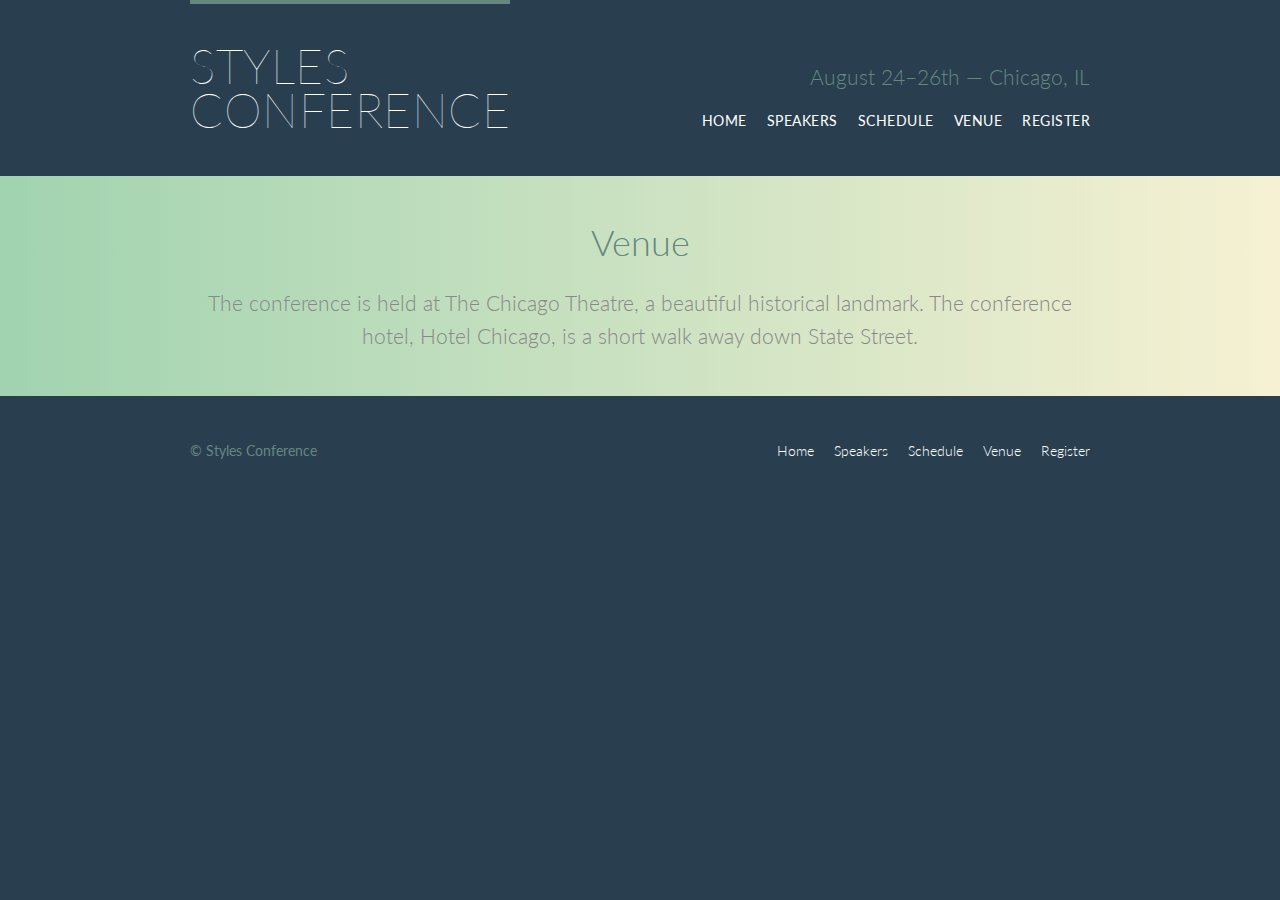
<file: New Folder With Items/venue.html>
<!DOCTYPE html>
<html lang="en">

  <head>
    <meta charset="utf-8">
    <title>Venue - Styles Conference</title>
    <link rel="stylesheet" href="assets/stylesheets/main.css">
    <link rel="stylesheet" href="http://fonts.googleapis.com/css?family=Lato:100,300,400">
  </head>

  <body>

    <!-- Header -->

    <header class="primary-header container group">

      <h1 class="logo">
        <a href="index.html">Styles <br> Conference</a>
      </h1>

      <h3 class="tagline">August 24&ndash;26th &mdash; Chicago, IL</h3>

      <nav class="nav primary-nav">
        <ul>
          <li><a href="index.html">Home</a></li><!--
          --><li><a href="speakers.html">Speakers</a></li><!--
          --><li><a href="schedule.html">Schedule</a></li><!--
          --><li><a href="venue.html">Venue</a></li><!--
          --><li><a href="register.html">Register</a></li>
        </ul>
      </nav>

    </header>

    <!-- Lead -->

    <section class="row-alt">
      <div class="lead container">

        <h1>Venue</h1>

        <p>The conference is held at The Chicago Theatre, a beautiful historical landmark. The conference hotel, Hotel Chicago, is a short walk away down State Street.</p>

      </div>
    </section>

    <!-- Footer -->

    <footer class="primary-footer container group">

      <small>&copy; Styles Conference</small>

      <nav class="nav">
        <ul>
          <li><a href="index.html">Home</a></li><!--
          --><li><a href="speakers.html">Speakers</a></li><!--
          --><li><a href="schedule.html">Schedule</a></li><!--
          --><li><a href="venue.html">Venue</a></li><!--
          --><li><a href="register.html">Register</a></li>
        </ul>
      </nav>

    </footer>

  </body>
</html>
</file>
<file: assets/stylesheets/main.css>
/* http://meyerweb.com/eric/tools/css/reset/
   v2.0 | 20110126
   License: none (public domain)
*/

html, body, div, span, applet, object, iframe,
h1, h2, h3, h4, h5, h6, p, blockquote, pre,
a, abbr, acronym, address, big, cite, code,
del, dfn, em, img, ins, kbd, q, s, samp,
small, strike, strong, sub, sup, tt, var,
b, u, i, center,
dl, dt, dd, ol, ul, li,
fieldset, form, label, legend,
table, caption, tbody, tfoot, thead, tr, th, td,
article, aside, canvas, details, embed,
figure, figcaption, footer, header, hgroup,
menu, nav, output, ruby, section, summary,
time, mark, audio, video {
  margin: 0;
  padding: 0;
  border: 0;
  font-size: 100%;
  font: inherit;
  vertical-align: baseline;
}
/* HTML5 display-role reset for older browsers */
article, aside, details, figcaption, figure,
footer, header, hgroup, menu, nav, section {
  display: block;
}
body {
  line-height: 1;
}
ol, ul {
  list-style: none;
}
blockquote, q {
  quotes: none;
}
blockquote:before, blockquote:after,
q:before, q:after {
  content: '';
  content: none;
}
table {
  border-collapse: collapse;
  border-spacing: 0;
}

/*
  ========================================
  Custom styles
  ========================================
*/

body {
  color: #888;
  font: 300 16px/22px "Lato", "Open Sans", "Helvetica Neue", Helvetica, Arial, sans-serif;
}

/*
  ========================================
  Grid
  ========================================
*/

*,
*:before,
*:after {
  -webkit-box-sizing: border-box;
     -moz-box-sizing: border-box;
          box-sizing: border-box;
}
.container,
.grid {
  margin: 0 auto;
  width: 960px;
}
.container {
  padding-left: 30px;
  padding-right: 30px;
}
.grid,
.col-1-3,
.col-2-3 {
  padding-left: 15px;
  padding-right: 15px;
}
.col-1-3,
.col-2-3  {
  display: inline-block;
  vertical-align: top;
}
.col-1-3 {
  width: 33.33%;
}
.col-2-3 {
  width: 66.66%;
}

/*
  ========================================
  Clearfix
  ========================================
*/

.group:before,
.group:after {
  content: "";
  display: table;
}
.group:after {
  clear: both;
}
.group {
  clear: both;
  *zoom: 1;
}

/*
  ========================================
  Typography
  ========================================
*/

h1, h2, h3, h4 {
  color: #648880;
}
h1, h3, h4, h5, p {
  margin-bottom: 22px;
}
h1 {
  font-size: 36px;
  line-height: 44px;
}
h2 {
  font-size: 24px;
  line-height: 44px;
}
h3 {
  font-size: 21px;
}
h4 {
  font-size: 18px;
}
h5 {
  color: #a9b2b9;
  font-size: 14px;
  font-weight: 400;
  text-transform: uppercase;
}
strong {
  font-weight: 400;
}
cite,
em {
  font-style: italic;
}

/*
  ========================================
  Links
  ========================================
*/

a {
  color: #648880;
  text-decoration: none;
}
a:hover {
  color: #a9b2b9;
}
p a {
  border-bottom: 1px solid #dfe2e5;
}

/*
  ========================================
  Buttons
  ========================================
*/

.btn {
  border-radius: 5px;
  display: inline-block;
  margin: 0;
}
.btn-alt {
  border: 1px solid #dfe2e5;
  padding: 10px 30px;
}

/*
  ========================================
  Primary header
  ========================================
*/

.logo {
  border-top: 4px solid #648880;
  float: left;
  font-size: 48px;
  font-weight: 100;
  letter-spacing: .5px;
  line-height: 44px;
  padding: 40px 0 22px 0;
  text-transform: uppercase;
}
.tagline {
  margin: 66px 0 22px 0;
  text-align: right;
}
.primary-nav {
  font-size: 14px;
  font-weight: 400;
  letter-spacing: .5px;
  text-transform: uppercase;
}

/*
  ========================================
  Primary footer
  ========================================
*/

.primary-footer {
  color: #648880;
  font-size: 14px;
  padding-bottom: 44px;
  padding-top: 44px;
}
.primary-footer small {
  float: left;
  font-weight: 400;
}

/*
  ========================================
  Navigation
  ========================================
*/

.nav {
  text-align: right;
}

/*
  ========================================
  Home
  ========================================
*/

.hero {
  line-height: 44px;
  padding: 22px 80px 66px 80px;
  text-align: center;
}
.hero h2 {
  font-size: 36px;
}
.hero p {
  font-size: 24px;
  font-weight: 100;
}
.teaser a:hover h3 {
  color: #a9b2b9;
}
</file>
<file: assets/assets/stylesheets/main.css>
/* http://meyerweb.com/eric/tools/css/reset/
   v2.0 | 20110126
   License: none (public domain)
*/

html, body, div, span, applet, object, iframe,
h1, h2, h3, h4, h5, h6, p, blockquote, pre,
a, abbr, acronym, address, big, cite, code,
del, dfn, em, img, ins, kbd, q, s, samp,
small, strike, strong, sub, sup, tt, var,
b, u, i, center,
dl, dt, dd, ol, ul, li,
fieldset, form, label, legend,
table, caption, tbody, tfoot, thead, tr, th, td,
article, aside, canvas, details, embed,
figure, figcaption, footer, header, hgroup,
menu, nav, output, ruby, section, summary,
time, mark, audio, video {
  margin: 0;
  padding: 0;
  border: 0;
  font-size: 100%;
  font: inherit;
  vertical-align: baseline;
}
/* HTML5 display-role reset for older browsers */
article, aside, details, figcaption, figure,
footer, header, hgroup, menu, nav, section {
  display: block;
}
body {
  line-height: 1;
}
ol, ul {
  list-style: none;
}
blockquote, q {
  quotes: none;
}
blockquote:before, blockquote:after,
q:before, q:after {
  content: '';
  content: none;
}
table {
  border-collapse: collapse;
  border-spacing: 0;
}

/*
  ========================================
  Custom styles
  ========================================
*/

body {
  background: #293f50;
  color: #888;
  font: 300 16px/22px "Lato", "Open Sans", "Helvetica Neue", Helvetica, Arial, sans-serif;
}

/*
  ========================================
  Grid
  ========================================
*/

*,
*:before,
*:after {
  -webkit-box-sizing: border-box;
     -moz-box-sizing: border-box;
          box-sizing: border-box;
}
.container,
.grid {
  margin: 0 auto;
  width: 960px;
}
.container {
  padding-left: 30px;
  padding-right: 30px;
}
.grid,
.col-1-3,
.col-2-3 {
  padding-left: 15px;
  padding-right: 15px;
}
.col-1-3,
.col-2-3  {
  display: inline-block;
  vertical-align: top;
}
.col-1-3 {
  width: 33.33%;
}
.col-2-3 {
  width: 66.66%;
}

/*
  ========================================
  Clearfix
  ========================================
*/

.group:before,
.group:after {
  content: "";
  display: table;
}
.group:after {
  clear: both;
}
.group {
  clear: both;
  *zoom: 1;
}

/*
  ========================================
  Rows
  ========================================
*/

.row,
.row-alt {
  min-width: 960px;
}
.row {
  background: #fff;
  padding: 66px 0 44px 0;
}
.row-alt {
  background: #cbe2c1;
  background: -webkit-linear-gradient(to right, #a1d3b0, #f6f1d3);
  background:    -moz-linear-gradient(to right, #a1d3b0, #f6f1d3);
  background:         linear-gradient(to right, #a1d3b0, #f6f1d3);
  padding: 44px 0 22px 0;
}

/*
  ========================================
  Typography
  ========================================
*/

h1, h2, h3, h4 {
  color: #648880;
}
h1, h3, h4, h5, p {
  margin-bottom: 22px;
}
h1 {
  font-size: 36px;
  line-height: 44px;
}
h2 {
  font-size: 24px;
  line-height: 44px;
}
h3 {
  font-size: 21px;
}
h4 {
  font-size: 18px;
}
h5 {
  color: #a9b2b9;
  font-size: 14px;
  font-weight: 400;
  text-transform: uppercase;
}
strong {
  font-weight: 400;
}
cite,
em {
  font-style: italic;
}

/*
  ========================================
  Leads
  ========================================
*/

.lead {
  text-align: center;
}
.lead p {
  font-size: 21px;
  line-height: 33px;
}

/*
  ========================================
  Links
  ========================================
*/

a {
  color: #648880;
  text-decoration: none;
}
a:hover {
  color: #a9b2b9;
}
p a {
  border-bottom: 1px solid #dfe2e5;
}
.primary-header a,
.primary-footer a {
  color: #fff;
}
.primary-header a:hover,
.primary-footer a:hover {
  color: #648880;
}

/*
  ========================================
  Buttons
  ========================================
*/

.btn {
  border-radius: 5px;
  color: #fff;
  cursor: pointer;
  display: inline-block;
  font-weight: 400;
  letter-spacing: .5px;
  margin: 0;
  text-transform: uppercase;
}
.btn-default {
  border: 0;
  background: #648880;
  padding: 11px 30px;
  font-size: 14px;
}
.btn-default:hover {
  background: #77a198;
}
.btn-alt {
  border: 1px solid #fff;
  padding: 10px 30px;
}
.btn-alt:hover {
  background: #fff;
  color: #648880;
}

/*
  ========================================
  Primary header
  ========================================
*/

.logo {
  border-top: 4px solid #648880;
  float: left;
  font-size: 48px;
  font-weight: 100;
  letter-spacing: .5px;
  line-height: 44px;
  padding: 40px 0 22px 0;
  text-transform: uppercase;
}
.tagline {
  margin: 66px 0 22px 0;
  text-align: right;
}
.primary-nav {
  font-size: 14px;
  font-weight: 400;
  letter-spacing: .5px;
  text-transform: uppercase;
}

/*
  ========================================
  Primary footer
  ========================================
*/

.primary-footer {
  color: #648880;
  font-size: 14px;
  padding-bottom: 44px;
  padding-top: 44px;
}
.primary-footer small {
  float: left;
  font-weight: 400;
}

/*
  ========================================
  Navigation
  ========================================
*/

.nav {
  text-align: right;
}
.nav li {
  display: inline-block;
  margin: 0 10px;
  vertical-align: top;
}
.nav li:last-child {
  margin-right: 0;
}

/*
  ========================================
  Home
  ========================================
*/

.hero {
  color: #fff;
  line-height: 44px;
  padding: 22px 80px 66px 80px;
  text-align: center;
}
.hero h2 {
  font-size: 36px;
}
.hero p {
  font-size: 24px;
  font-weight: 100;
}
.teaser a:hover h3 {
  color: #a9b2b9;
}
.teaser img {
  border-radius: 5px;
  display: block;
  margin-bottom: 22px;
  max-width: 100%
}

/*
  ========================================
  Speakers
  ========================================
*/

.speaker {
  margin-bottom: 44px;
}
.speaker-info {
  border: 1px solid #dfe2e5;
  border-radius: 5px;
  margin-top: 88px;
  padding-bottom: 22px;
  text-align: center;
}
.speaker-info img {
  border-radius: 50%;
  height: 130px;
  margin: -66px 0 22px 0;
  vertical-align: top;
}

/*
  ========================================
  Venue
  ========================================
*/

.venue-theatre {
  margin-bottom: 66px;
}
.venue-hotel {
  margin-bottom: 22px;
}
.venue-map {
  height: 264px;
}

/*
  ========================================
  Register
  ========================================
*/

.why-attend {
  list-style: square;
  margin: 0 0 22px 30px;
}
form {
  margin-bottom: 22px;
}
input,
select,
textarea {
  font: 300 16px/22px "Lato", "Open Sans", "Helvetica Neue", Helvetica, Arial, sans-serif;
}
.register-group label {
  color: #648880;
  cursor: pointer;
  font-weight: 400;
}
.register-group input,
.register-group select,
.register-group textarea {
  border: 1px solid #c6c9cc;
  border-radius: 5px;
  color: #888;
  display: block;
  margin: 5px 0 27px 0;
  padding: 5px 8px;
}
.register-group input,
.register-group textarea {
  width: 100%;
}
.register-group select {
  height: 34px;
  width: 60px;
}
.register-group textarea {
  height: 78px;
}
</file>
<file: New Folder With Items/assets/stylesheets/main.css>
/* http://meyerweb.com/eric/tools/css/reset/
   v2.0 | 20110126
   License: none (public domain)
*/

html, body, div, span, applet, object, iframe,
h1, h2, h3, h4, h5, h6, p, blockquote, pre,
a, abbr, acronym, address, big, cite, code,
del, dfn, em, img, ins, kbd, q, s, samp,
small, strike, strong, sub, sup, tt, var,
b, u, i, center,
dl, dt, dd, ol, ul, li,
fieldset, form, label, legend,
table, caption, tbody, tfoot, thead, tr, th, td,
article, aside, canvas, details, embed,
figure, figcaption, footer, header, hgroup,
menu, nav, output, ruby, section, summary,
time, mark, audio, video {
  margin: 0;
  padding: 0;
  border: 0;
  font-size: 100%;
  font: inherit;
  vertical-align: baseline;
}
/* HTML5 display-role reset for older browsers */
article, aside, details, figcaption, figure,
footer, header, hgroup, menu, nav, section {
  display: block;
}
body {
  line-height: 1;
}
ol, ul {
  list-style: none;
}
blockquote, q {
  quotes: none;
}
blockquote:before, blockquote:after,
q:before, q:after {
  content: '';
  content: none;
}
table {
  border-collapse: collapse;
  border-spacing: 0;
}

/*
  ========================================
  Custom styles
  ========================================
*/

body {
  background: #293f50;
  color: #888;
  font: 300 16px/22px "Lato", "Open Sans", "Helvetica Neue", Helvetica, Arial, sans-serif;
}

/*
  ========================================
  Grid
  ========================================
*/

*,
*:before,
*:after {
  -webkit-box-sizing: border-box;
     -moz-box-sizing: border-box;
          box-sizing: border-box;
}
.container,
.grid {
  margin: 0 auto;
  width: 960px;
}
.container {
  padding-left: 30px;
  padding-right: 30px;
}
.grid,
.col-1-3,
.col-2-3 {
  padding-left: 15px;
  padding-right: 15px;
}
.col-1-3,
.col-2-3  {
  display: inline-block;
  vertical-align: top;
}
.col-1-3 {
  width: 33.33%;
}
.col-2-3 {
  width: 66.66%;
}

/*
  ========================================
  Clearfix
  ========================================
*/

.group:before,
.group:after {
  content: "";
  display: table;
}
.group:after {
  clear: both;
}
.group {
  clear: both;
  *zoom: 1;
}

/*
  ========================================
  Rows
  ========================================
*/

.row,
.row-alt {
  min-width: 960px;
}
.row {
  background: #fff;
  padding: 66px 0 44px 0;
}
.row-alt {
  background: #cbe2c1;
  background: -webkit-linear-gradient(to right, #a1d3b0, #f6f1d3);
  background:    -moz-linear-gradient(to right, #a1d3b0, #f6f1d3);
  background:         linear-gradient(to right, #a1d3b0, #f6f1d3);
  padding: 44px 0 22px 0;
}

/*
  ========================================
  Typography
  ========================================
*/

h1, h2, h3, h4 {
  color: #648880;
}
h1, h3, h4, h5, p {
  margin-bottom: 22px;
}
h1 {
  font-size: 36px;
  line-height: 44px;
}
h2 {
  font-size: 24px;
  line-height: 44px;
}
h3 {
  font-size: 21px;
}
h4 {
  font-size: 18px;
}
h5 {
  color: #a9b2b9;
  font-size: 14px;
  font-weight: 400;
  text-transform: uppercase;
}
strong {
  font-weight: 400;
}
cite,
em {
  font-style: italic;
}

/*
  ========================================
  Leads
  ========================================
*/

.lead {
  text-align: center;
}
.lead p {
  font-size: 21px;
  line-height: 33px;
}

/*
  ========================================
  Links
  ========================================
*/

a {
  color: #648880;
  text-decoration: none;
}
a:hover {
  color: #a9b2b9;
}
p a {
  border-bottom: 1px solid #dfe2e5;
}
.primary-header a,
.primary-footer a {
  color: #fff;
}
.primary-header a:hover,
.primary-footer a:hover {
  color: #648880;
}

/*
  ========================================
  Buttons
  ========================================
*/

.btn {
  border-radius: 5px;
  color: #fff;
  cursor: pointer;
  display: inline-block;
  font-weight: 400;
  letter-spacing: .5px;
  margin: 0;
  text-transform: uppercase;
}
.btn-alt {
  border: 1px solid #fff;
  padding: 10px 30px;
}
.btn-alt:hover {
  background: #fff;
  color: #648880;
}

/*
  ========================================
  Primary header
  ========================================
*/

.logo {
  border-top: 4px solid #648880;
  float: left;
  font-size: 48px;
  font-weight: 100;
  letter-spacing: .5px;
  line-height: 44px;
  padding: 40px 0 22px 0;
  text-transform: uppercase;
}
.tagline {
  margin: 66px 0 22px 0;
  text-align: right;
}
.primary-nav {
  font-size: 14px;
  font-weight: 400;
  letter-spacing: .5px;
  text-transform: uppercase;
}

/*
  ========================================
  Primary footer
  ========================================
*/

.primary-footer {
  color: #648880;
  font-size: 14px;
  padding-bottom: 44px;
  padding-top: 44px;
}
.primary-footer small {
  float: left;
  font-weight: 400;
}

/*
  ========================================
  Navigation
  ========================================
*/

.nav {
  text-align: right;
}
.nav li {
  display: inline-block;
  margin: 0 10px;
  vertical-align: top;
}
.nav li:last-child {
  margin-right: 0;
}

/*
  ========================================
  Home
  ========================================
*/

.hero {
  color: #fff;
  line-height: 44px;
  padding: 22px 80px 66px 80px;
  text-align: center;
}
.hero h2 {
  font-size: 36px;
}
.hero p {
  font-size: 24px;
  font-weight: 100;
}
.teaser a:hover h3 {
  color: #a9b2b9;
}

/*
  ========================================
  Speakers
  ========================================
*/

.speaker {
  margin-bottom: 44px;
}
.speaker-info {
  border: 1px solid #dfe2e5;
  border-radius: 5px;
  margin-top: 88px;
  padding: 22px 0;
  text-align: center;
}
</file>
